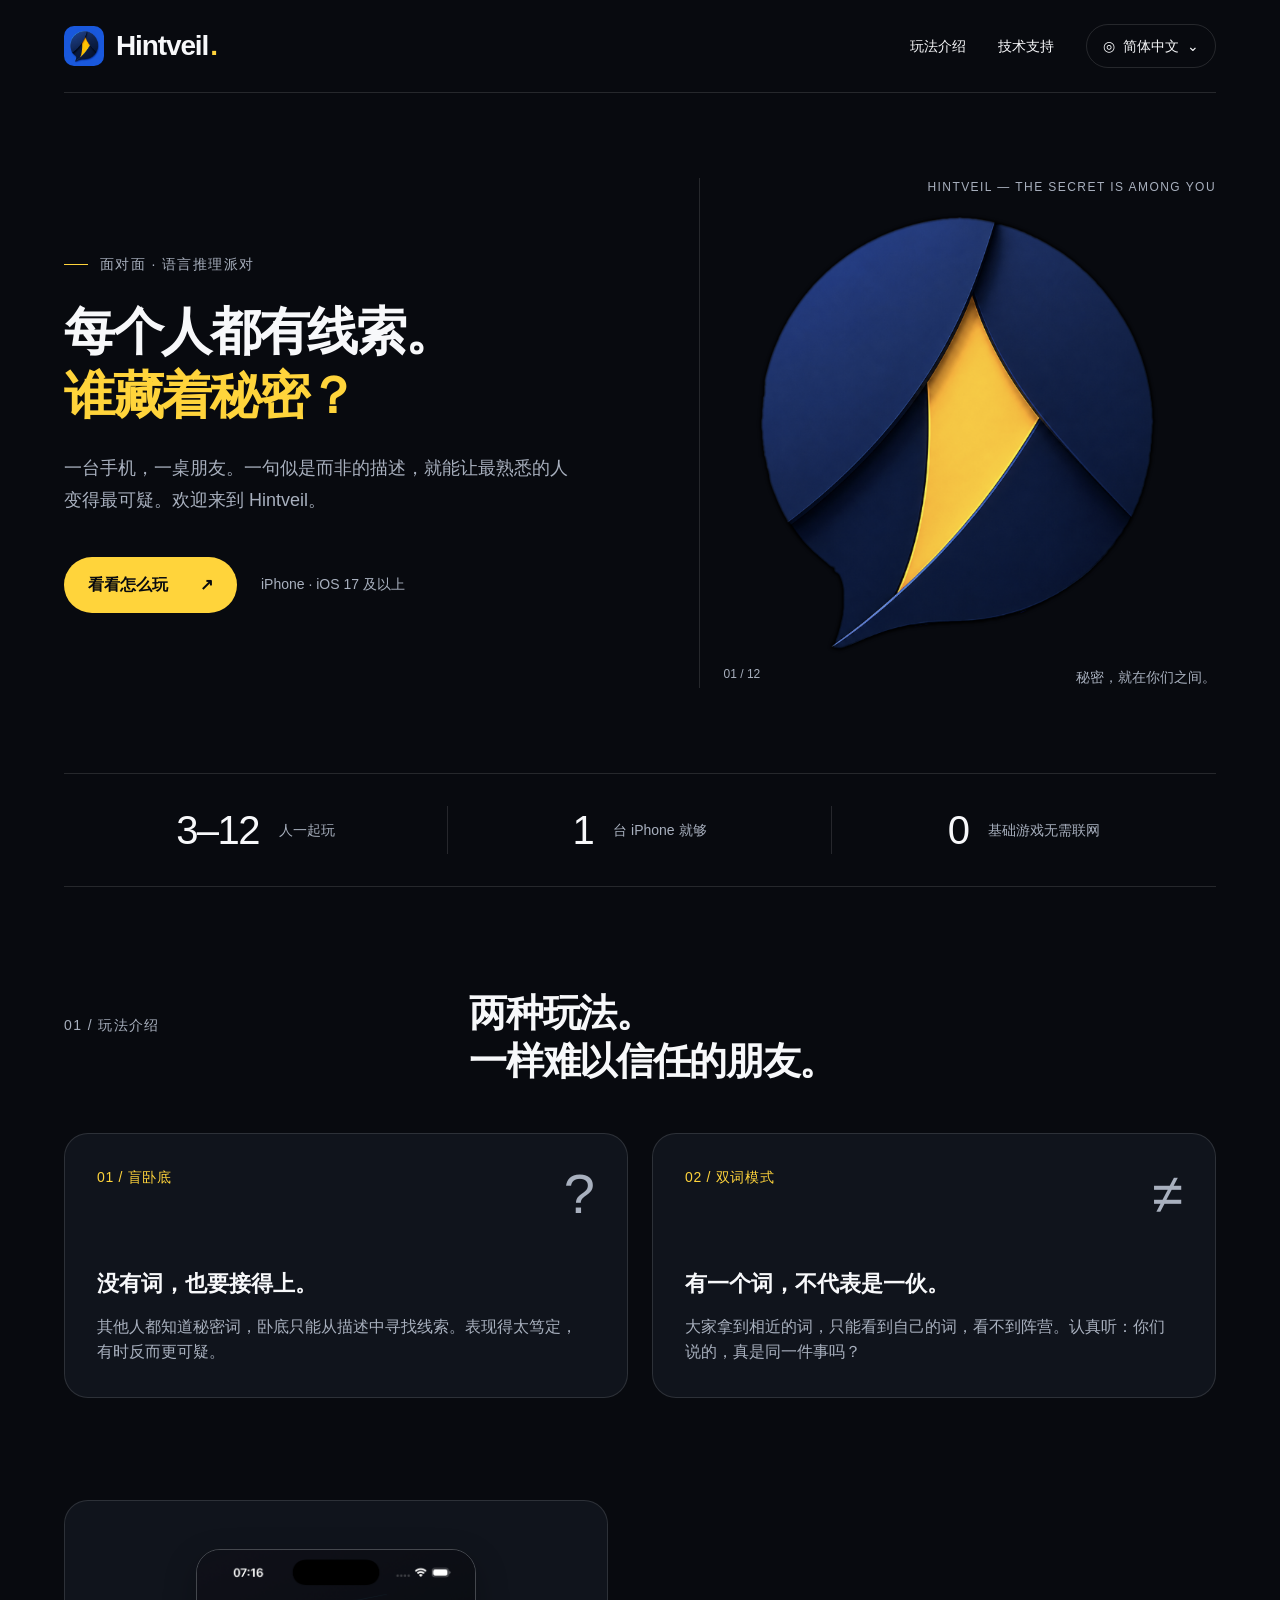
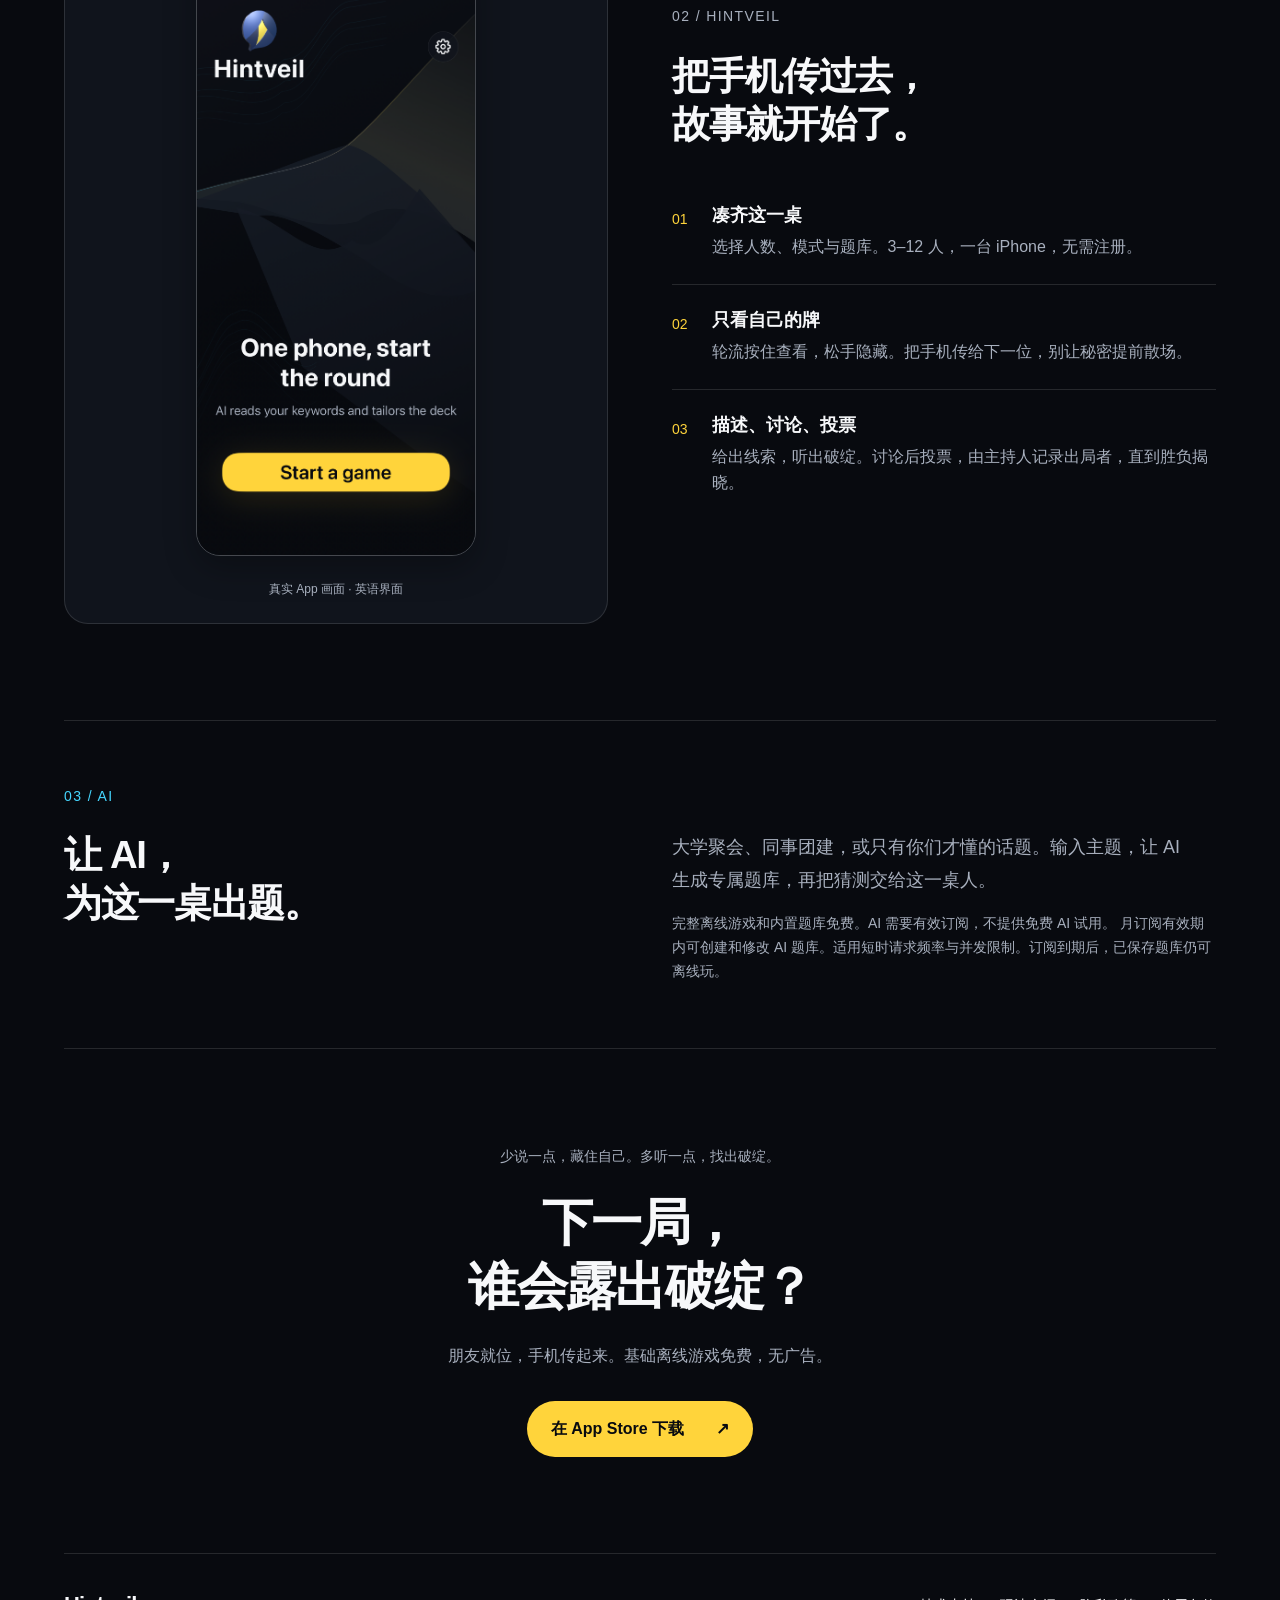
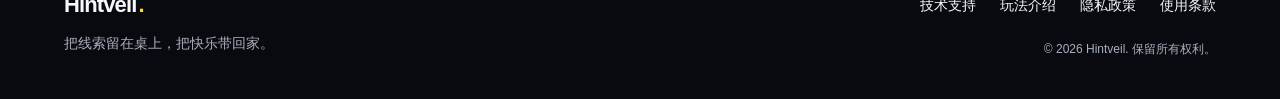
<file: index.html>
<!doctype html><html lang="zh-Hans"><head><meta charset="utf-8"><meta name="viewport" content="width=device-width,initial-scale=1"><meta name="color-scheme" content="dark"><meta name="theme-color" content="#080A0F"><title>Hintveil — 面对面 · 语言推理派对</title><meta name="description" content="一台手机，一桌朋友。一句似是而非的描述，就能让最熟悉的人变得最可疑。欢迎来到 Hintveil。"><meta property="og:title" content="Hintveil — 面对面 · 语言推理派对"><meta property="og:description" content="一台手机，一桌朋友。一句似是而非的描述，就能让最熟悉的人变得最可疑。欢迎来到 Hintveil。"><meta property="og:type" content="website"><link rel="canonical" href="https://zhangqun2009-netizen.github.io/Hintveil-website/index.html"><link rel="alternate" hreflang="zh-Hans" href="https://zhangqun2009-netizen.github.io/Hintveil-website/index.html"><link rel="alternate" hreflang="zh-Hant" href="https://zhangqun2009-netizen.github.io/Hintveil-website/zh-Hant/index.html"><link rel="alternate" hreflang="en" href="https://zhangqun2009-netizen.github.io/Hintveil-website/en/index.html"><link rel="alternate" hreflang="ja" href="https://zhangqun2009-netizen.github.io/Hintveil-website/ja/index.html"><link rel="alternate" hreflang="ko" href="https://zhangqun2009-netizen.github.io/Hintveil-website/ko/index.html"><link rel="icon" href="assets/icon.png"><link rel="apple-touch-icon" href="assets/icon.png"><link rel="stylesheet" href="styles.css"><script src="site.js" defer></script></head><body><a class="skip" href="#main">跳转至正文</a><header class="header wrap"><a class="brand" href="index.html" aria-label="Hintveil"><img src="assets/icon.png" alt="" width="40" height="40">Hintveil<span class="brand-period">.</span></a><nav class="main-nav" aria-label="玩法介绍"><a href="index.html#how">玩法介绍</a><a href="support/index.html" >技术支持</a></nav><details class="language"><summary aria-label="选择语言"><span aria-hidden="true">◎</span> 简体中文 <span aria-hidden="true">⌄</span></summary><nav aria-label="选择语言"><a href="index.html" lang="zh-Hans" hreflang="zh-Hans" aria-current="page">简体中文</a><a href="zh-Hant/index.html" lang="zh-Hant" hreflang="zh-Hant">繁體中文</a><a href="en/index.html" lang="en" hreflang="en">English</a><a href="ja/index.html" lang="ja" hreflang="ja">日本語</a><a href="ko/index.html" lang="ko" hreflang="ko">한국어</a></nav></details></header><main id="main"><section class="hero wrap"><div class="hero-copy"><p class="eyebrow"><span class="tiny-line"></span>面对面 · 语言推理派对</p><h1>每个人都有线索。<br><em>谁藏着秘密？</em></h1><p class="lede">一台手机，一桌朋友。一句似是而非的描述，就能让最熟悉的人变得最可疑。欢迎来到 Hintveil。</p><div class="hero-actions"><a class="button" href="#how">看看怎么玩 <span aria-hidden="true">↗</span></a><span class="availability">iPhone · iOS 17 及以上</span></div></div><div class="hero-art"><span class="art-label">HINTVEIL — THE SECRET IS AMONG YOU</span><img class="emblem" src="assets/emblem.png" width="588" height="656" alt="" fetchpriority="high"><span class="art-coordinate">01 / 12</span><span class="art-caption">秘密，就在你们之间。</span></div></section><section class="stats wrap" aria-label="Hintveil"><div><strong>3–12</strong><span>人一起玩</span></div><div><strong>1</strong><span>台 iPhone 就够</span></div><div><strong>0</strong><span>基础游戏无需联网</span></div></section><section class="modes-section wrap" id="modes"><div class="section-head"><p class="eyebrow">01 / 玩法介绍</p><h2>两种玩法。<br>一样难以信任的朋友。</h2></div><div class="modes"><article class="mode"><div class="mode-top"><span class="eyebrow">01 / 盲卧底</span><span class="mode-glyph" aria-hidden="true">?</span></div><h3>没有词，也要接得上。</h3><p>其他人都知道秘密词，卧底只能从描述中寻找线索。表现得太笃定，有时反而更可疑。</p></article><article class="mode"><div class="mode-top"><span class="eyebrow">02 / 双词模式</span><span class="mode-glyph" aria-hidden="true">≠</span></div><h3>有一个词，不代表是一伙。</h3><p>大家拿到相近的词，只能看到自己的词，看不到阵营。认真听：你们说的，真是同一件事吗？</p></article></div></section><section id="how" class="how-section wrap"><div class="screen-stage"><figure><img class="app-screen" src="assets/app-screen.png" width="1206" height="2622" alt="真实 App 画面 · 英语界面" loading="lazy"><figcaption>真实 App 画面 · 英语界面</figcaption></figure></div><div class="how-copy"><p class="eyebrow">02 / HINTVEIL</p><h2>把手机传过去，<br>故事就开始了。</h2><ol class="steps"><li><span class="step-number">01</span><div><h3>凑齐这一桌</h3><p>选择人数、模式与题库。3–12 人，一台 iPhone，无需注册。</p></div></li><li><span class="step-number">02</span><div><h3>只看自己的牌</h3><p>轮流按住查看，松手隐藏。把手机传给下一位，别让秘密提前散场。</p></div></li><li><span class="step-number">03</span><div><h3>描述、讨论、投票</h3><p>给出线索，听出破绽。讨论后投票，由主持人记录出局者，直到胜负揭晓。</p></div></li></ol></div></section><section class="ai-section wrap"><p class="eyebrow">03 / AI</p><div class="ai-grid"><h2>让 AI，<br>为这一桌出题。</h2><div><p class="lede">大学聚会、同事团建，或只有你们才懂的话题。输入主题，让 AI 生成专属题库，再把猜测交给这一桌人。</p><p class="small">完整离线游戏和内置题库免费。AI 需要有效订阅，不提供免费 AI 试用。 月订阅有效期内可创建和修改 AI 题库。适用短时请求频率与并发限制。订阅到期后，已保存题库仍可离线玩。</p></div></div></section><section class="closing wrap"><p class="eyebrow">少说一点，藏住自己。多听一点，找出破绽。</p><h2>下一局，<br>谁会露出破绽？</h2><p>朋友就位，手机传起来。基础离线游戏免费，无广告。</p><a class="button" href="https://apps.apple.com/app/id6810565005">在 App Store 下载 <span aria-hidden="true">↗</span></a></section></main><footer class="footer wrap"><div><a href="index.html" class="brand">Hintveil<span class="brand-period">.</span></a><p>把线索留在桌上，把快乐带回家。</p></div><div class="footer-links"><a href="support/index.html">技术支持</a><a href="index.html#how">玩法介绍</a><a href="legal.html#privacy">隐私政策</a><a href="legal.html#terms">使用条款</a><span>© 2026 Hintveil. 保留所有权利。</span></div></footer></body></html>
</file>
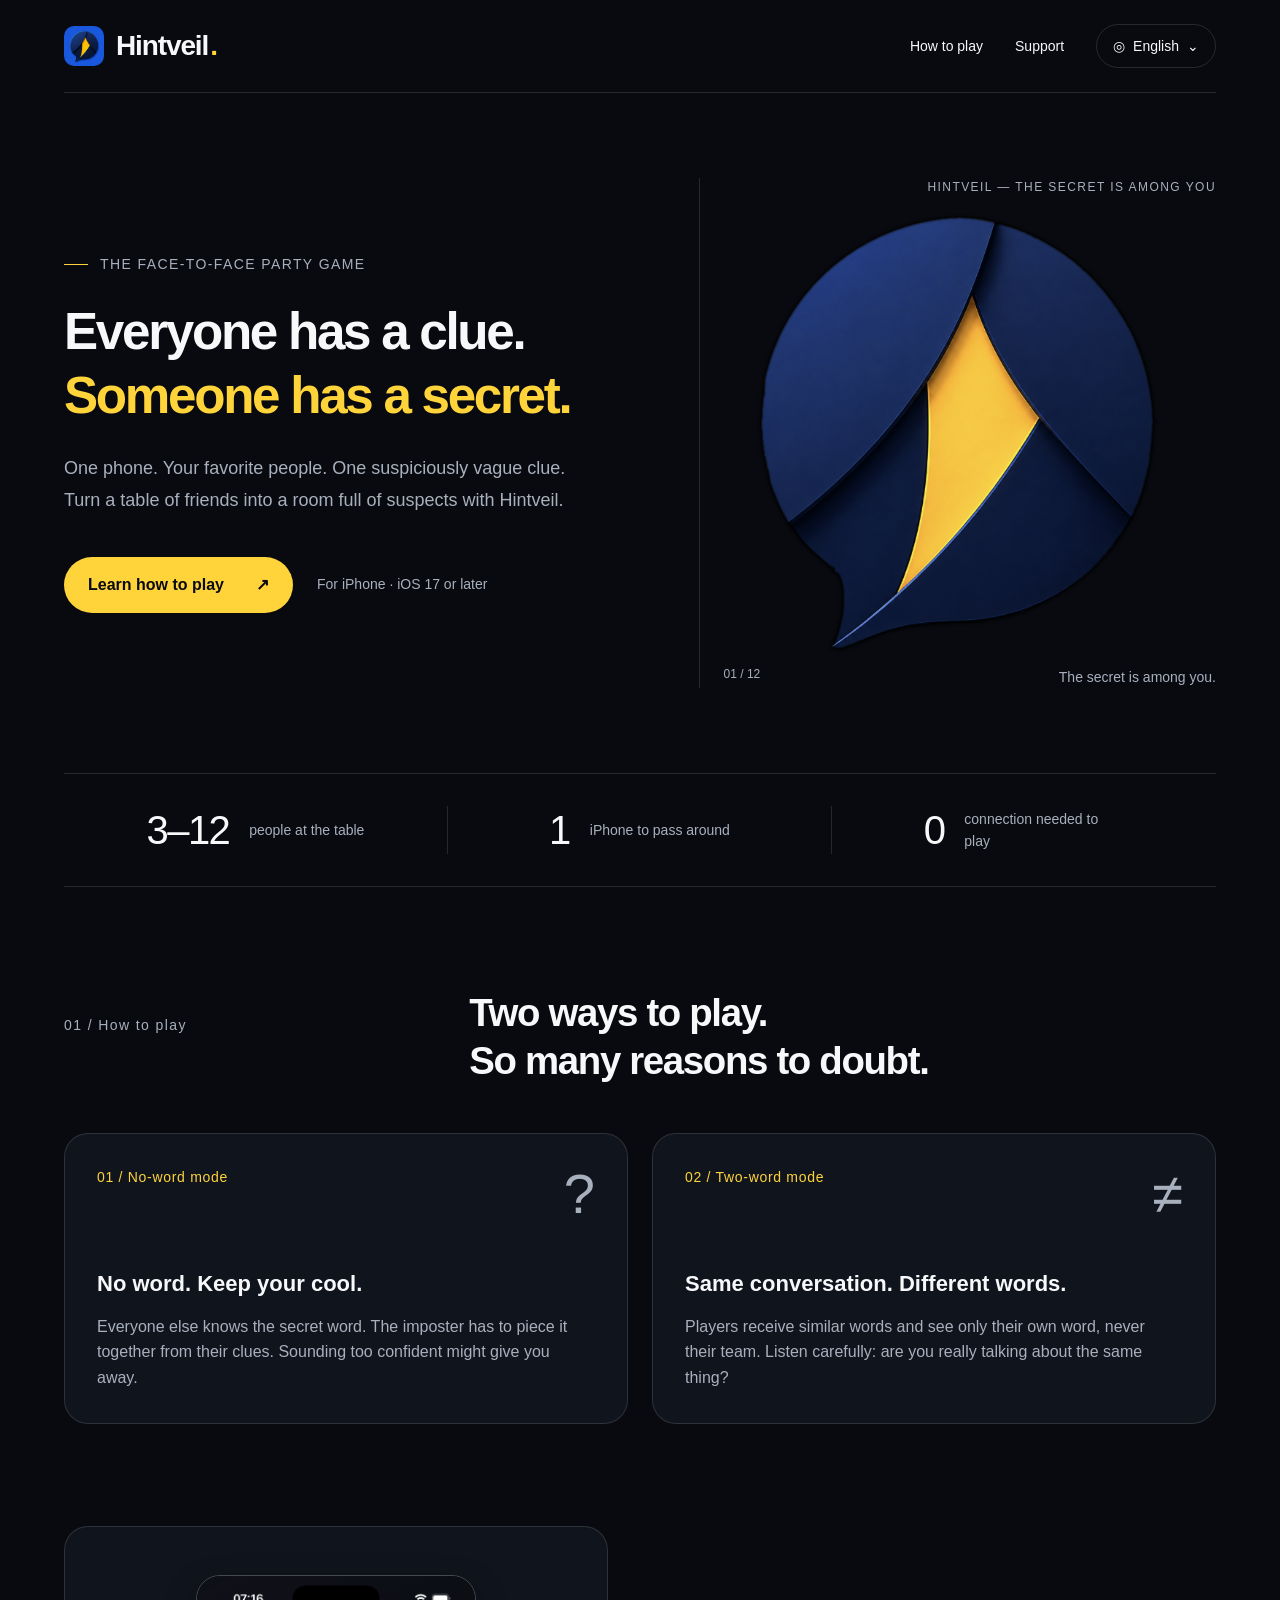
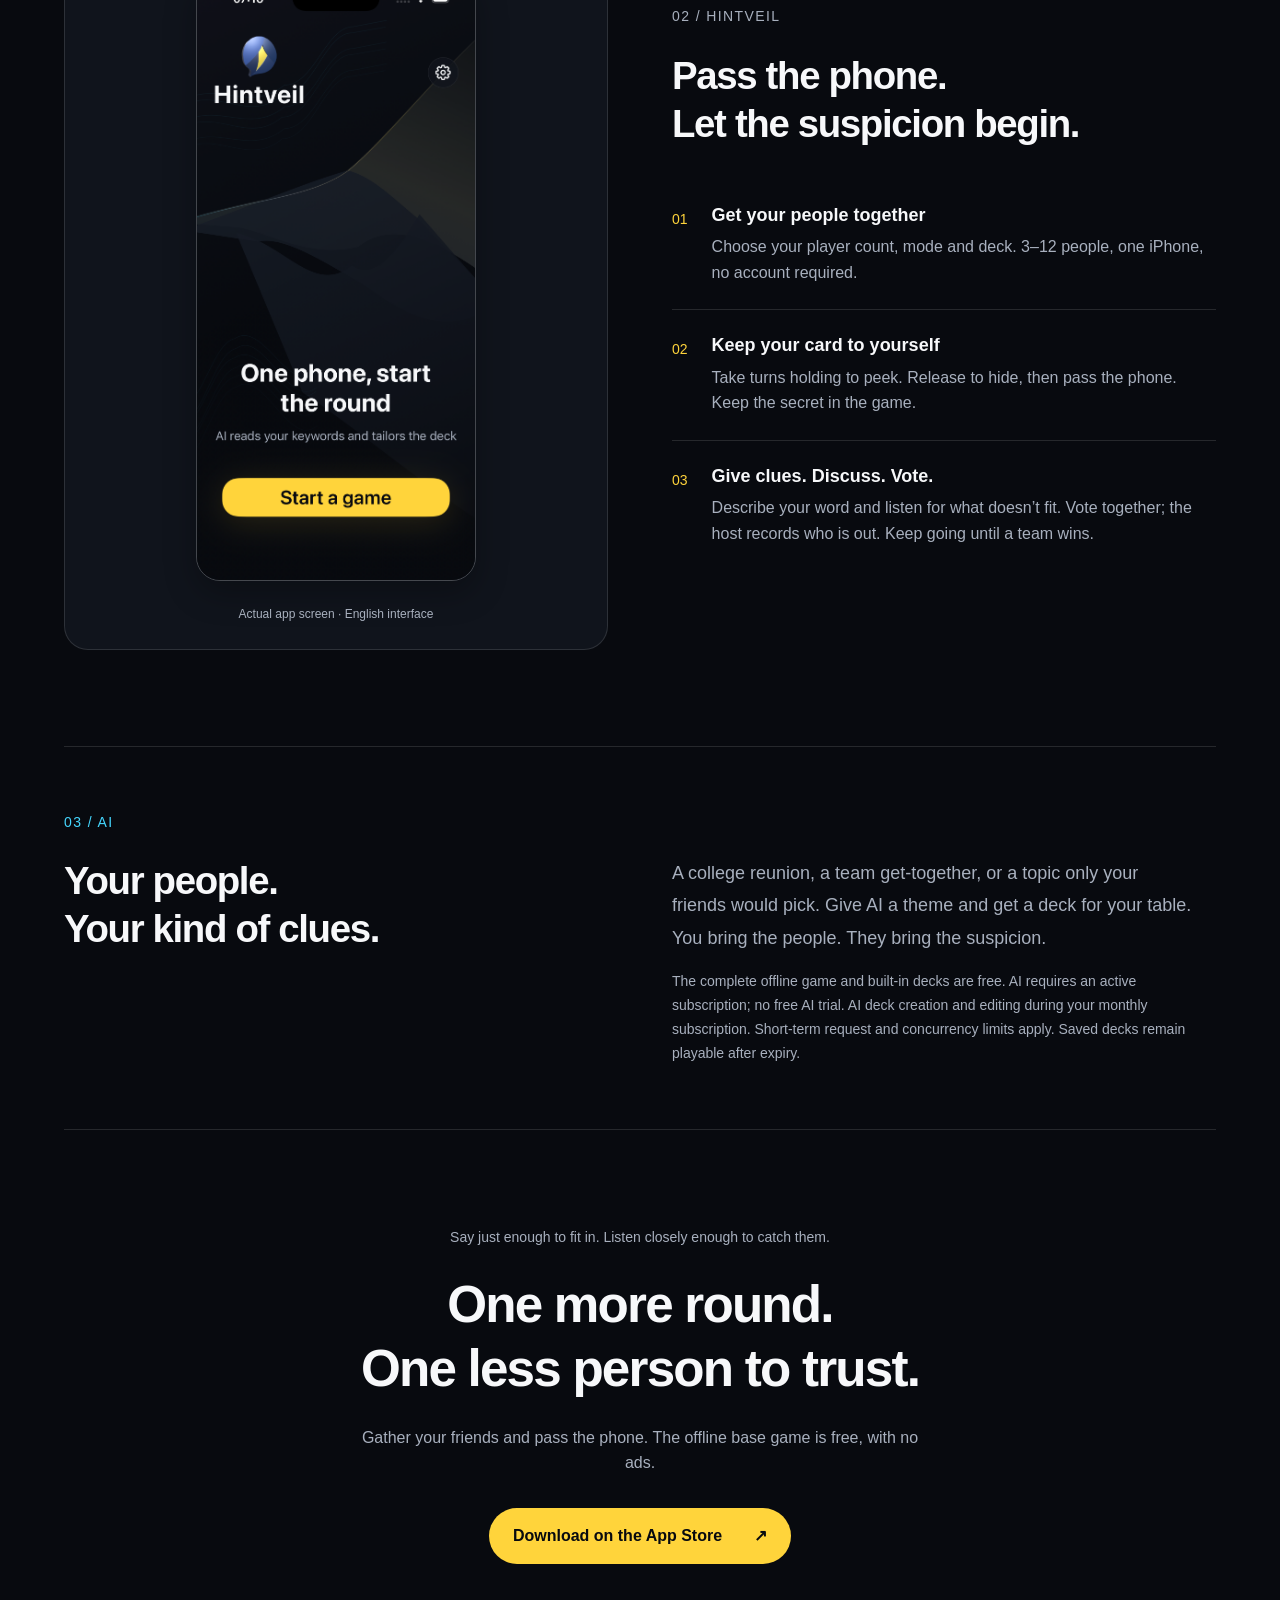
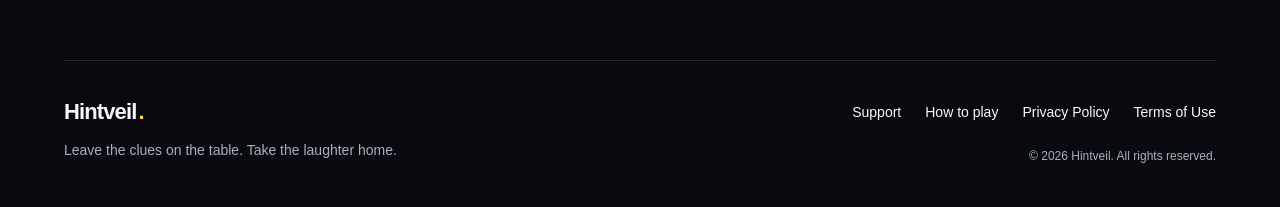
<file: en/index.html>
<!doctype html><html lang="en"><head><meta charset="utf-8"><meta name="viewport" content="width=device-width,initial-scale=1"><meta name="color-scheme" content="dark"><meta name="theme-color" content="#080A0F"><title>Hintveil — THE FACE-TO-FACE PARTY GAME</title><meta name="description" content="One phone. Your favorite people. One suspiciously vague clue. Turn a table of friends into a room full of suspects with Hintveil."><meta property="og:title" content="Hintveil — THE FACE-TO-FACE PARTY GAME"><meta property="og:description" content="One phone. Your favorite people. One suspiciously vague clue. Turn a table of friends into a room full of suspects with Hintveil."><meta property="og:type" content="website"><link rel="canonical" href="https://zhangqun2009-netizen.github.io/Hintveil-website/en/index.html"><link rel="alternate" hreflang="zh-Hans" href="https://zhangqun2009-netizen.github.io/Hintveil-website/index.html"><link rel="alternate" hreflang="zh-Hant" href="https://zhangqun2009-netizen.github.io/Hintveil-website/zh-Hant/index.html"><link rel="alternate" hreflang="en" href="https://zhangqun2009-netizen.github.io/Hintveil-website/en/index.html"><link rel="alternate" hreflang="ja" href="https://zhangqun2009-netizen.github.io/Hintveil-website/ja/index.html"><link rel="alternate" hreflang="ko" href="https://zhangqun2009-netizen.github.io/Hintveil-website/ko/index.html"><link rel="icon" href="../assets/icon.png"><link rel="apple-touch-icon" href="../assets/icon.png"><link rel="stylesheet" href="../styles.css"><script src="../site.js" defer></script></head><body><a class="skip" href="#main">Skip to content</a><header class="header wrap"><a class="brand" href="../en/index.html" aria-label="Hintveil"><img src="../assets/icon.png" alt="" width="40" height="40">Hintveil<span class="brand-period">.</span></a><nav class="main-nav" aria-label="How to play"><a href="../en/index.html#how">How to play</a><a href="../en/support/index.html" >Support</a></nav><details class="language"><summary aria-label="Choose language"><span aria-hidden="true">◎</span> English <span aria-hidden="true">⌄</span></summary><nav aria-label="Choose language"><a href="../index.html" lang="zh-Hans" hreflang="zh-Hans">简体中文</a><a href="../zh-Hant/index.html" lang="zh-Hant" hreflang="zh-Hant">繁體中文</a><a href="../en/index.html" lang="en" hreflang="en" aria-current="page">English</a><a href="../ja/index.html" lang="ja" hreflang="ja">日本語</a><a href="../ko/index.html" lang="ko" hreflang="ko">한국어</a></nav></details></header><main id="main"><section class="hero wrap"><div class="hero-copy"><p class="eyebrow"><span class="tiny-line"></span>THE FACE-TO-FACE PARTY GAME</p><h1>Everyone has a clue.<br><em>Someone has a secret.</em></h1><p class="lede">One phone. Your favorite people. One suspiciously vague clue. Turn a table of friends into a room full of suspects with Hintveil.</p><div class="hero-actions"><a class="button" href="#how">Learn how to play <span aria-hidden="true">↗</span></a><span class="availability">For iPhone · iOS 17 or later</span></div></div><div class="hero-art"><span class="art-label">HINTVEIL — THE SECRET IS AMONG YOU</span><img class="emblem" src="../assets/emblem.png" width="588" height="656" alt="" fetchpriority="high"><span class="art-coordinate">01 / 12</span><span class="art-caption">The secret is among you.</span></div></section><section class="stats wrap" aria-label="Hintveil"><div><strong>3–12</strong><span>people at the table</span></div><div><strong>1</strong><span>iPhone to pass around</span></div><div><strong>0</strong><span>connection needed to play</span></div></section><section class="modes-section wrap" id="modes"><div class="section-head"><p class="eyebrow">01 / How to play</p><h2>Two ways to play.<br>So many reasons to doubt.</h2></div><div class="modes"><article class="mode"><div class="mode-top"><span class="eyebrow">01 / No-word mode</span><span class="mode-glyph" aria-hidden="true">?</span></div><h3>No word. Keep your cool.</h3><p>Everyone else knows the secret word. The imposter has to piece it together from their clues. Sounding too confident might give you away.</p></article><article class="mode"><div class="mode-top"><span class="eyebrow">02 / Two-word mode</span><span class="mode-glyph" aria-hidden="true">≠</span></div><h3>Same conversation. Different words.</h3><p>Players receive similar words and see only their own word, never their team. Listen carefully: are you really talking about the same thing?</p></article></div></section><section id="how" class="how-section wrap"><div class="screen-stage"><figure><img class="app-screen" src="../assets/app-screen.png" width="1206" height="2622" alt="Actual app screen · English interface" loading="lazy"><figcaption>Actual app screen · English interface</figcaption></figure></div><div class="how-copy"><p class="eyebrow">02 / HINTVEIL</p><h2>Pass the phone.<br>Let the suspicion begin.</h2><ol class="steps"><li><span class="step-number">01</span><div><h3>Get your people together</h3><p>Choose your player count, mode and deck. 3–12 people, one iPhone, no account required.</p></div></li><li><span class="step-number">02</span><div><h3>Keep your card to yourself</h3><p>Take turns holding to peek. Release to hide, then pass the phone. Keep the secret in the game.</p></div></li><li><span class="step-number">03</span><div><h3>Give clues. Discuss. Vote.</h3><p>Describe your word and listen for what doesn’t fit. Vote together; the host records who is out. Keep going until a team wins.</p></div></li></ol></div></section><section class="ai-section wrap"><p class="eyebrow">03 / AI</p><div class="ai-grid"><h2>Your people.<br>Your kind of clues.</h2><div><p class="lede">A college reunion, a team get-together, or a topic only your friends would pick. Give AI a theme and get a deck for your table. You bring the people. They bring the suspicion.</p><p class="small">The complete offline game and built-in decks are free. AI requires an active subscription; no free AI trial. AI deck creation and editing during your monthly subscription. Short-term request and concurrency limits apply. Saved decks remain playable after expiry.</p></div></div></section><section class="closing wrap"><p class="eyebrow">Say just enough to fit in. Listen closely enough to catch them.</p><h2>One more round.<br>One less person to trust.</h2><p>Gather your friends and pass the phone. The offline base game is free, with no ads.</p><a class="button" href="https://apps.apple.com/app/id6810565005">Download on the App Store <span aria-hidden="true">↗</span></a></section></main><footer class="footer wrap"><div><a href="../en/index.html" class="brand">Hintveil<span class="brand-period">.</span></a><p>Leave the clues on the table. Take the laughter home.</p></div><div class="footer-links"><a href="../en/support/index.html">Support</a><a href="../en/index.html#how">How to play</a><a href="../en/legal.html#privacy">Privacy Policy</a><a href="../en/legal.html#terms">Terms of Use</a><span>© 2026 Hintveil. All rights reserved.</span></div></footer></body></html>
</file>
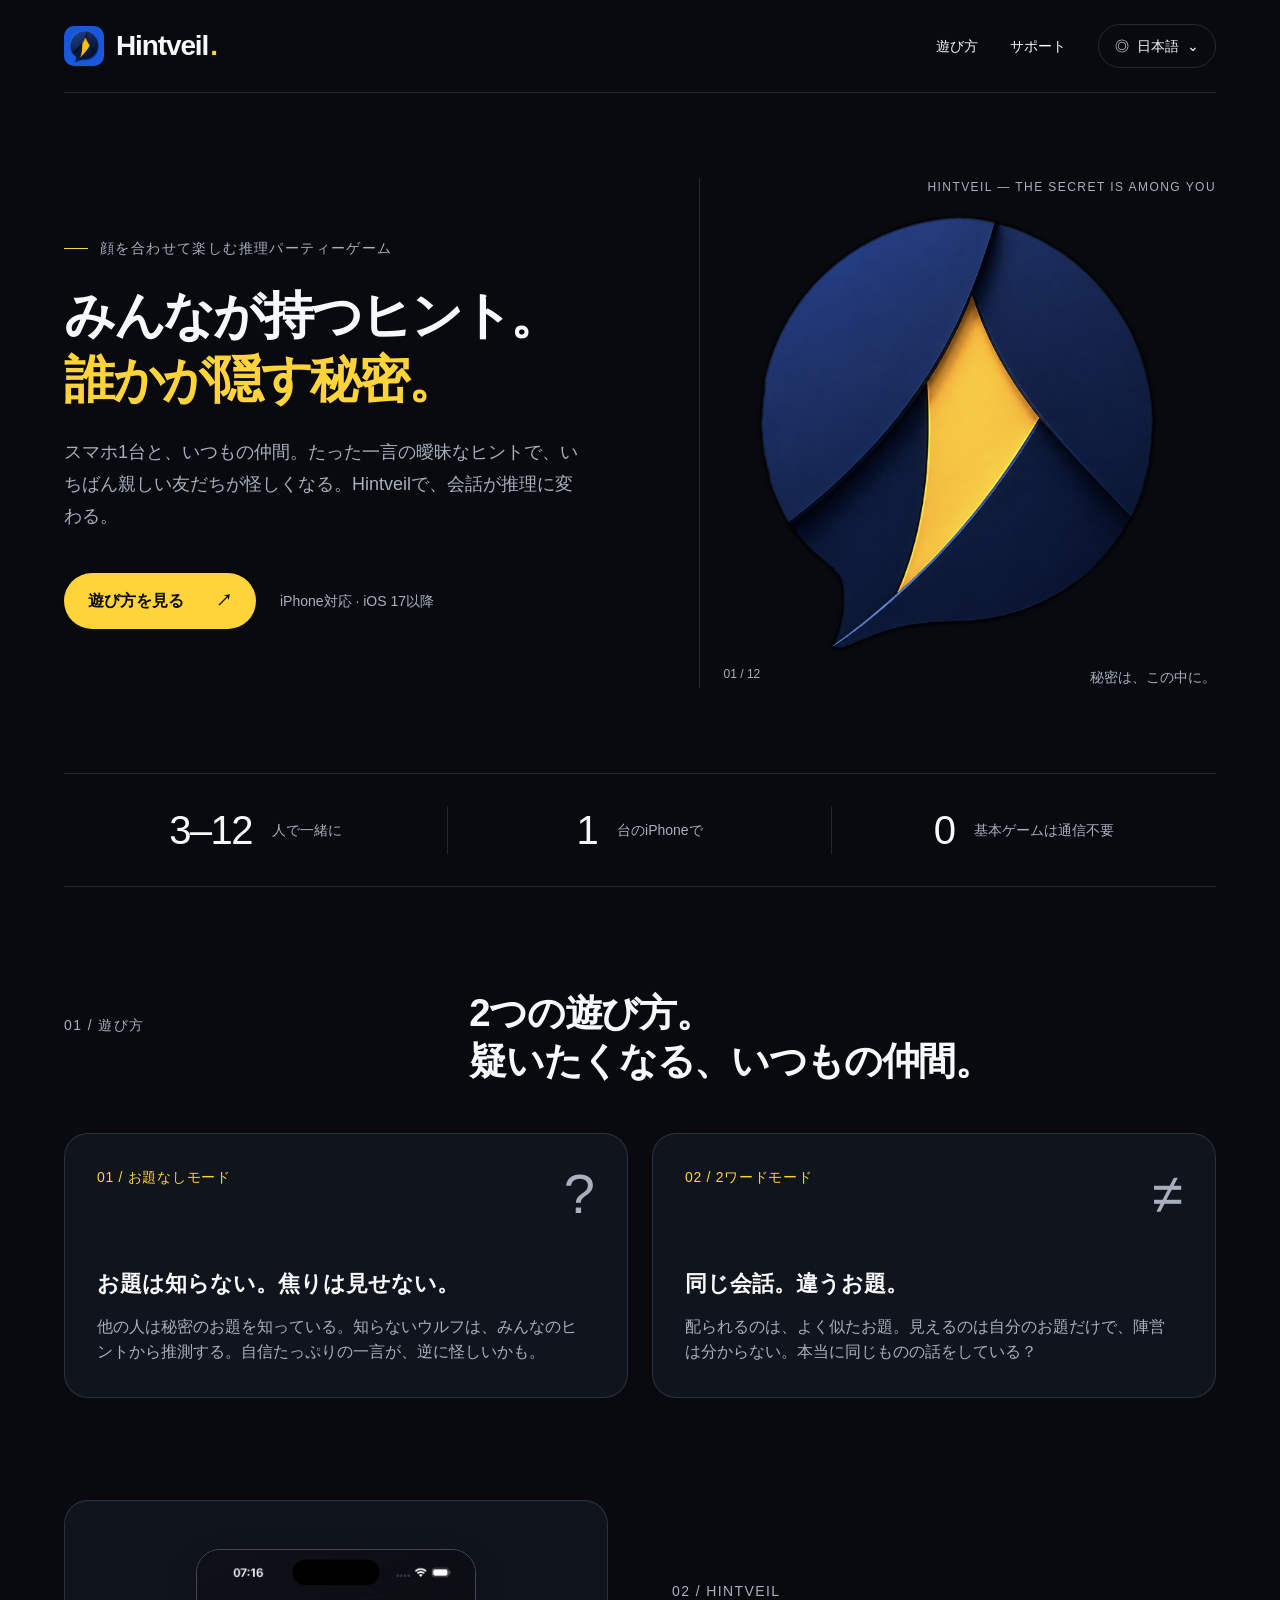
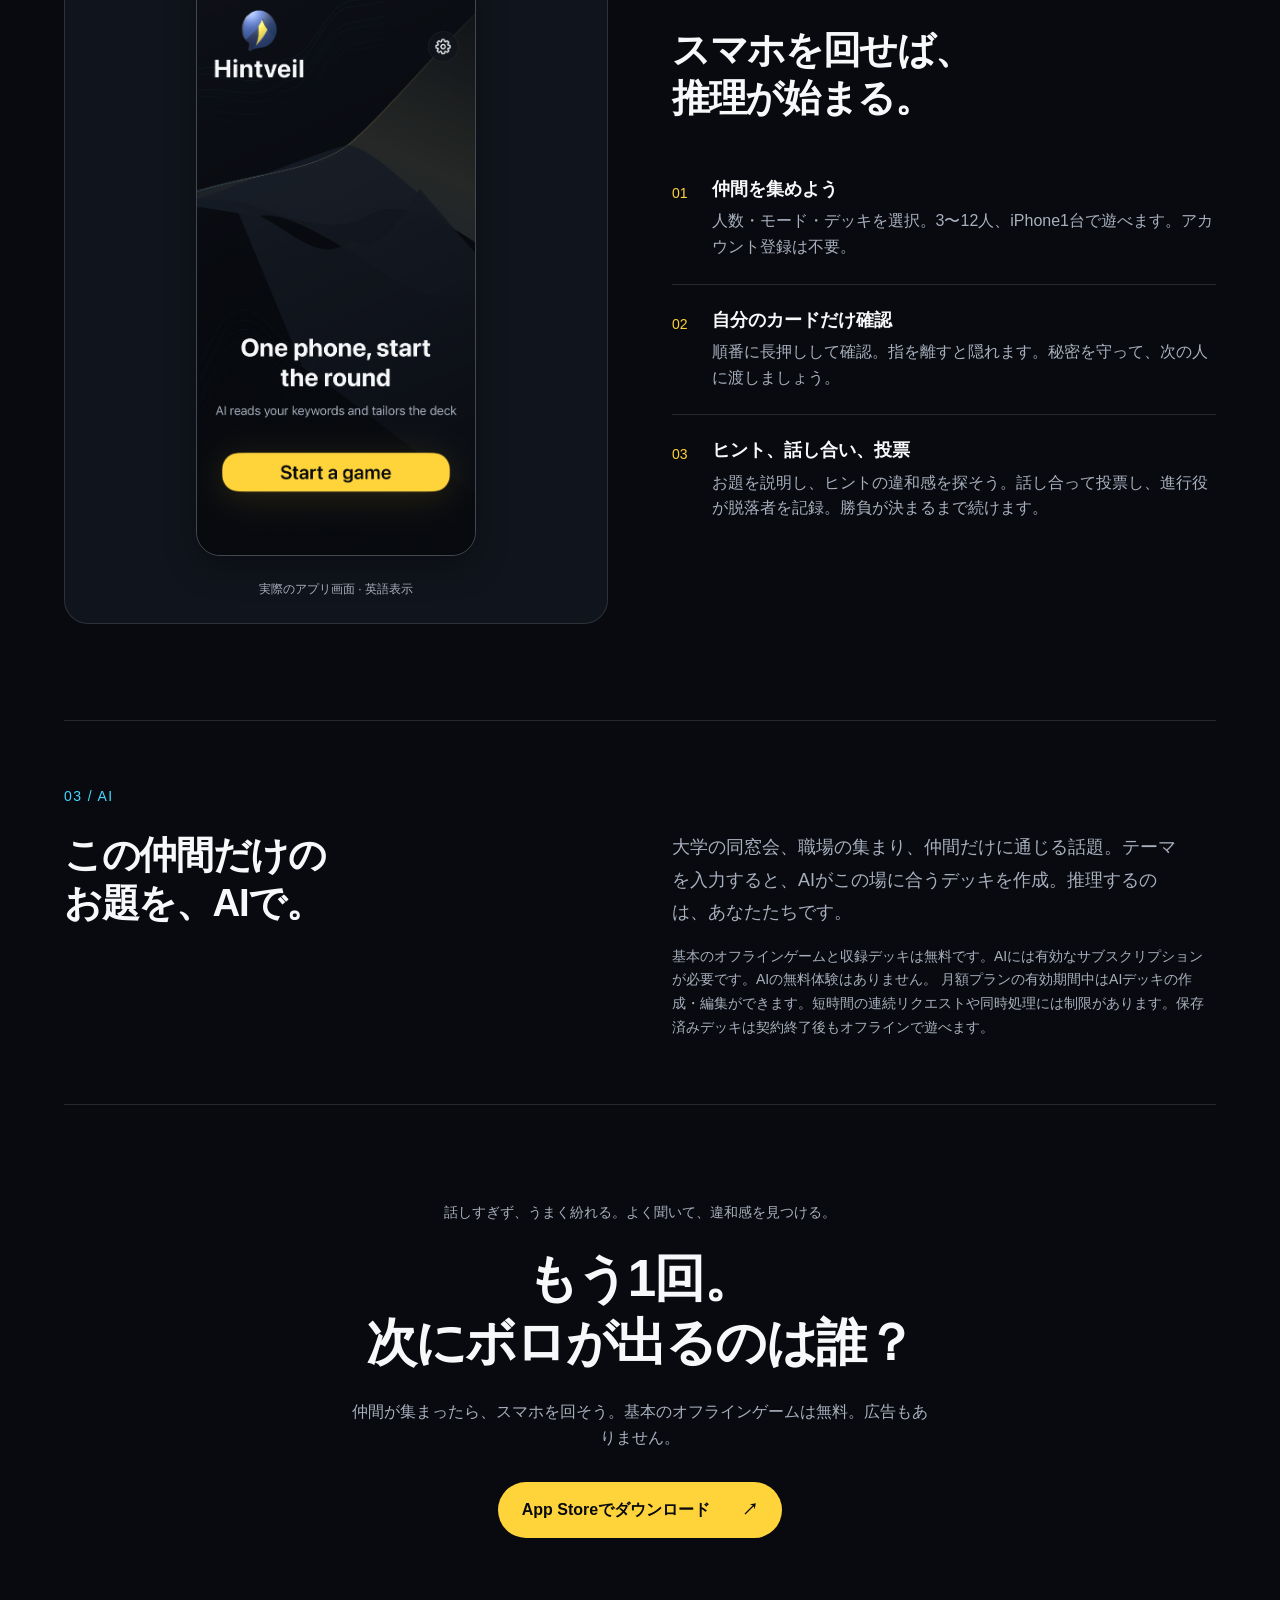
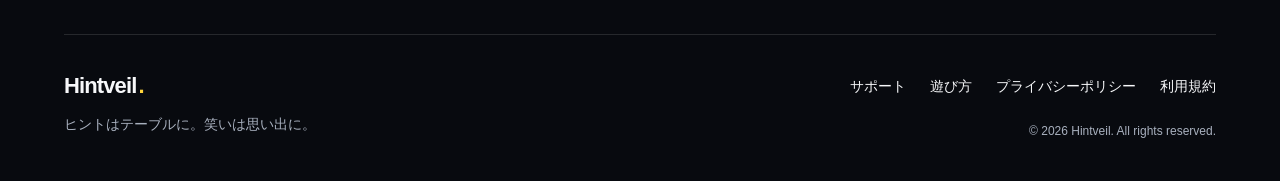
<file: ja/index.html>
<!doctype html><html lang="ja"><head><meta charset="utf-8"><meta name="viewport" content="width=device-width,initial-scale=1"><meta name="color-scheme" content="dark"><meta name="theme-color" content="#080A0F"><title>Hintveil — 顔を合わせて楽しむ推理パーティーゲーム</title><meta name="description" content="スマホ1台と、いつもの仲間。たった一言の曖昧なヒントで、いちばん親しい友だちが怪しくなる。Hintveilで、会話が推理に変わる。"><meta property="og:title" content="Hintveil — 顔を合わせて楽しむ推理パーティーゲーム"><meta property="og:description" content="スマホ1台と、いつもの仲間。たった一言の曖昧なヒントで、いちばん親しい友だちが怪しくなる。Hintveilで、会話が推理に変わる。"><meta property="og:type" content="website"><link rel="canonical" href="https://zhangqun2009-netizen.github.io/Hintveil-website/ja/index.html"><link rel="alternate" hreflang="zh-Hans" href="https://zhangqun2009-netizen.github.io/Hintveil-website/index.html"><link rel="alternate" hreflang="zh-Hant" href="https://zhangqun2009-netizen.github.io/Hintveil-website/zh-Hant/index.html"><link rel="alternate" hreflang="en" href="https://zhangqun2009-netizen.github.io/Hintveil-website/en/index.html"><link rel="alternate" hreflang="ja" href="https://zhangqun2009-netizen.github.io/Hintveil-website/ja/index.html"><link rel="alternate" hreflang="ko" href="https://zhangqun2009-netizen.github.io/Hintveil-website/ko/index.html"><link rel="icon" href="../assets/icon.png"><link rel="apple-touch-icon" href="../assets/icon.png"><link rel="stylesheet" href="../styles.css"><script src="../site.js" defer></script></head><body><a class="skip" href="#main">本文へ移動</a><header class="header wrap"><a class="brand" href="../ja/index.html" aria-label="Hintveil"><img src="../assets/icon.png" alt="" width="40" height="40">Hintveil<span class="brand-period">.</span></a><nav class="main-nav" aria-label="遊び方"><a href="../ja/index.html#how">遊び方</a><a href="../ja/support/index.html" >サポート</a></nav><details class="language"><summary aria-label="言語を選択"><span aria-hidden="true">◎</span> 日本語 <span aria-hidden="true">⌄</span></summary><nav aria-label="言語を選択"><a href="../index.html" lang="zh-Hans" hreflang="zh-Hans">简体中文</a><a href="../zh-Hant/index.html" lang="zh-Hant" hreflang="zh-Hant">繁體中文</a><a href="../en/index.html" lang="en" hreflang="en">English</a><a href="../ja/index.html" lang="ja" hreflang="ja" aria-current="page">日本語</a><a href="../ko/index.html" lang="ko" hreflang="ko">한국어</a></nav></details></header><main id="main"><section class="hero wrap"><div class="hero-copy"><p class="eyebrow"><span class="tiny-line"></span>顔を合わせて楽しむ推理パーティーゲーム</p><h1>みんなが持つヒント。<br><em>誰かが隠す秘密。</em></h1><p class="lede">スマホ1台と、いつもの仲間。たった一言の曖昧なヒントで、いちばん親しい友だちが怪しくなる。Hintveilで、会話が推理に変わる。</p><div class="hero-actions"><a class="button" href="#how">遊び方を見る <span aria-hidden="true">↗</span></a><span class="availability">iPhone対応 · iOS 17以降</span></div></div><div class="hero-art"><span class="art-label">HINTVEIL — THE SECRET IS AMONG YOU</span><img class="emblem" src="../assets/emblem.png" width="588" height="656" alt="" fetchpriority="high"><span class="art-coordinate">01 / 12</span><span class="art-caption">秘密は、この中に。</span></div></section><section class="stats wrap" aria-label="Hintveil"><div><strong>3–12</strong><span>人で一緒に</span></div><div><strong>1</strong><span>台のiPhoneで</span></div><div><strong>0</strong><span>基本ゲームは通信不要</span></div></section><section class="modes-section wrap" id="modes"><div class="section-head"><p class="eyebrow">01 / 遊び方</p><h2>2つの遊び方。<br>疑いたくなる、いつもの仲間。</h2></div><div class="modes"><article class="mode"><div class="mode-top"><span class="eyebrow">01 / お題なしモード</span><span class="mode-glyph" aria-hidden="true">?</span></div><h3>お題は知らない。焦りは見せない。</h3><p>他の人は秘密のお題を知っている。知らないウルフは、みんなのヒントから推測する。自信たっぷりの一言が、逆に怪しいかも。</p></article><article class="mode"><div class="mode-top"><span class="eyebrow">02 / 2ワードモード</span><span class="mode-glyph" aria-hidden="true">≠</span></div><h3>同じ会話。違うお題。</h3><p>配られるのは、よく似たお題。見えるのは自分のお題だけで、陣営は分からない。本当に同じものの話をしている？</p></article></div></section><section id="how" class="how-section wrap"><div class="screen-stage"><figure><img class="app-screen" src="../assets/app-screen.png" width="1206" height="2622" alt="実際のアプリ画面 · 英語表示" loading="lazy"><figcaption>実際のアプリ画面 · 英語表示</figcaption></figure></div><div class="how-copy"><p class="eyebrow">02 / HINTVEIL</p><h2>スマホを回せば、<br>推理が始まる。</h2><ol class="steps"><li><span class="step-number">01</span><div><h3>仲間を集めよう</h3><p>人数・モード・デッキを選択。3〜12人、iPhone1台で遊べます。アカウント登録は不要。</p></div></li><li><span class="step-number">02</span><div><h3>自分のカードだけ確認</h3><p>順番に長押しして確認。指を離すと隠れます。秘密を守って、次の人に渡しましょう。</p></div></li><li><span class="step-number">03</span><div><h3>ヒント、話し合い、投票</h3><p>お題を説明し、ヒントの違和感を探そう。話し合って投票し、進行役が脱落者を記録。勝負が決まるまで続けます。</p></div></li></ol></div></section><section class="ai-section wrap"><p class="eyebrow">03 / AI</p><div class="ai-grid"><h2>この仲間だけの<br>お題を、AIで。</h2><div><p class="lede">大学の同窓会、職場の集まり、仲間だけに通じる話題。テーマを入力すると、AIがこの場に合うデッキを作成。推理するのは、あなたたちです。</p><p class="small">基本のオフラインゲームと収録デッキは無料です。AIには有効なサブスクリプションが必要です。AIの無料体験はありません。 月額プランの有効期間中はAIデッキの作成・編集ができます。短時間の連続リクエストや同時処理には制限があります。保存済みデッキは契約終了後もオフラインで遊べます。</p></div></div></section><section class="closing wrap"><p class="eyebrow">話しすぎず、うまく紛れる。よく聞いて、違和感を見つける。</p><h2>もう1回。<br>次にボロが出るのは誰？</h2><p>仲間が集まったら、スマホを回そう。基本のオフラインゲームは無料。広告もありません。</p><a class="button" href="https://apps.apple.com/app/id6810565005">App Storeでダウンロード <span aria-hidden="true">↗</span></a></section></main><footer class="footer wrap"><div><a href="../ja/index.html" class="brand">Hintveil<span class="brand-period">.</span></a><p>ヒントはテーブルに。笑いは思い出に。</p></div><div class="footer-links"><a href="../ja/support/index.html">サポート</a><a href="../ja/index.html#how">遊び方</a><a href="../ja/legal.html#privacy">プライバシーポリシー</a><a href="../ja/legal.html#terms">利用規約</a><span>© 2026 Hintveil. All rights reserved.</span></div></footer></body></html>
</file>
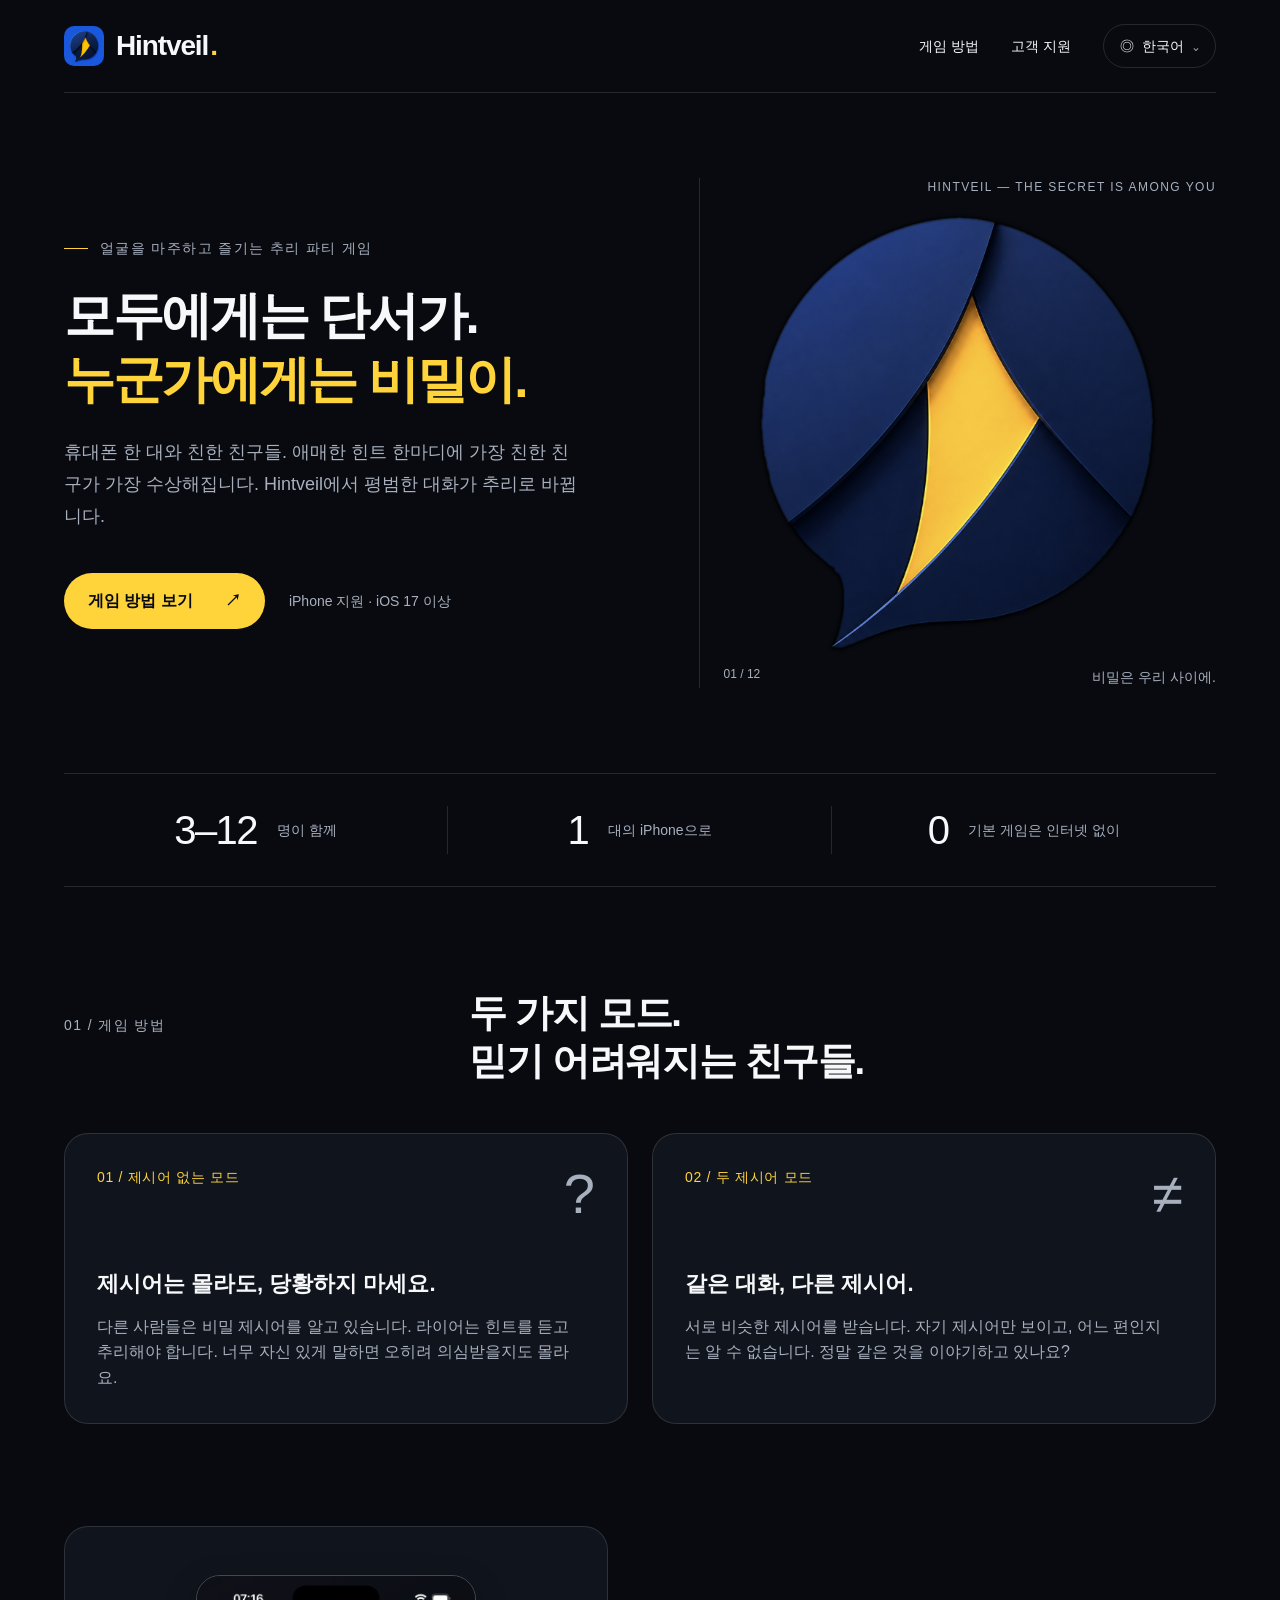
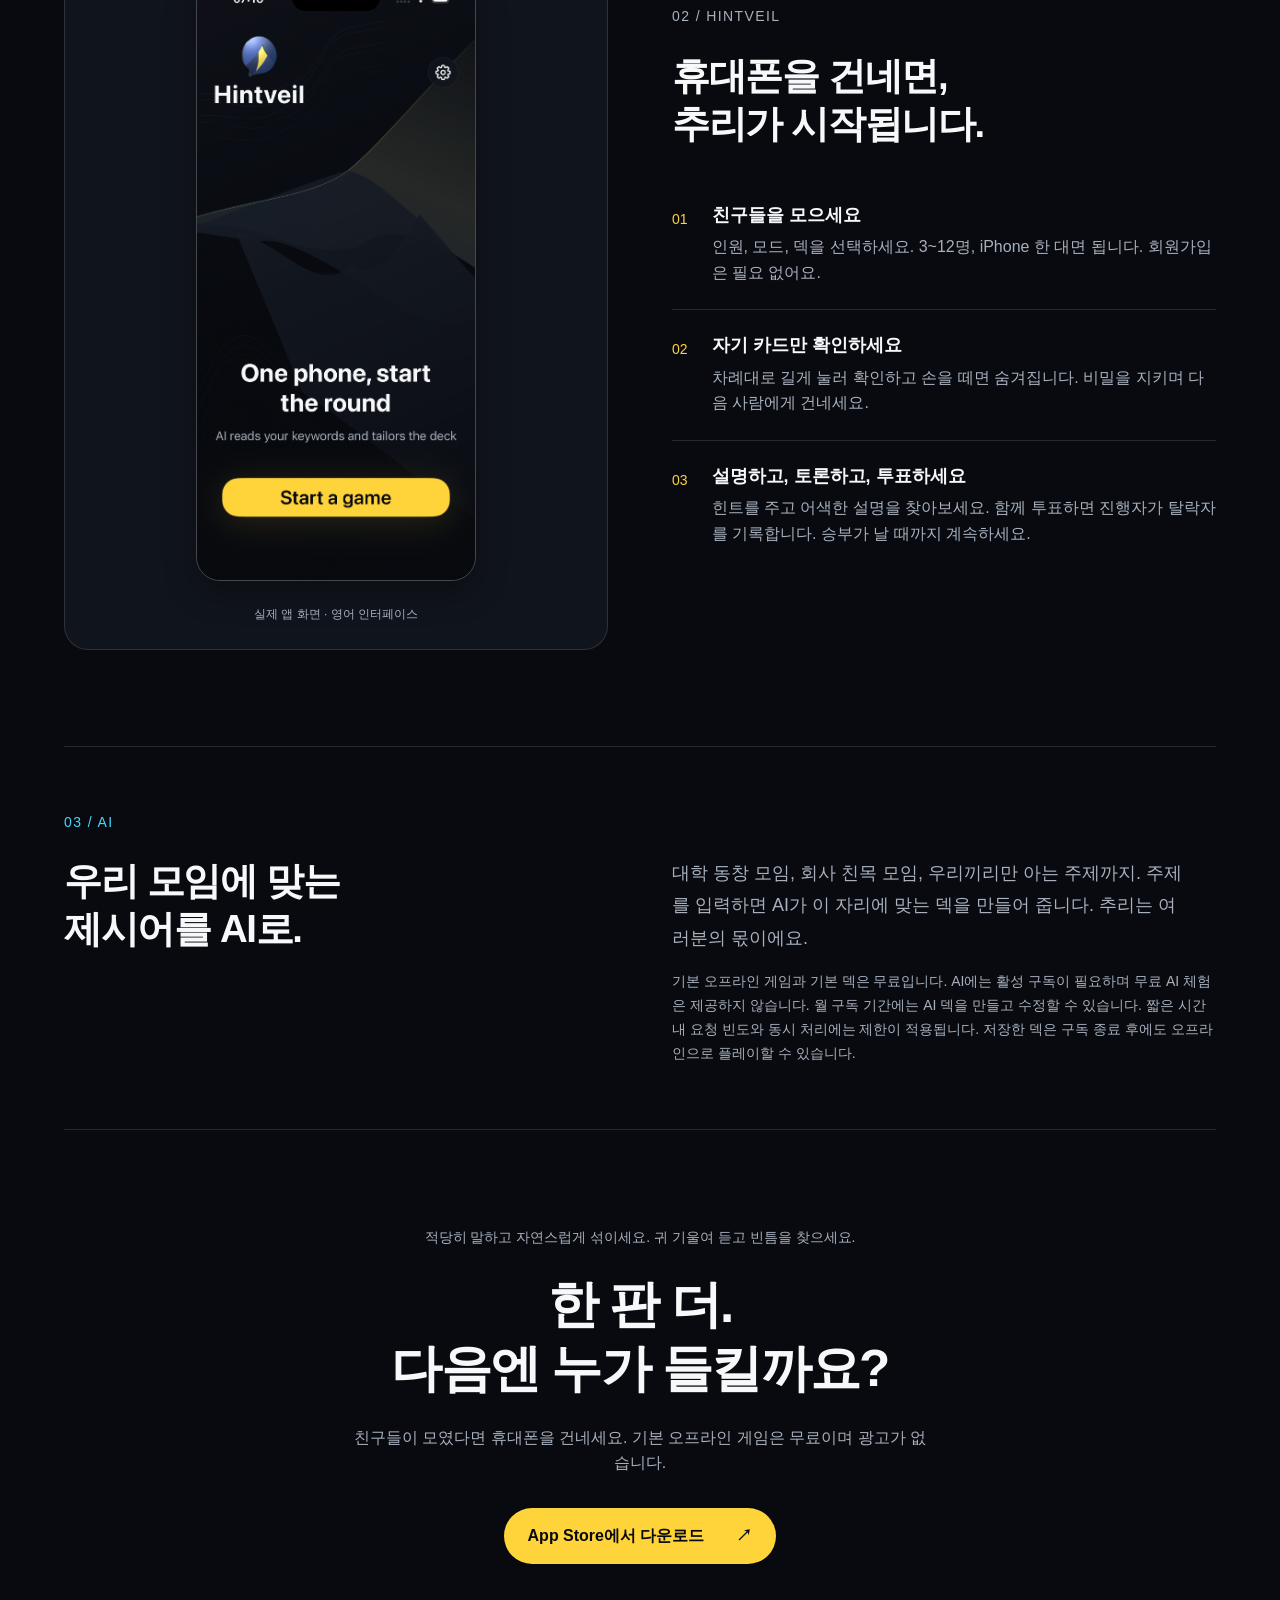
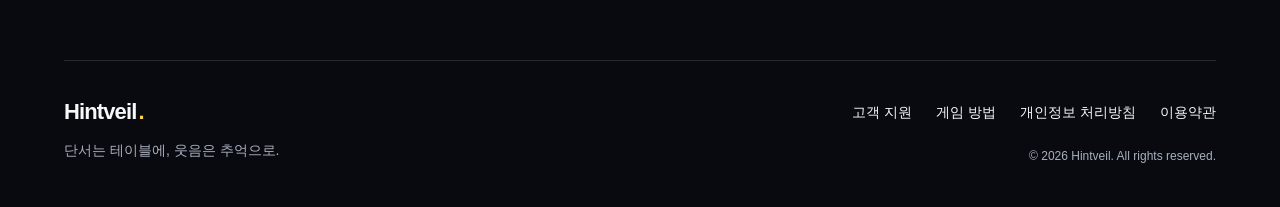
<file: ko/index.html>
<!doctype html><html lang="ko"><head><meta charset="utf-8"><meta name="viewport" content="width=device-width,initial-scale=1"><meta name="color-scheme" content="dark"><meta name="theme-color" content="#080A0F"><title>Hintveil — 얼굴을 마주하고 즐기는 추리 파티 게임</title><meta name="description" content="휴대폰 한 대와 친한 친구들. 애매한 힌트 한마디에 가장 친한 친구가 가장 수상해집니다. Hintveil에서 평범한 대화가 추리로 바뀝니다."><meta property="og:title" content="Hintveil — 얼굴을 마주하고 즐기는 추리 파티 게임"><meta property="og:description" content="휴대폰 한 대와 친한 친구들. 애매한 힌트 한마디에 가장 친한 친구가 가장 수상해집니다. Hintveil에서 평범한 대화가 추리로 바뀝니다."><meta property="og:type" content="website"><link rel="canonical" href="https://zhangqun2009-netizen.github.io/Hintveil-website/ko/index.html"><link rel="alternate" hreflang="zh-Hans" href="https://zhangqun2009-netizen.github.io/Hintveil-website/index.html"><link rel="alternate" hreflang="zh-Hant" href="https://zhangqun2009-netizen.github.io/Hintveil-website/zh-Hant/index.html"><link rel="alternate" hreflang="en" href="https://zhangqun2009-netizen.github.io/Hintveil-website/en/index.html"><link rel="alternate" hreflang="ja" href="https://zhangqun2009-netizen.github.io/Hintveil-website/ja/index.html"><link rel="alternate" hreflang="ko" href="https://zhangqun2009-netizen.github.io/Hintveil-website/ko/index.html"><link rel="icon" href="../assets/icon.png"><link rel="apple-touch-icon" href="../assets/icon.png"><link rel="stylesheet" href="../styles.css"><script src="../site.js" defer></script></head><body><a class="skip" href="#main">본문으로 건너뛰기</a><header class="header wrap"><a class="brand" href="../ko/index.html" aria-label="Hintveil"><img src="../assets/icon.png" alt="" width="40" height="40">Hintveil<span class="brand-period">.</span></a><nav class="main-nav" aria-label="게임 방법"><a href="../ko/index.html#how">게임 방법</a><a href="../ko/support/index.html" >고객 지원</a></nav><details class="language"><summary aria-label="언어 선택"><span aria-hidden="true">◎</span> 한국어 <span aria-hidden="true">⌄</span></summary><nav aria-label="언어 선택"><a href="../index.html" lang="zh-Hans" hreflang="zh-Hans">简体中文</a><a href="../zh-Hant/index.html" lang="zh-Hant" hreflang="zh-Hant">繁體中文</a><a href="../en/index.html" lang="en" hreflang="en">English</a><a href="../ja/index.html" lang="ja" hreflang="ja">日本語</a><a href="../ko/index.html" lang="ko" hreflang="ko" aria-current="page">한국어</a></nav></details></header><main id="main"><section class="hero wrap"><div class="hero-copy"><p class="eyebrow"><span class="tiny-line"></span>얼굴을 마주하고 즐기는 추리 파티 게임</p><h1>모두에게는 단서가.<br><em>누군가에게는 비밀이.</em></h1><p class="lede">휴대폰 한 대와 친한 친구들. 애매한 힌트 한마디에 가장 친한 친구가 가장 수상해집니다. Hintveil에서 평범한 대화가 추리로 바뀝니다.</p><div class="hero-actions"><a class="button" href="#how">게임 방법 보기 <span aria-hidden="true">↗</span></a><span class="availability">iPhone 지원 · iOS 17 이상</span></div></div><div class="hero-art"><span class="art-label">HINTVEIL — THE SECRET IS AMONG YOU</span><img class="emblem" src="../assets/emblem.png" width="588" height="656" alt="" fetchpriority="high"><span class="art-coordinate">01 / 12</span><span class="art-caption">비밀은 우리 사이에.</span></div></section><section class="stats wrap" aria-label="Hintveil"><div><strong>3–12</strong><span>명이 함께</span></div><div><strong>1</strong><span>대의 iPhone으로</span></div><div><strong>0</strong><span>기본 게임은 인터넷 없이</span></div></section><section class="modes-section wrap" id="modes"><div class="section-head"><p class="eyebrow">01 / 게임 방법</p><h2>두 가지 모드.<br>믿기 어려워지는 친구들.</h2></div><div class="modes"><article class="mode"><div class="mode-top"><span class="eyebrow">01 / 제시어 없는 모드</span><span class="mode-glyph" aria-hidden="true">?</span></div><h3>제시어는 몰라도, 당황하지 마세요.</h3><p>다른 사람들은 비밀 제시어를 알고 있습니다. 라이어는 힌트를 듣고 추리해야 합니다. 너무 자신 있게 말하면 오히려 의심받을지도 몰라요.</p></article><article class="mode"><div class="mode-top"><span class="eyebrow">02 / 두 제시어 모드</span><span class="mode-glyph" aria-hidden="true">≠</span></div><h3>같은 대화, 다른 제시어.</h3><p>서로 비슷한 제시어를 받습니다. 자기 제시어만 보이고, 어느 편인지는 알 수 없습니다. 정말 같은 것을 이야기하고 있나요?</p></article></div></section><section id="how" class="how-section wrap"><div class="screen-stage"><figure><img class="app-screen" src="../assets/app-screen.png" width="1206" height="2622" alt="실제 앱 화면 · 영어 인터페이스" loading="lazy"><figcaption>실제 앱 화면 · 영어 인터페이스</figcaption></figure></div><div class="how-copy"><p class="eyebrow">02 / HINTVEIL</p><h2>휴대폰을 건네면,<br>추리가 시작됩니다.</h2><ol class="steps"><li><span class="step-number">01</span><div><h3>친구들을 모으세요</h3><p>인원, 모드, 덱을 선택하세요. 3~12명, iPhone 한 대면 됩니다. 회원가입은 필요 없어요.</p></div></li><li><span class="step-number">02</span><div><h3>자기 카드만 확인하세요</h3><p>차례대로 길게 눌러 확인하고 손을 떼면 숨겨집니다. 비밀을 지키며 다음 사람에게 건네세요.</p></div></li><li><span class="step-number">03</span><div><h3>설명하고, 토론하고, 투표하세요</h3><p>힌트를 주고 어색한 설명을 찾아보세요. 함께 투표하면 진행자가 탈락자를 기록합니다. 승부가 날 때까지 계속하세요.</p></div></li></ol></div></section><section class="ai-section wrap"><p class="eyebrow">03 / AI</p><div class="ai-grid"><h2>우리 모임에 맞는<br>제시어를 AI로.</h2><div><p class="lede">대학 동창 모임, 회사 친목 모임, 우리끼리만 아는 주제까지. 주제를 입력하면 AI가 이 자리에 맞는 덱을 만들어 줍니다. 추리는 여러분의 몫이에요.</p><p class="small">기본 오프라인 게임과 기본 덱은 무료입니다. AI에는 활성 구독이 필요하며 무료 AI 체험은 제공하지 않습니다. 월 구독 기간에는 AI 덱을 만들고 수정할 수 있습니다. 짧은 시간 내 요청 빈도와 동시 처리에는 제한이 적용됩니다. 저장한 덱은 구독 종료 후에도 오프라인으로 플레이할 수 있습니다.</p></div></div></section><section class="closing wrap"><p class="eyebrow">적당히 말하고 자연스럽게 섞이세요. 귀 기울여 듣고 빈틈을 찾으세요.</p><h2>한 판 더.<br>다음엔 누가 들킬까요?</h2><p>친구들이 모였다면 휴대폰을 건네세요. 기본 오프라인 게임은 무료이며 광고가 없습니다.</p><a class="button" href="https://apps.apple.com/app/id6810565005">App Store에서 다운로드 <span aria-hidden="true">↗</span></a></section></main><footer class="footer wrap"><div><a href="../ko/index.html" class="brand">Hintveil<span class="brand-period">.</span></a><p>단서는 테이블에, 웃음은 추억으로.</p></div><div class="footer-links"><a href="../ko/support/index.html">고객 지원</a><a href="../ko/index.html#how">게임 방법</a><a href="../ko/legal.html#privacy">개인정보 처리방침</a><a href="../ko/legal.html#terms">이용약관</a><span>© 2026 Hintveil. All rights reserved.</span></div></footer></body></html>
</file>
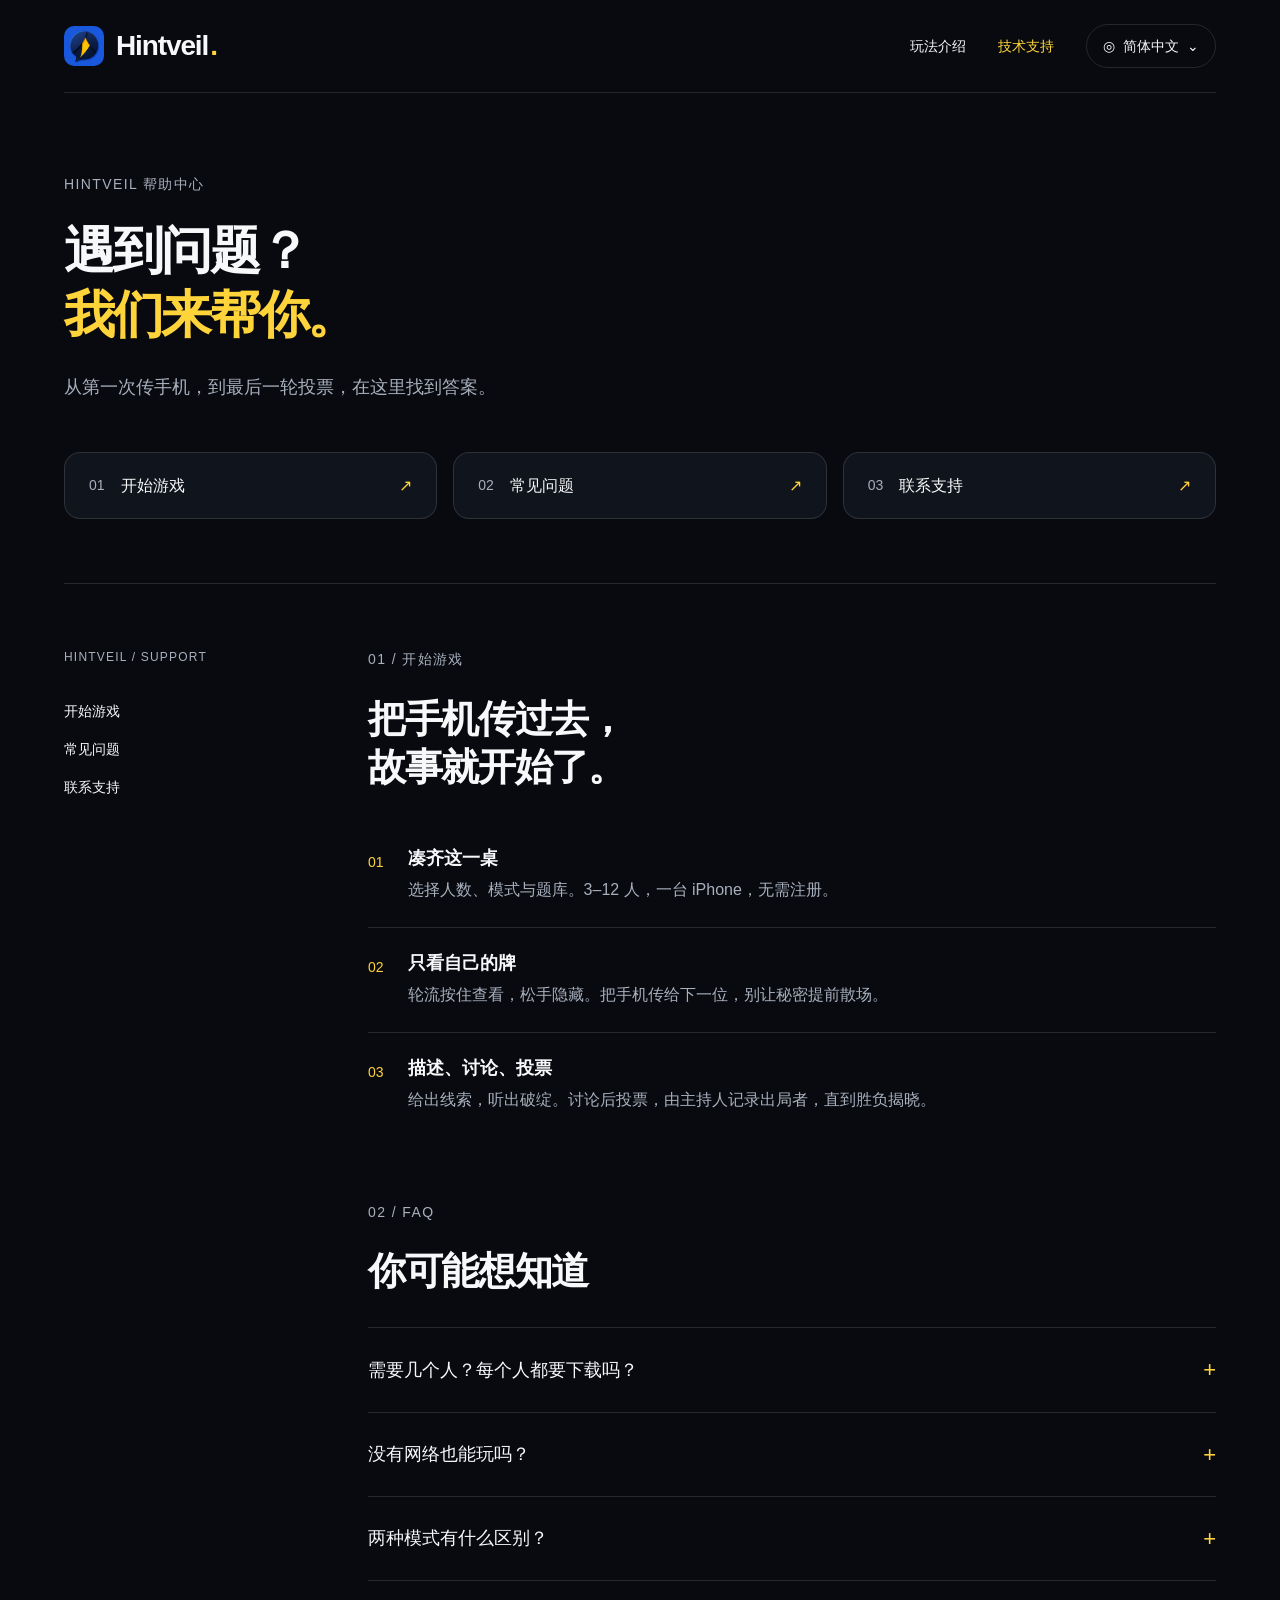
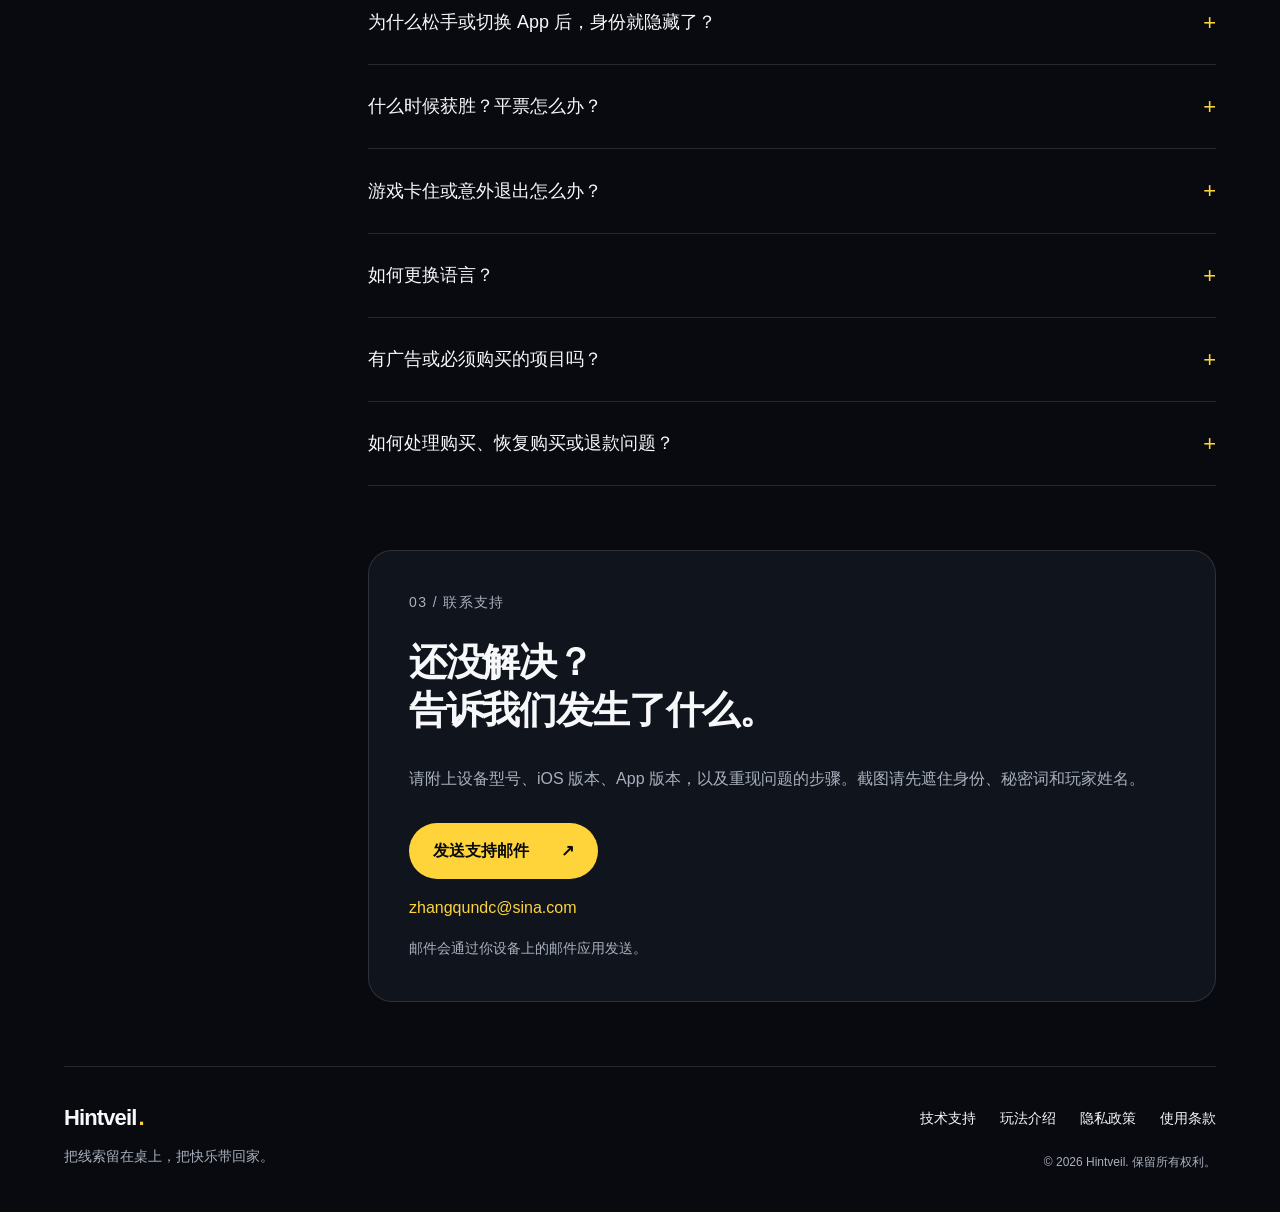
<file: support/index.html>
<!doctype html><html lang="zh-Hans"><head><meta charset="utf-8"><meta name="viewport" content="width=device-width,initial-scale=1"><meta name="color-scheme" content="dark"><meta name="theme-color" content="#080A0F"><title>Hintveil — 技术支持</title><meta name="description" content="Hintveil 技术支持：玩法说明、常见问题、故障排查与联系支持。"><meta property="og:title" content="Hintveil — 技术支持"><meta property="og:description" content="Hintveil 技术支持：玩法说明、常见问题、故障排查与联系支持。"><meta property="og:type" content="website"><link rel="canonical" href="https://zhangqun2009-netizen.github.io/Hintveil-website/support/index.html"><link rel="alternate" hreflang="zh-Hans" href="https://zhangqun2009-netizen.github.io/Hintveil-website/support/index.html"><link rel="alternate" hreflang="zh-Hant" href="https://zhangqun2009-netizen.github.io/Hintveil-website/zh-Hant/support/index.html"><link rel="alternate" hreflang="en" href="https://zhangqun2009-netizen.github.io/Hintveil-website/en/support/index.html"><link rel="alternate" hreflang="ja" href="https://zhangqun2009-netizen.github.io/Hintveil-website/ja/support/index.html"><link rel="alternate" hreflang="ko" href="https://zhangqun2009-netizen.github.io/Hintveil-website/ko/support/index.html"><link rel="icon" href="../assets/icon.png"><link rel="apple-touch-icon" href="../assets/icon.png"><link rel="stylesheet" href="../styles.css"><script src="../site.js" defer></script></head><body><a class="skip" href="#main">跳转至正文</a><header class="header wrap"><a class="brand" href="../index.html" aria-label="Hintveil"><img src="../assets/icon.png" alt="" width="40" height="40">Hintveil<span class="brand-period">.</span></a><nav class="main-nav" aria-label="玩法介绍"><a href="../index.html#how">玩法介绍</a><a href="../support/index.html" aria-current="page">技术支持</a></nav><details class="language"><summary aria-label="选择语言"><span aria-hidden="true">◎</span> 简体中文 <span aria-hidden="true">⌄</span></summary><nav aria-label="选择语言"><a href="../support/index.html" lang="zh-Hans" hreflang="zh-Hans" aria-current="page">简体中文</a><a href="../zh-Hant/support/index.html" lang="zh-Hant" hreflang="zh-Hant">繁體中文</a><a href="../en/support/index.html" lang="en" hreflang="en">English</a><a href="../ja/support/index.html" lang="ja" hreflang="ja">日本語</a><a href="../ko/support/index.html" lang="ko" hreflang="ko">한국어</a></nav></details></header><main id="main"><section class="support-hero wrap"><p class="eyebrow">HINTVEIL 帮助中心</p><h1>遇到问题？<br><em>我们来帮你。</em></h1><p class="lede">从第一次传手机，到最后一轮投票，在这里找到答案。</p><nav class="quick-links"><a href="#start"><span>01</span>开始游戏 <span aria-hidden="true">↗</span></a><a href="#faq"><span>02</span>常见问题 <span aria-hidden="true">↗</span></a><a href="#contact"><span>03</span>联系支持 <span aria-hidden="true">↗</span></a></nav></section><div class="support-layout wrap"><aside><span class="eyebrow">HINTVEIL / SUPPORT</span><a href="#start">开始游戏</a><a href="#faq">常见问题</a><a href="#contact">联系支持</a></aside><div><section id="start" class="support-section"><p class="eyebrow">01 / 开始游戏</p><h2>把手机传过去，<br>故事就开始了。</h2><ol class="steps"><li><span class="step-number">01</span><div><h3>凑齐这一桌</h3><p>选择人数、模式与题库。3–12 人，一台 iPhone，无需注册。</p></div></li><li><span class="step-number">02</span><div><h3>只看自己的牌</h3><p>轮流按住查看，松手隐藏。把手机传给下一位，别让秘密提前散场。</p></div></li><li><span class="step-number">03</span><div><h3>描述、讨论、投票</h3><p>给出线索，听出破绽。讨论后投票，由主持人记录出局者，直到胜负揭晓。</p></div></li></ol></section><section id="faq" class="support-section"><p class="eyebrow">02 / FAQ</p><h2>你可能想知道</h2><div class="faq-list"><details class="faq"><summary>需要几个人？每个人都要下载吗？<span aria-hidden="true">+</span></summary><p>支持 3–12 人面对面一起玩，只需要一台运行 iOS 17 或更新版本的 iPhone。大家轮流传手机，无需各自下载或创建账户。</p></details><details class="faq"><summary>没有网络也能玩吗？<span aria-hidden="true">+</span></summary><p>基础题库和本地游戏可以离线使用。AI 题库生成需要网络；AI 暂时不可用时，可以继续选择本地题库。</p></details><details class="faq"><summary>两种模式有什么区别？<span aria-hidden="true">+</span></summary><p>盲卧底模式中，平民知道秘密词，卧底不知道。双词模式中，每个人只能看到自己的词，不显示阵营；大家通过描述与投票找出卧底。</p></details><details class="faq"><summary>为什么松手或切换 App 后，身份就隐藏了？<span aria-hidden="true">+</span></summary><p>这是保护身份的正常行为。按住查看，松手隐藏；切换 App 或进入后台时，界面会遮挡身份。返回后按安全传手机流程继续。</p></details><details class="faq"><summary>什么时候获胜？平票怎么办？<span aria-hidden="true">+</span></summary><p>所有卧底出局，平民获胜；剩余卧底人数等于或多于平民时，卧底获胜。平票时先讨论，再投票。若在盲卧底模式开启了猜词翻盘，出局卧底猜中秘密词也可获胜。</p></details><details class="faq"><summary>游戏卡住或意外退出怎么办？<span aria-hidden="true">+</span></summary><p>先重新打开 App，检查是否可以继续上一局。仍有问题时，请记录设备型号、iOS 与 App 版本、发生步骤并联系支持。不要先卸载 App，以免丢失本地题库与记录。</p></details><details class="faq"><summary>如何更换语言？<span aria-hidden="true">+</span></summary><p>在 App 的设置中调整显示语言。显示语言与题库内容语言/地区是不同选项，切换界面语言不会自动翻译已有私人题库。网站语言可通过顶部语言菜单切换。</p></details><details class="faq"><summary>有广告或必须购买的项目吗？<span aria-hidden="true">+</span></summary><p>朋友就位，手机传起来。基础离线游戏免费，无广告。 完整离线游戏和内置题库免费。AI 需要有效订阅，不提供免费 AI 试用。 月订阅有效期内可创建和修改 AI 题库。适用短时请求频率与并发限制。订阅到期后，已保存题库仍可离线玩。</p></details><details class="faq"><summary>如何处理购买、恢复购买或退款问题？<span aria-hidden="true">+</span></summary><p>若已购买，请先确认使用购买时的 Apple 账户，并在 App 提供恢复购买入口时尝试恢复。可在 Apple 的订阅设置中管理订阅。申请退款请使用 reportaproblem.apple.com；不要向支持人员发送 Apple 密码或完整支付信息。</p></details></div></section><section id="contact" class="contact support-section"><p class="eyebrow">03 / 联系支持</p><h2>还没解决？<br>告诉我们发生了什么。</h2><p>请附上设备型号、iOS 版本、App 版本，以及重现问题的步骤。截图请先遮住身份、秘密词和玩家姓名。</p><a class="button" href="mailto:zhangqundc@sina.com?subject=Hintveil+%E6%8A%80%E6%9C%AF%E6%94%AF%E6%8C%81&amp;body=%E8%AE%BE%E5%A4%87%E5%9E%8B%E5%8F%B7%EF%BC%9A%0AiOS+%E7%89%88%E6%9C%AC%EF%BC%9A%0AApp+%E7%89%88%E6%9C%AC%EF%BC%9A%0A%E9%97%AE%E9%A2%98%E6%8F%8F%E8%BF%B0%E5%8F%8A%E9%87%8D%E7%8E%B0%E6%AD%A5%E9%AA%A4%EF%BC%9A%0A%0A%E8%AF%B7%E5%8B%BF%E9%99%84%E4%B8%8A%E7%A7%98%E5%AF%86%E8%AF%8D%E3%80%81%E7%8E%A9%E5%AE%B6%E5%A7%93%E5%90%8D%E3%80%81%E5%AF%86%E7%A0%81%E6%88%96%E6%94%AF%E4%BB%98%E5%87%AD%E6%8D%AE%E3%80%82">发送支持邮件 <span aria-hidden="true">↗</span></a><a class="email" href="mailto:zhangqundc@sina.com">zhangqundc@sina.com</a><p class="small">邮件会通过你设备上的邮件应用发送。</p></section></div></div></main><footer class="footer wrap"><div><a href="../index.html" class="brand">Hintveil<span class="brand-period">.</span></a><p>把线索留在桌上，把快乐带回家。</p></div><div class="footer-links"><a href="../support/index.html">技术支持</a><a href="../index.html#how">玩法介绍</a><a href="../legal.html#privacy">隐私政策</a><a href="../legal.html#terms">使用条款</a><span>© 2026 Hintveil. 保留所有权利。</span></div></footer></body></html>
</file>
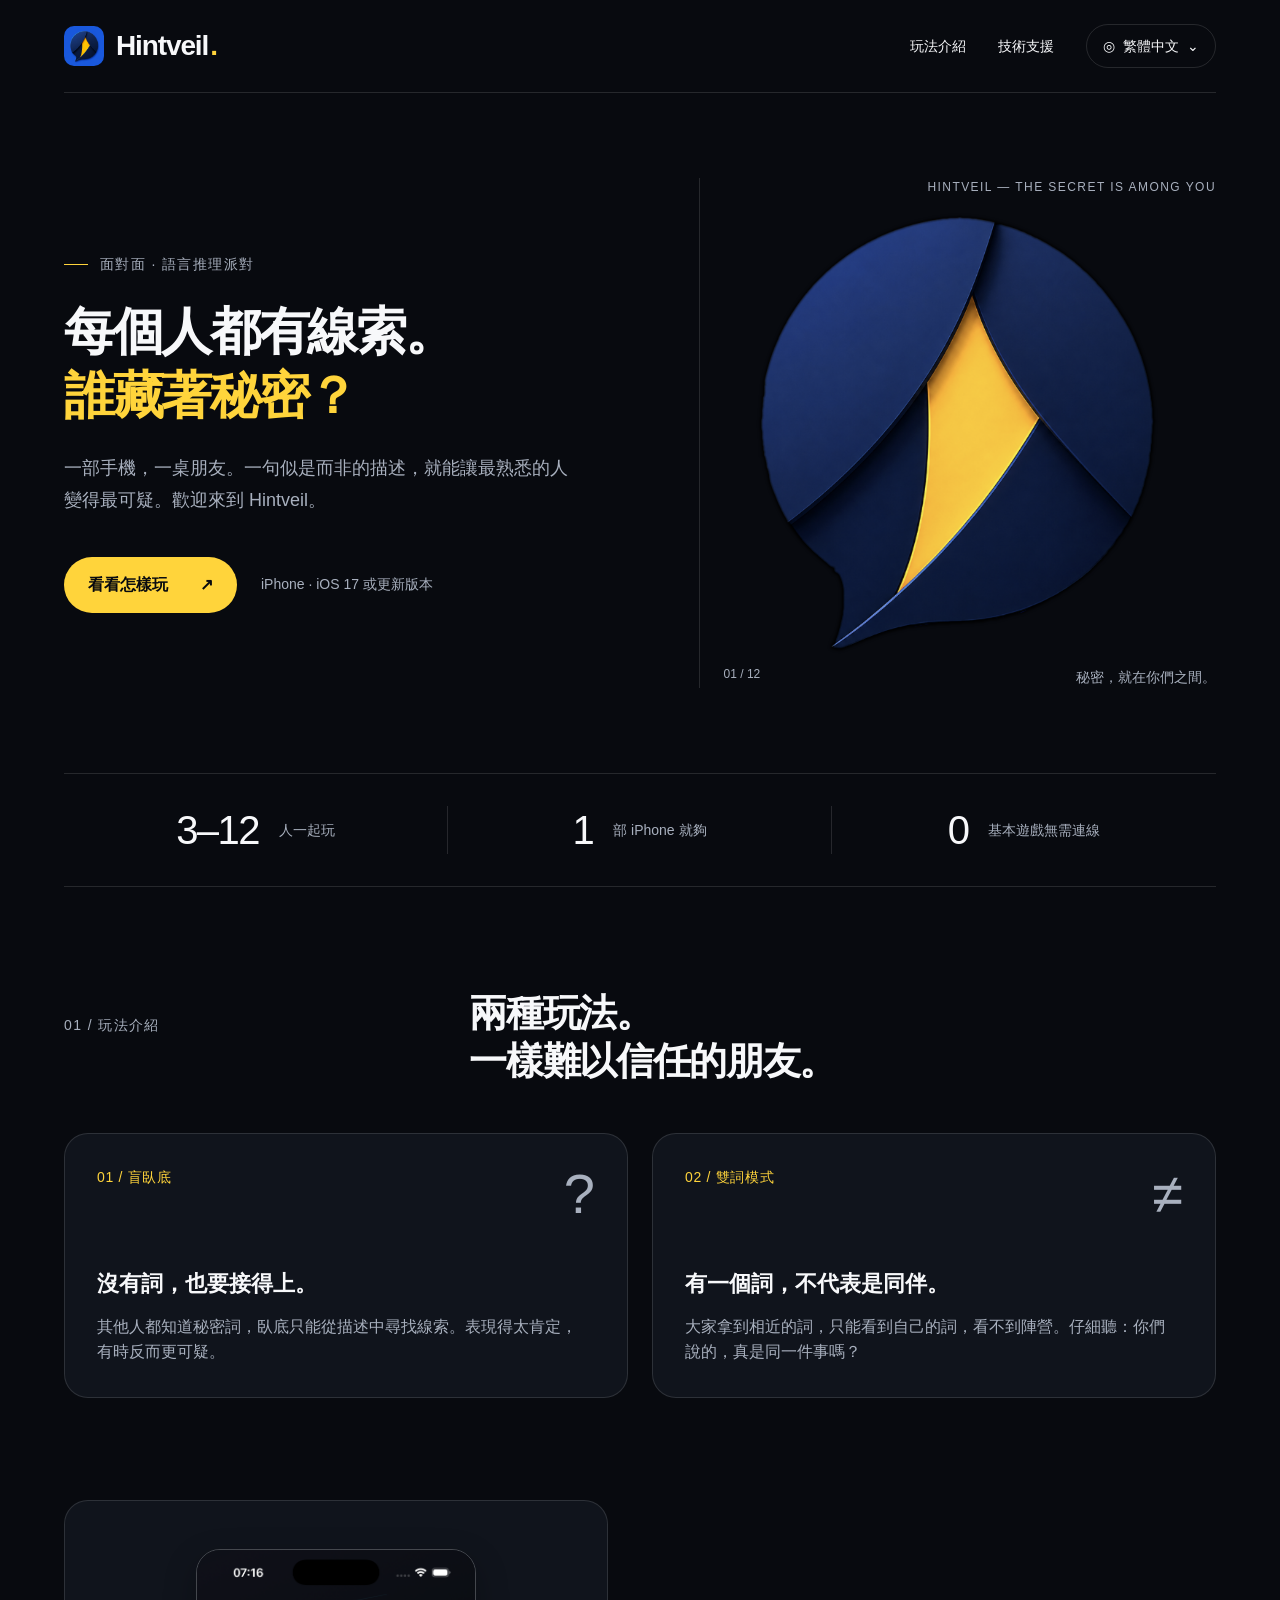
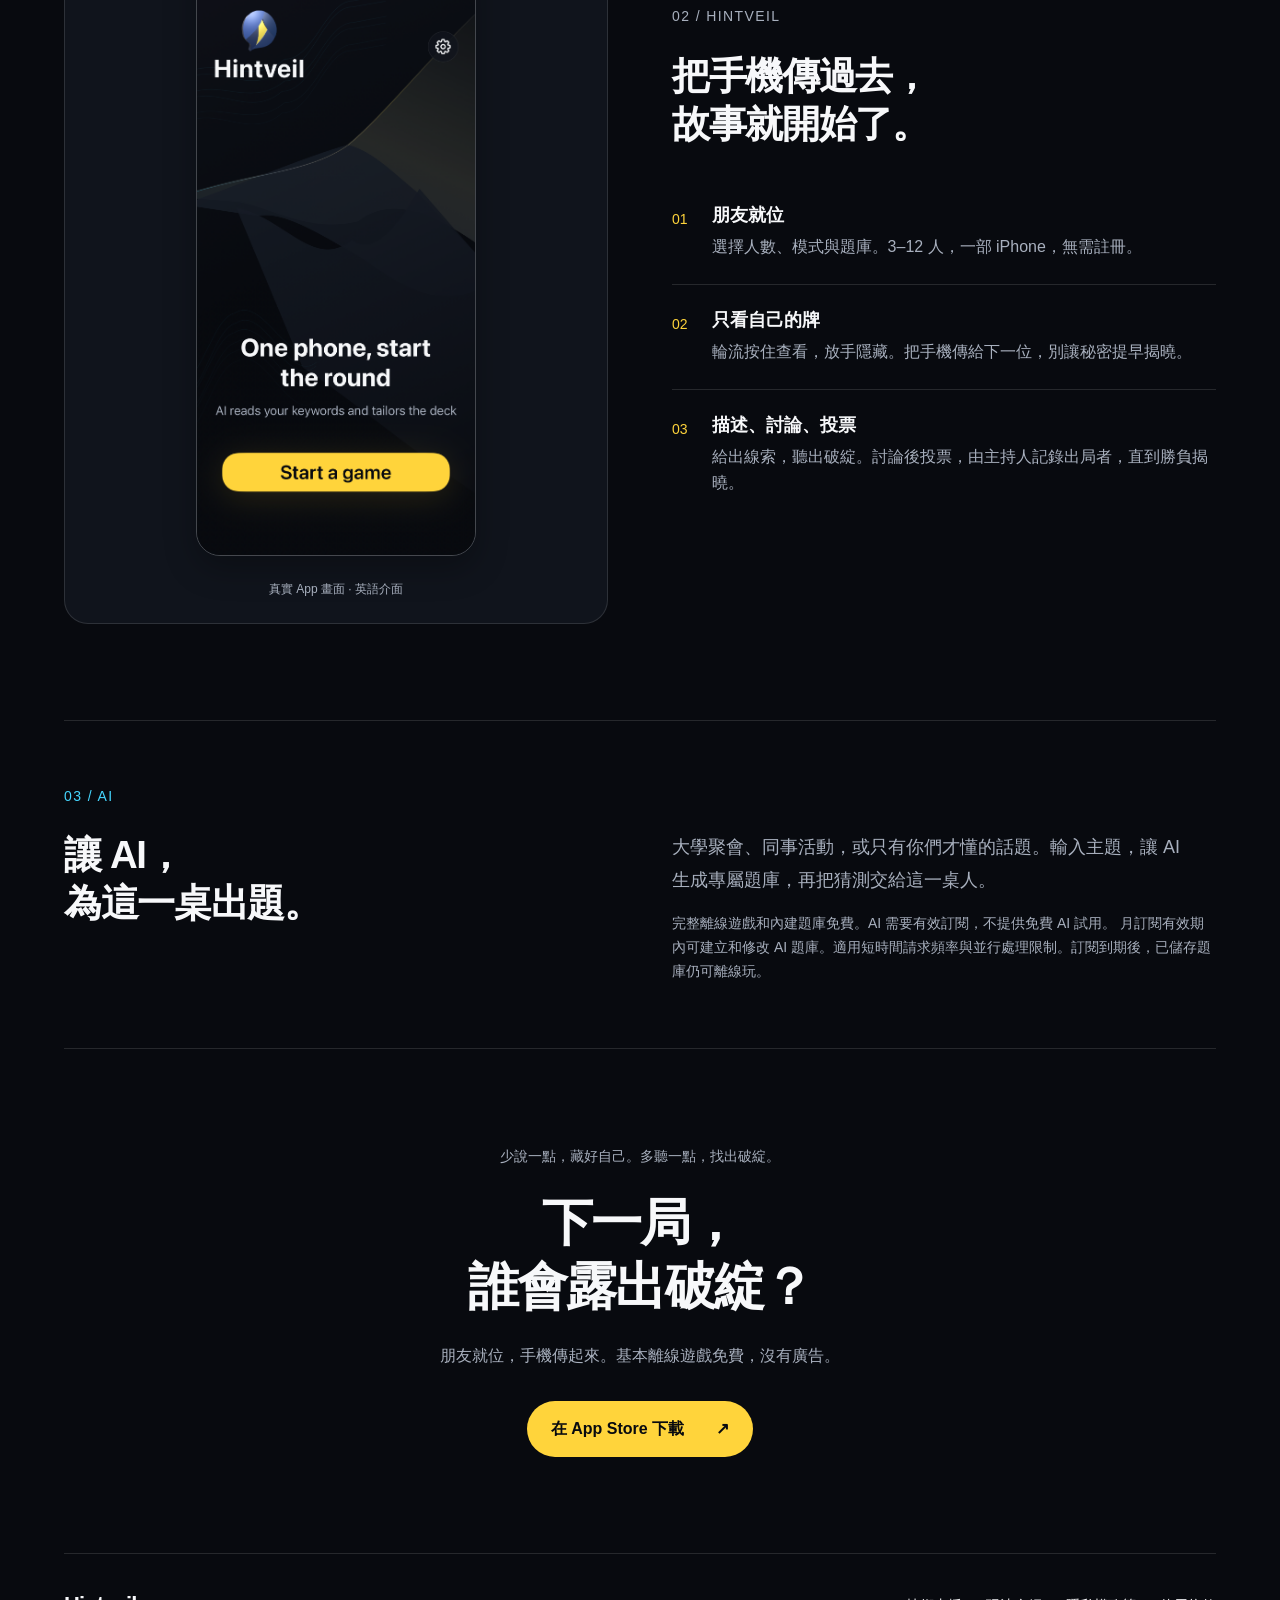
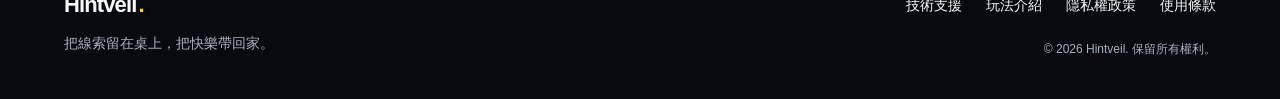
<file: zh-Hant/index.html>
<!doctype html><html lang="zh-Hant"><head><meta charset="utf-8"><meta name="viewport" content="width=device-width,initial-scale=1"><meta name="color-scheme" content="dark"><meta name="theme-color" content="#080A0F"><title>Hintveil — 面對面 · 語言推理派對</title><meta name="description" content="一部手機，一桌朋友。一句似是而非的描述，就能讓最熟悉的人變得最可疑。歡迎來到 Hintveil。"><meta property="og:title" content="Hintveil — 面對面 · 語言推理派對"><meta property="og:description" content="一部手機，一桌朋友。一句似是而非的描述，就能讓最熟悉的人變得最可疑。歡迎來到 Hintveil。"><meta property="og:type" content="website"><link rel="canonical" href="https://zhangqun2009-netizen.github.io/Hintveil-website/zh-Hant/index.html"><link rel="alternate" hreflang="zh-Hans" href="https://zhangqun2009-netizen.github.io/Hintveil-website/index.html"><link rel="alternate" hreflang="zh-Hant" href="https://zhangqun2009-netizen.github.io/Hintveil-website/zh-Hant/index.html"><link rel="alternate" hreflang="en" href="https://zhangqun2009-netizen.github.io/Hintveil-website/en/index.html"><link rel="alternate" hreflang="ja" href="https://zhangqun2009-netizen.github.io/Hintveil-website/ja/index.html"><link rel="alternate" hreflang="ko" href="https://zhangqun2009-netizen.github.io/Hintveil-website/ko/index.html"><link rel="icon" href="../assets/icon.png"><link rel="apple-touch-icon" href="../assets/icon.png"><link rel="stylesheet" href="../styles.css"><script src="../site.js" defer></script></head><body><a class="skip" href="#main">跳至正文</a><header class="header wrap"><a class="brand" href="../zh-Hant/index.html" aria-label="Hintveil"><img src="../assets/icon.png" alt="" width="40" height="40">Hintveil<span class="brand-period">.</span></a><nav class="main-nav" aria-label="玩法介紹"><a href="../zh-Hant/index.html#how">玩法介紹</a><a href="../zh-Hant/support/index.html" >技術支援</a></nav><details class="language"><summary aria-label="選擇語言"><span aria-hidden="true">◎</span> 繁體中文 <span aria-hidden="true">⌄</span></summary><nav aria-label="選擇語言"><a href="../index.html" lang="zh-Hans" hreflang="zh-Hans">简体中文</a><a href="../zh-Hant/index.html" lang="zh-Hant" hreflang="zh-Hant" aria-current="page">繁體中文</a><a href="../en/index.html" lang="en" hreflang="en">English</a><a href="../ja/index.html" lang="ja" hreflang="ja">日本語</a><a href="../ko/index.html" lang="ko" hreflang="ko">한국어</a></nav></details></header><main id="main"><section class="hero wrap"><div class="hero-copy"><p class="eyebrow"><span class="tiny-line"></span>面對面 · 語言推理派對</p><h1>每個人都有線索。<br><em>誰藏著秘密？</em></h1><p class="lede">一部手機，一桌朋友。一句似是而非的描述，就能讓最熟悉的人變得最可疑。歡迎來到 Hintveil。</p><div class="hero-actions"><a class="button" href="#how">看看怎樣玩 <span aria-hidden="true">↗</span></a><span class="availability">iPhone · iOS 17 或更新版本</span></div></div><div class="hero-art"><span class="art-label">HINTVEIL — THE SECRET IS AMONG YOU</span><img class="emblem" src="../assets/emblem.png" width="588" height="656" alt="" fetchpriority="high"><span class="art-coordinate">01 / 12</span><span class="art-caption">秘密，就在你們之間。</span></div></section><section class="stats wrap" aria-label="Hintveil"><div><strong>3–12</strong><span>人一起玩</span></div><div><strong>1</strong><span>部 iPhone 就夠</span></div><div><strong>0</strong><span>基本遊戲無需連線</span></div></section><section class="modes-section wrap" id="modes"><div class="section-head"><p class="eyebrow">01 / 玩法介紹</p><h2>兩種玩法。<br>一樣難以信任的朋友。</h2></div><div class="modes"><article class="mode"><div class="mode-top"><span class="eyebrow">01 / 盲臥底</span><span class="mode-glyph" aria-hidden="true">?</span></div><h3>沒有詞，也要接得上。</h3><p>其他人都知道秘密詞，臥底只能從描述中尋找線索。表現得太肯定，有時反而更可疑。</p></article><article class="mode"><div class="mode-top"><span class="eyebrow">02 / 雙詞模式</span><span class="mode-glyph" aria-hidden="true">≠</span></div><h3>有一個詞，不代表是同伴。</h3><p>大家拿到相近的詞，只能看到自己的詞，看不到陣營。仔細聽：你們說的，真是同一件事嗎？</p></article></div></section><section id="how" class="how-section wrap"><div class="screen-stage"><figure><img class="app-screen" src="../assets/app-screen.png" width="1206" height="2622" alt="真實 App 畫面 · 英語介面" loading="lazy"><figcaption>真實 App 畫面 · 英語介面</figcaption></figure></div><div class="how-copy"><p class="eyebrow">02 / HINTVEIL</p><h2>把手機傳過去，<br>故事就開始了。</h2><ol class="steps"><li><span class="step-number">01</span><div><h3>朋友就位</h3><p>選擇人數、模式與題庫。3–12 人，一部 iPhone，無需註冊。</p></div></li><li><span class="step-number">02</span><div><h3>只看自己的牌</h3><p>輪流按住查看，放手隱藏。把手機傳給下一位，別讓秘密提早揭曉。</p></div></li><li><span class="step-number">03</span><div><h3>描述、討論、投票</h3><p>給出線索，聽出破綻。討論後投票，由主持人記錄出局者，直到勝負揭曉。</p></div></li></ol></div></section><section class="ai-section wrap"><p class="eyebrow">03 / AI</p><div class="ai-grid"><h2>讓 AI，<br>為這一桌出題。</h2><div><p class="lede">大學聚會、同事活動，或只有你們才懂的話題。輸入主題，讓 AI 生成專屬題庫，再把猜測交給這一桌人。</p><p class="small">完整離線遊戲和內建題庫免費。AI 需要有效訂閱，不提供免費 AI 試用。 月訂閱有效期內可建立和修改 AI 題庫。適用短時間請求頻率與並行處理限制。訂閱到期後，已儲存題庫仍可離線玩。</p></div></div></section><section class="closing wrap"><p class="eyebrow">少說一點，藏好自己。多聽一點，找出破綻。</p><h2>下一局，<br>誰會露出破綻？</h2><p>朋友就位，手機傳起來。基本離線遊戲免費，沒有廣告。</p><a class="button" href="https://apps.apple.com/app/id6810565005">在 App Store 下載 <span aria-hidden="true">↗</span></a></section></main><footer class="footer wrap"><div><a href="../zh-Hant/index.html" class="brand">Hintveil<span class="brand-period">.</span></a><p>把線索留在桌上，把快樂帶回家。</p></div><div class="footer-links"><a href="../zh-Hant/support/index.html">技術支援</a><a href="../zh-Hant/index.html#how">玩法介紹</a><a href="../zh-Hant/legal.html#privacy">隱私權政策</a><a href="../zh-Hant/legal.html#terms">使用條款</a><span>© 2026 Hintveil. 保留所有權利。</span></div></footer></body></html>
</file>
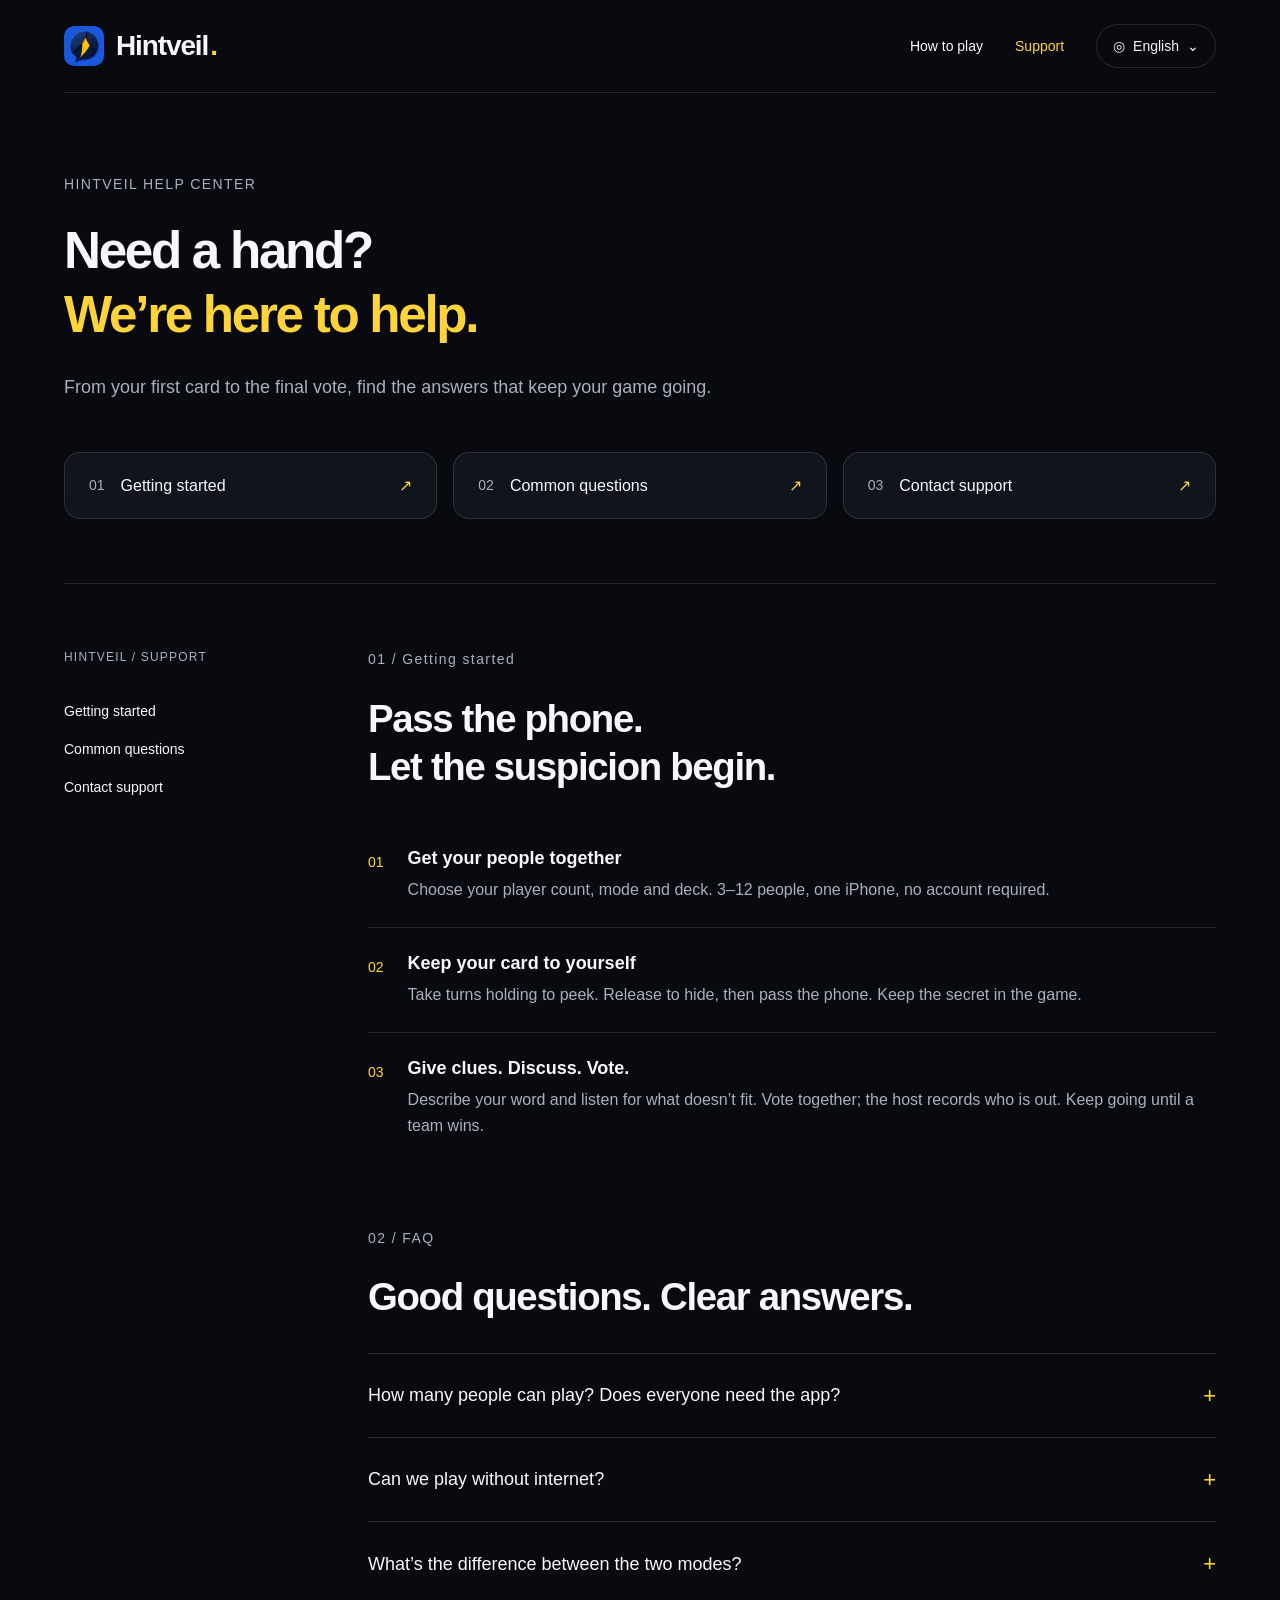
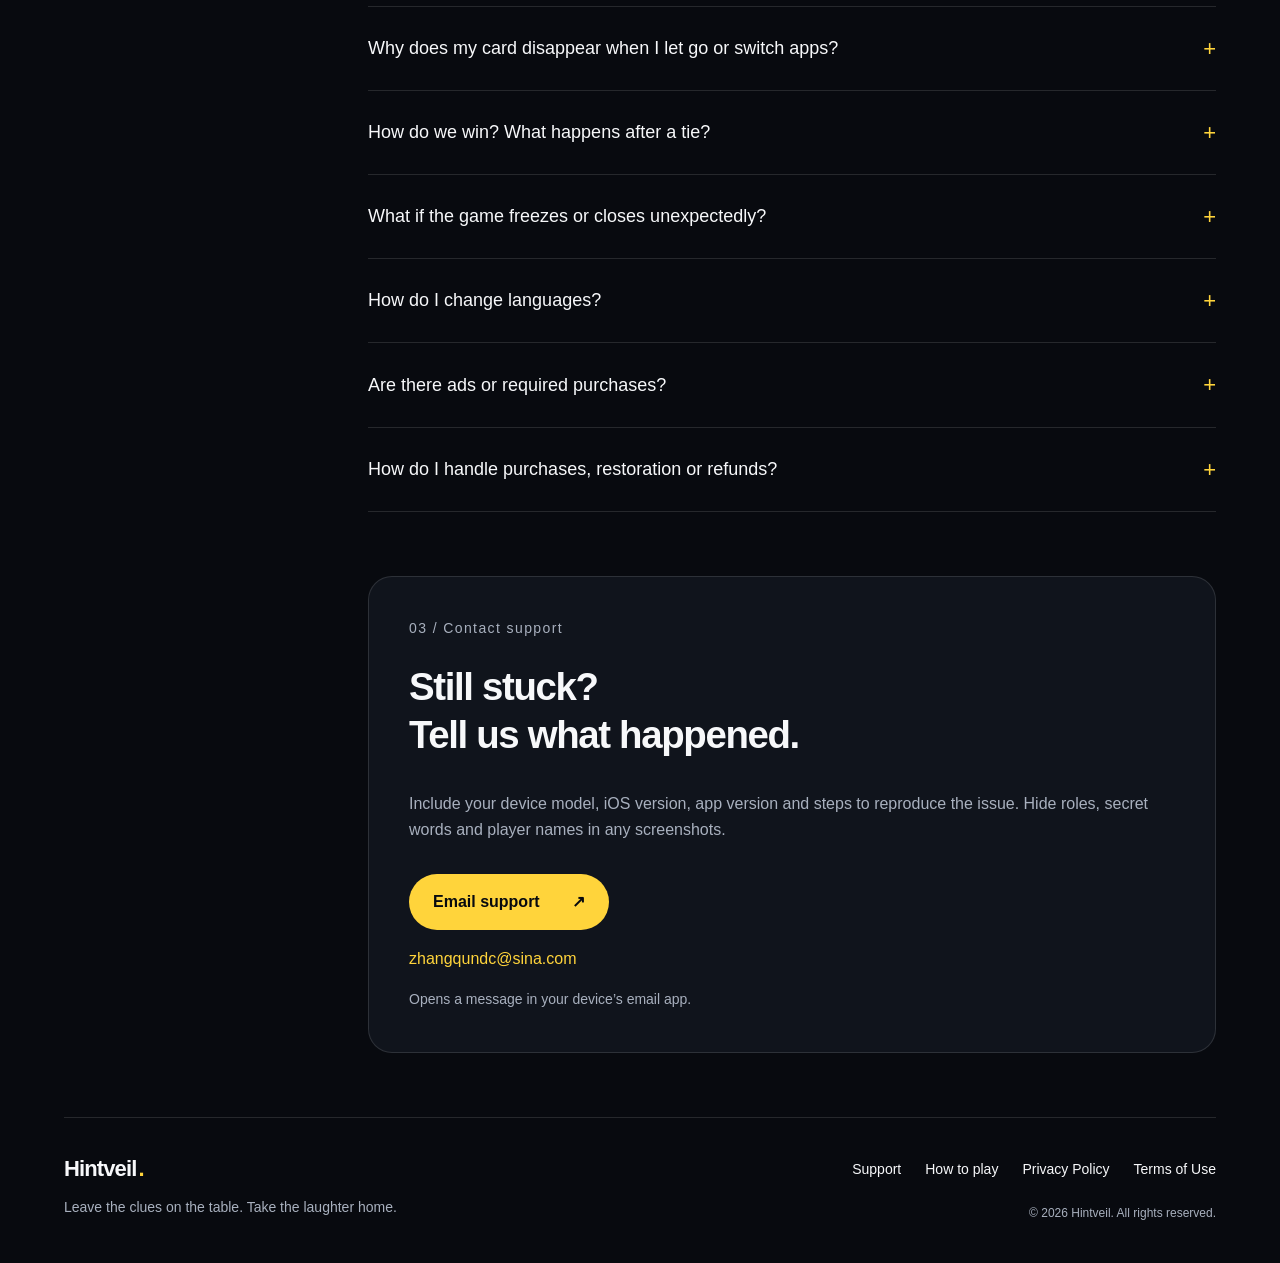
<file: en/support/index.html>
<!doctype html><html lang="en"><head><meta charset="utf-8"><meta name="viewport" content="width=device-width,initial-scale=1"><meta name="color-scheme" content="dark"><meta name="theme-color" content="#080A0F"><title>Hintveil — Support</title><meta name="description" content="Hintveil support: learn the rules, find answers, troubleshoot problems and contact support."><meta property="og:title" content="Hintveil — Support"><meta property="og:description" content="Hintveil support: learn the rules, find answers, troubleshoot problems and contact support."><meta property="og:type" content="website"><link rel="canonical" href="https://zhangqun2009-netizen.github.io/Hintveil-website/en/support/index.html"><link rel="alternate" hreflang="zh-Hans" href="https://zhangqun2009-netizen.github.io/Hintveil-website/support/index.html"><link rel="alternate" hreflang="zh-Hant" href="https://zhangqun2009-netizen.github.io/Hintveil-website/zh-Hant/support/index.html"><link rel="alternate" hreflang="en" href="https://zhangqun2009-netizen.github.io/Hintveil-website/en/support/index.html"><link rel="alternate" hreflang="ja" href="https://zhangqun2009-netizen.github.io/Hintveil-website/ja/support/index.html"><link rel="alternate" hreflang="ko" href="https://zhangqun2009-netizen.github.io/Hintveil-website/ko/support/index.html"><link rel="icon" href="../../assets/icon.png"><link rel="apple-touch-icon" href="../../assets/icon.png"><link rel="stylesheet" href="../../styles.css"><script src="../../site.js" defer></script></head><body><a class="skip" href="#main">Skip to content</a><header class="header wrap"><a class="brand" href="../../en/index.html" aria-label="Hintveil"><img src="../../assets/icon.png" alt="" width="40" height="40">Hintveil<span class="brand-period">.</span></a><nav class="main-nav" aria-label="How to play"><a href="../../en/index.html#how">How to play</a><a href="../../en/support/index.html" aria-current="page">Support</a></nav><details class="language"><summary aria-label="Choose language"><span aria-hidden="true">◎</span> English <span aria-hidden="true">⌄</span></summary><nav aria-label="Choose language"><a href="../../support/index.html" lang="zh-Hans" hreflang="zh-Hans">简体中文</a><a href="../../zh-Hant/support/index.html" lang="zh-Hant" hreflang="zh-Hant">繁體中文</a><a href="../../en/support/index.html" lang="en" hreflang="en" aria-current="page">English</a><a href="../../ja/support/index.html" lang="ja" hreflang="ja">日本語</a><a href="../../ko/support/index.html" lang="ko" hreflang="ko">한국어</a></nav></details></header><main id="main"><section class="support-hero wrap"><p class="eyebrow">HINTVEIL HELP CENTER</p><h1>Need a hand?<br><em>We’re here to help.</em></h1><p class="lede">From your first card to the final vote, find the answers that keep your game going.</p><nav class="quick-links"><a href="#start"><span>01</span>Getting started <span aria-hidden="true">↗</span></a><a href="#faq"><span>02</span>Common questions <span aria-hidden="true">↗</span></a><a href="#contact"><span>03</span>Contact support <span aria-hidden="true">↗</span></a></nav></section><div class="support-layout wrap"><aside><span class="eyebrow">HINTVEIL / SUPPORT</span><a href="#start">Getting started</a><a href="#faq">Common questions</a><a href="#contact">Contact support</a></aside><div><section id="start" class="support-section"><p class="eyebrow">01 / Getting started</p><h2>Pass the phone.<br>Let the suspicion begin.</h2><ol class="steps"><li><span class="step-number">01</span><div><h3>Get your people together</h3><p>Choose your player count, mode and deck. 3–12 people, one iPhone, no account required.</p></div></li><li><span class="step-number">02</span><div><h3>Keep your card to yourself</h3><p>Take turns holding to peek. Release to hide, then pass the phone. Keep the secret in the game.</p></div></li><li><span class="step-number">03</span><div><h3>Give clues. Discuss. Vote.</h3><p>Describe your word and listen for what doesn’t fit. Vote together; the host records who is out. Keep going until a team wins.</p></div></li></ol></section><section id="faq" class="support-section"><p class="eyebrow">02 / FAQ</p><h2>Good questions. Clear answers.</h2><div class="faq-list"><details class="faq"><summary>How many people can play? Does everyone need the app?<span aria-hidden="true">+</span></summary><p>Play face to face with 3–12 people using one iPhone running iOS 17 or later. Pass the phone around. Other players don’t need to download the app or create an account.</p></details><details class="faq"><summary>Can we play without internet?<span aria-hidden="true">+</span></summary><p>Built-in decks and local games work offline. AI deck generation requires internet. If AI is temporarily unavailable, you can keep playing with local decks.</p></details><details class="faq"><summary>What’s the difference between the two modes?<span aria-hidden="true">+</span></summary><p>In no-word mode, civilians know the secret word and imposters don’t. In two-word mode, everyone sees only their own word, with no team label. Use clues, discussion and votes to find the imposters.</p></details><details class="faq"><summary>Why does my card disappear when I let go or switch apps?<span aria-hidden="true">+</span></summary><p>This protects your identity. Hold to peek and release to hide. Switching apps or moving to the background covers the card. Return through the safe pass-phone flow to continue.</p></details><details class="faq"><summary>How do we win? What happens after a tie?<span aria-hidden="true">+</span></summary><p>Civilians win by eliminating every imposter. Imposters win when their remaining number equals or exceeds the remaining civilians. For a tied vote, discuss and vote again. If word guessing is enabled in no-word mode, an eliminated imposter can also win by guessing the secret word.</p></details><details class="faq"><summary>What if the game freezes or closes unexpectedly?<span aria-hidden="true">+</span></summary><p>Reopen the app and check whether you can resume your game. If the problem continues, note your device model, iOS version, app version and steps to reproduce it, then contact support. Avoid deleting the app first, as local decks and records could be lost.</p></details><details class="faq"><summary>How do I change languages?<span aria-hidden="true">+</span></summary><p>Change the display language in the app’s settings. Display language and deck language/region are separate choices; changing the interface won’t translate existing private decks. Use the language menu at the top to change this website’s language.</p></details><details class="faq"><summary>Are there ads or required purchases?<span aria-hidden="true">+</span></summary><p>Gather your friends and pass the phone. The offline base game is free, with no ads. The complete offline game and built-in decks are free. AI requires an active subscription; no free AI trial. AI deck creation and editing during your monthly subscription. Short-term request and concurrency limits apply. Saved decks remain playable after expiry.</p></details><details class="faq"><summary>How do I handle purchases, restoration or refunds?<span aria-hidden="true">+</span></summary><p>If you’ve purchased, check that you’re using the same Apple Account and try the restore option when available in the app. Manage subscriptions in Apple’s subscription settings. Request refunds at reportaproblem.apple.com. Never send support your Apple password or full payment details.</p></details></div></section><section id="contact" class="contact support-section"><p class="eyebrow">03 / Contact support</p><h2>Still stuck?<br>Tell us what happened.</h2><p>Include your device model, iOS version, app version and steps to reproduce the issue. Hide roles, secret words and player names in any screenshots.</p><a class="button" href="mailto:zhangqundc@sina.com?subject=Hintveil+support+request&amp;body=Device+model%3A%0AiOS+version%3A%0AApp+version%3A%0AIssue+and+steps+to+reproduce%3A%0A%0APlease+do+not+include+secret+words%2C+player+names%2C+passwords+or+payment+credentials.">Email support <span aria-hidden="true">↗</span></a><a class="email" href="mailto:zhangqundc@sina.com">zhangqundc@sina.com</a><p class="small">Opens a message in your device’s email app.</p></section></div></div></main><footer class="footer wrap"><div><a href="../../en/index.html" class="brand">Hintveil<span class="brand-period">.</span></a><p>Leave the clues on the table. Take the laughter home.</p></div><div class="footer-links"><a href="../../en/support/index.html">Support</a><a href="../../en/index.html#how">How to play</a><a href="../../en/legal.html#privacy">Privacy Policy</a><a href="../../en/legal.html#terms">Terms of Use</a><span>© 2026 Hintveil. All rights reserved.</span></div></footer></body></html>
</file>
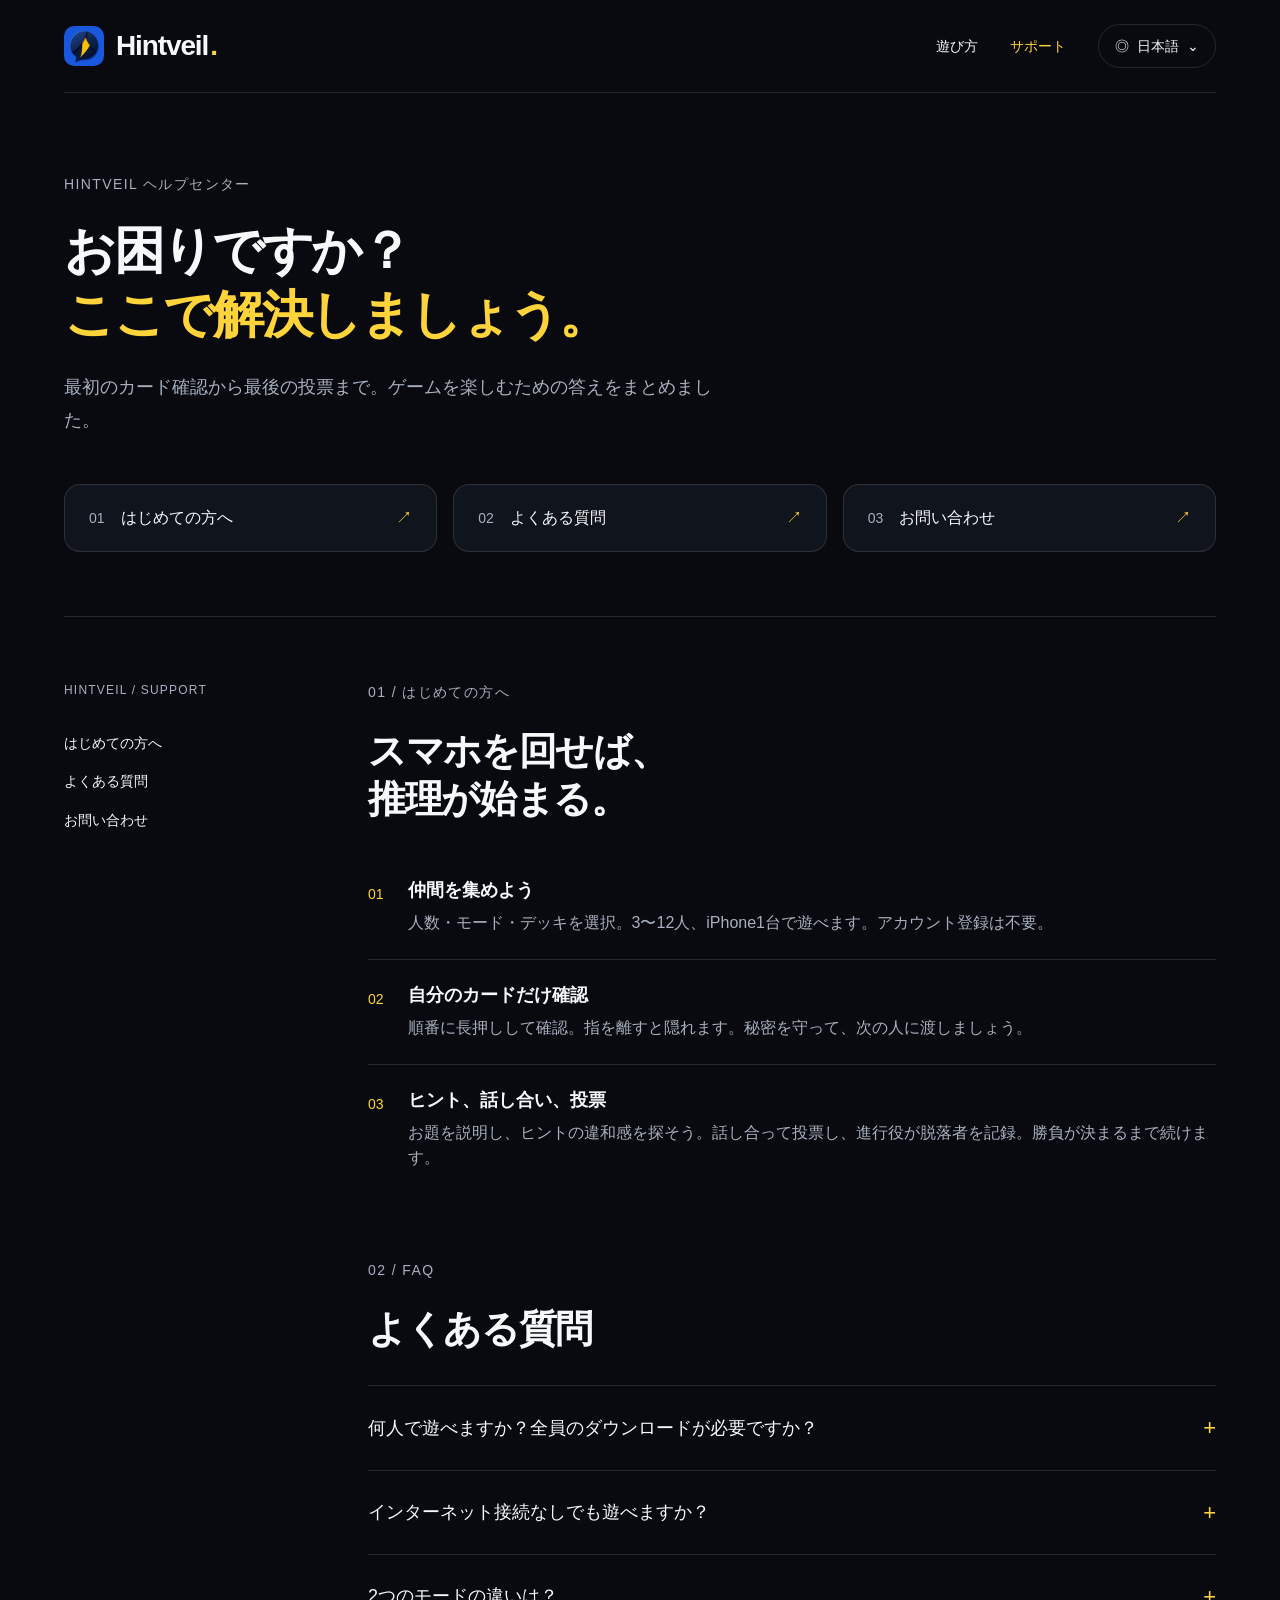
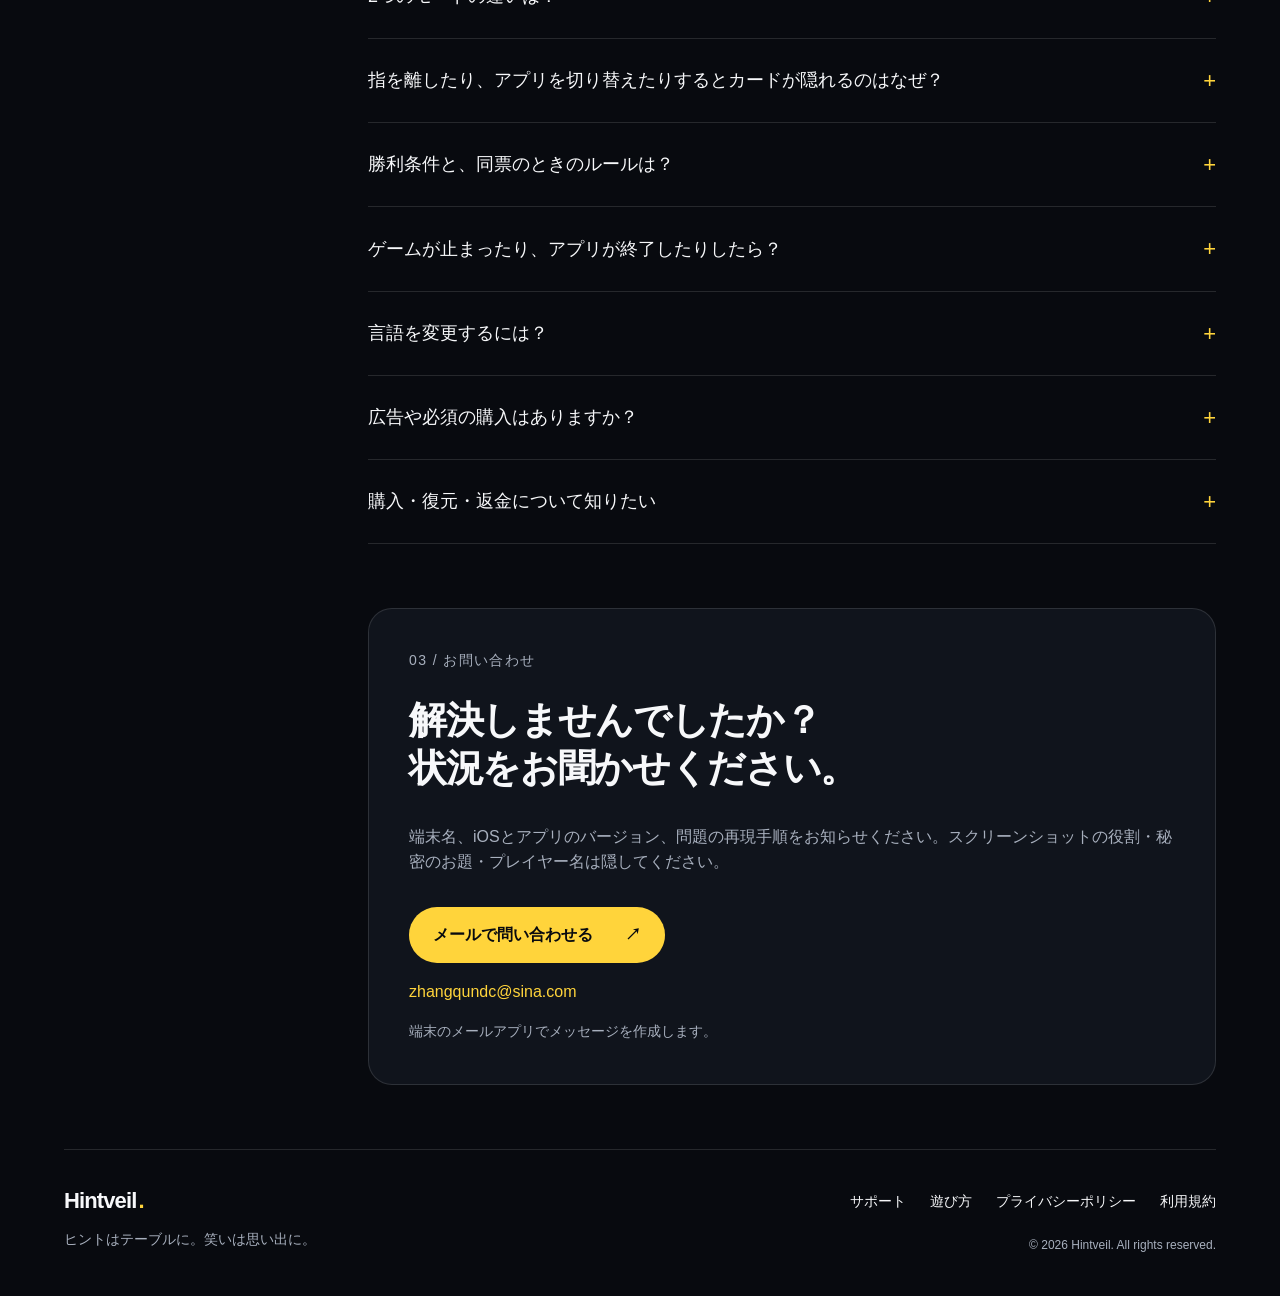
<file: ja/support/index.html>
<!doctype html><html lang="ja"><head><meta charset="utf-8"><meta name="viewport" content="width=device-width,initial-scale=1"><meta name="color-scheme" content="dark"><meta name="theme-color" content="#080A0F"><title>Hintveil — サポート</title><meta name="description" content="Hintveilサポート：遊び方、よくある質問、トラブル解決、お問い合わせ。"><meta property="og:title" content="Hintveil — サポート"><meta property="og:description" content="Hintveilサポート：遊び方、よくある質問、トラブル解決、お問い合わせ。"><meta property="og:type" content="website"><link rel="canonical" href="https://zhangqun2009-netizen.github.io/Hintveil-website/ja/support/index.html"><link rel="alternate" hreflang="zh-Hans" href="https://zhangqun2009-netizen.github.io/Hintveil-website/support/index.html"><link rel="alternate" hreflang="zh-Hant" href="https://zhangqun2009-netizen.github.io/Hintveil-website/zh-Hant/support/index.html"><link rel="alternate" hreflang="en" href="https://zhangqun2009-netizen.github.io/Hintveil-website/en/support/index.html"><link rel="alternate" hreflang="ja" href="https://zhangqun2009-netizen.github.io/Hintveil-website/ja/support/index.html"><link rel="alternate" hreflang="ko" href="https://zhangqun2009-netizen.github.io/Hintveil-website/ko/support/index.html"><link rel="icon" href="../../assets/icon.png"><link rel="apple-touch-icon" href="../../assets/icon.png"><link rel="stylesheet" href="../../styles.css"><script src="../../site.js" defer></script></head><body><a class="skip" href="#main">本文へ移動</a><header class="header wrap"><a class="brand" href="../../ja/index.html" aria-label="Hintveil"><img src="../../assets/icon.png" alt="" width="40" height="40">Hintveil<span class="brand-period">.</span></a><nav class="main-nav" aria-label="遊び方"><a href="../../ja/index.html#how">遊び方</a><a href="../../ja/support/index.html" aria-current="page">サポート</a></nav><details class="language"><summary aria-label="言語を選択"><span aria-hidden="true">◎</span> 日本語 <span aria-hidden="true">⌄</span></summary><nav aria-label="言語を選択"><a href="../../support/index.html" lang="zh-Hans" hreflang="zh-Hans">简体中文</a><a href="../../zh-Hant/support/index.html" lang="zh-Hant" hreflang="zh-Hant">繁體中文</a><a href="../../en/support/index.html" lang="en" hreflang="en">English</a><a href="../../ja/support/index.html" lang="ja" hreflang="ja" aria-current="page">日本語</a><a href="../../ko/support/index.html" lang="ko" hreflang="ko">한국어</a></nav></details></header><main id="main"><section class="support-hero wrap"><p class="eyebrow">HINTVEIL ヘルプセンター</p><h1>お困りですか？<br><em>ここで解決しましょう。</em></h1><p class="lede">最初のカード確認から最後の投票まで。ゲームを楽しむための答えをまとめました。</p><nav class="quick-links"><a href="#start"><span>01</span>はじめての方へ <span aria-hidden="true">↗</span></a><a href="#faq"><span>02</span>よくある質問 <span aria-hidden="true">↗</span></a><a href="#contact"><span>03</span>お問い合わせ <span aria-hidden="true">↗</span></a></nav></section><div class="support-layout wrap"><aside><span class="eyebrow">HINTVEIL / SUPPORT</span><a href="#start">はじめての方へ</a><a href="#faq">よくある質問</a><a href="#contact">お問い合わせ</a></aside><div><section id="start" class="support-section"><p class="eyebrow">01 / はじめての方へ</p><h2>スマホを回せば、<br>推理が始まる。</h2><ol class="steps"><li><span class="step-number">01</span><div><h3>仲間を集めよう</h3><p>人数・モード・デッキを選択。3〜12人、iPhone1台で遊べます。アカウント登録は不要。</p></div></li><li><span class="step-number">02</span><div><h3>自分のカードだけ確認</h3><p>順番に長押しして確認。指を離すと隠れます。秘密を守って、次の人に渡しましょう。</p></div></li><li><span class="step-number">03</span><div><h3>ヒント、話し合い、投票</h3><p>お題を説明し、ヒントの違和感を探そう。話し合って投票し、進行役が脱落者を記録。勝負が決まるまで続けます。</p></div></li></ol></section><section id="faq" class="support-section"><p class="eyebrow">02 / FAQ</p><h2>よくある質問</h2><div class="faq-list"><details class="faq"><summary>何人で遊べますか？全員のダウンロードが必要ですか？<span aria-hidden="true">+</span></summary><p>iOS 17以降のiPhone1台で、3〜12人が対面で遊べます。スマホを順番に回すので、全員がアプリをダウンロードしたり、アカウントを作ったりする必要はありません。</p></details><details class="faq"><summary>インターネット接続なしでも遊べますか？<span aria-hidden="true">+</span></summary><p>内蔵デッキとローカルゲームはオフラインで遊べます。AIデッキの生成には通信が必要です。AIが一時的に利用できない場合も、ローカルデッキで遊べます。</p></details><details class="faq"><summary>2つのモードの違いは？<span aria-hidden="true">+</span></summary><p>お題なしモードでは、市民は秘密のお題を知っていますが、ウルフは知りません。2ワードモードでは自分のお題だけが表示され、陣営は分かりません。ヒントと話し合い、投票でウルフを探します。</p></details><details class="faq"><summary>指を離したり、アプリを切り替えたりするとカードが隠れるのはなぜ？<span aria-hidden="true">+</span></summary><p>秘密を守るための動作です。長押しで表示し、指を離すと隠れます。アプリの切り替えやバックグラウンド移行時にも隠れます。戻ったら安全な受け渡し手順に沿って続けてください。</p></details><details class="faq"><summary>勝利条件と、同票のときのルールは？<span aria-hidden="true">+</span></summary><p>ウルフを全員脱落させると市民の勝利。残ったウルフの人数が市民以上になるとウルフの勝利です。同票なら話し合って再投票します。お題なしモードで逆転の推測を有効にしている場合、脱落したウルフが秘密のお題を当てても勝利できます。</p></details><details class="faq"><summary>ゲームが止まったり、アプリが終了したりしたら？<span aria-hidden="true">+</span></summary><p>アプリを開き直し、前のゲームを再開できるか確認してください。改善しない場合は、端末名・iOSとアプリのバージョン・再現手順を添えてお問い合わせください。ローカルのデッキや記録が失われる可能性があるため、先にアプリを削除しないでください。</p></details><details class="faq"><summary>言語を変更するには？<span aria-hidden="true">+</span></summary><p>アプリの設定から表示言語を変更できます。表示言語とデッキの言語・地域は別の設定です。表示言語を変えても、保存済みのプライベートデッキは翻訳されません。このサイトの言語は上部のメニューで変更できます。</p></details><details class="faq"><summary>広告や必須の購入はありますか？<span aria-hidden="true">+</span></summary><p>仲間が集まったら、スマホを回そう。基本のオフラインゲームは無料。広告もありません。 基本のオフラインゲームと収録デッキは無料です。AIには有効なサブスクリプションが必要です。AIの無料体験はありません。 月額プランの有効期間中はAIデッキの作成・編集ができます。短時間の連続リクエストや同時処理には制限があります。保存済みデッキは契約終了後もオフラインで遊べます。</p></details><details class="faq"><summary>購入・復元・返金について知りたい<span aria-hidden="true">+</span></summary><p>購入時と同じApple Accountを使用しているか確認し、アプリに復元機能が表示されている場合はお試しください。サブスクリプションはAppleの設定から管理できます。返金申請はreportaproblem.apple.comをご利用ください。Appleのパスワードや決済情報の全体をサポートに送らないでください。</p></details></div></section><section id="contact" class="contact support-section"><p class="eyebrow">03 / お問い合わせ</p><h2>解決しませんでしたか？<br>状況をお聞かせください。</h2><p>端末名、iOSとアプリのバージョン、問題の再現手順をお知らせください。スクリーンショットの役割・秘密のお題・プレイヤー名は隠してください。</p><a class="button" href="mailto:zhangqundc@sina.com?subject=Hintveil+%E3%82%B5%E3%83%9D%E3%83%BC%E3%83%88%E3%81%B8%E3%81%AE%E3%81%8A%E5%95%8F%E3%81%84%E5%90%88%E3%82%8F%E3%81%9B&amp;body=%E7%AB%AF%E6%9C%AB%E5%90%8D%EF%BC%9A%0AiOS%E3%83%90%E3%83%BC%E3%82%B8%E3%83%A7%E3%83%B3%EF%BC%9A%0A%E3%82%A2%E3%83%97%E3%83%AA%E3%83%90%E3%83%BC%E3%82%B8%E3%83%A7%E3%83%B3%EF%BC%9A%0A%E5%95%8F%E9%A1%8C%E3%81%A8%E5%86%8D%E7%8F%BE%E6%89%8B%E9%A0%86%EF%BC%9A%0A%0A%E7%A7%98%E5%AF%86%E3%81%AE%E3%81%8A%E9%A1%8C%E3%80%81%E3%83%97%E3%83%AC%E3%82%A4%E3%83%A4%E3%83%BC%E5%90%8D%E3%80%81%E3%83%91%E3%82%B9%E3%83%AF%E3%83%BC%E3%83%89%E3%80%81%E6%B1%BA%E6%B8%88%E6%83%85%E5%A0%B1%E3%81%AF%E8%A8%98%E8%BC%89%E3%81%97%E3%81%AA%E3%81%84%E3%81%A7%E3%81%8F%E3%81%A0%E3%81%95%E3%81%84%E3%80%82">メールで問い合わせる <span aria-hidden="true">↗</span></a><a class="email" href="mailto:zhangqundc@sina.com">zhangqundc@sina.com</a><p class="small">端末のメールアプリでメッセージを作成します。</p></section></div></div></main><footer class="footer wrap"><div><a href="../../ja/index.html" class="brand">Hintveil<span class="brand-period">.</span></a><p>ヒントはテーブルに。笑いは思い出に。</p></div><div class="footer-links"><a href="../../ja/support/index.html">サポート</a><a href="../../ja/index.html#how">遊び方</a><a href="../../ja/legal.html#privacy">プライバシーポリシー</a><a href="../../ja/legal.html#terms">利用規約</a><span>© 2026 Hintveil. All rights reserved.</span></div></footer></body></html>
</file>
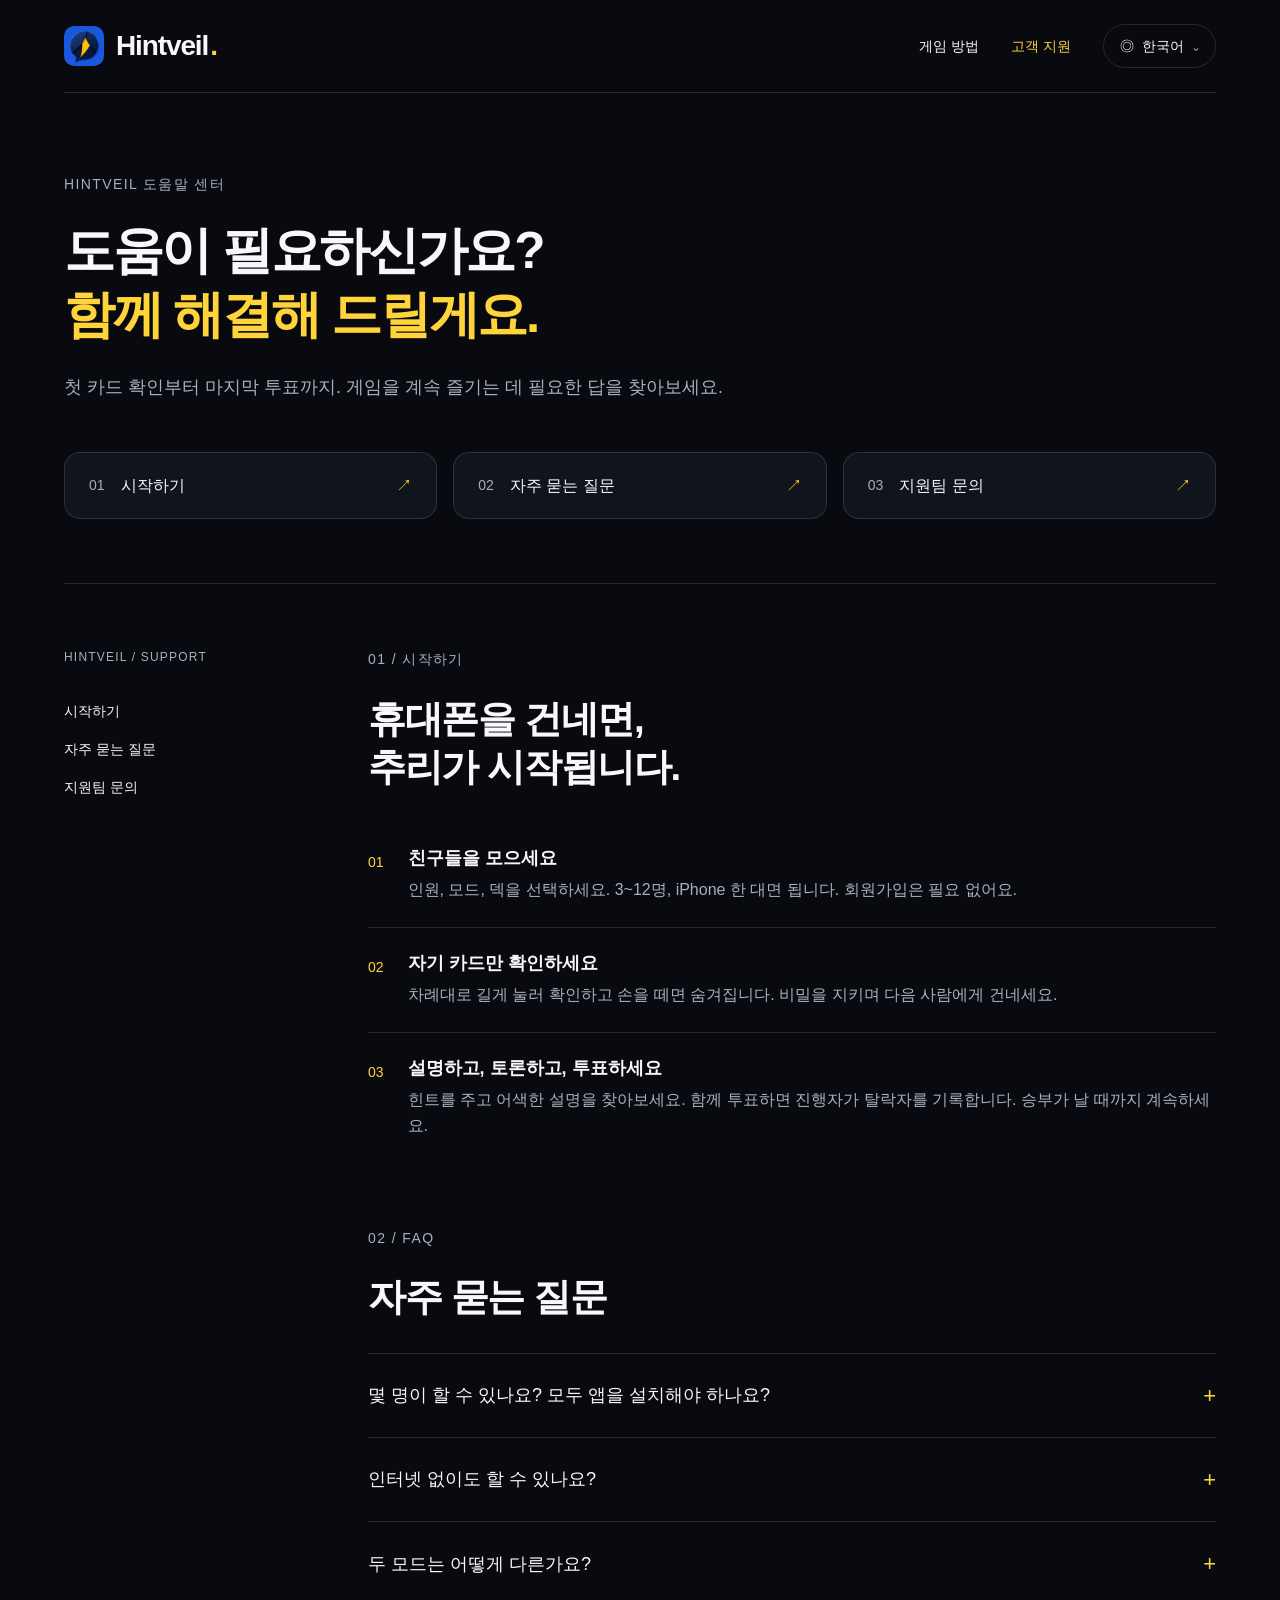
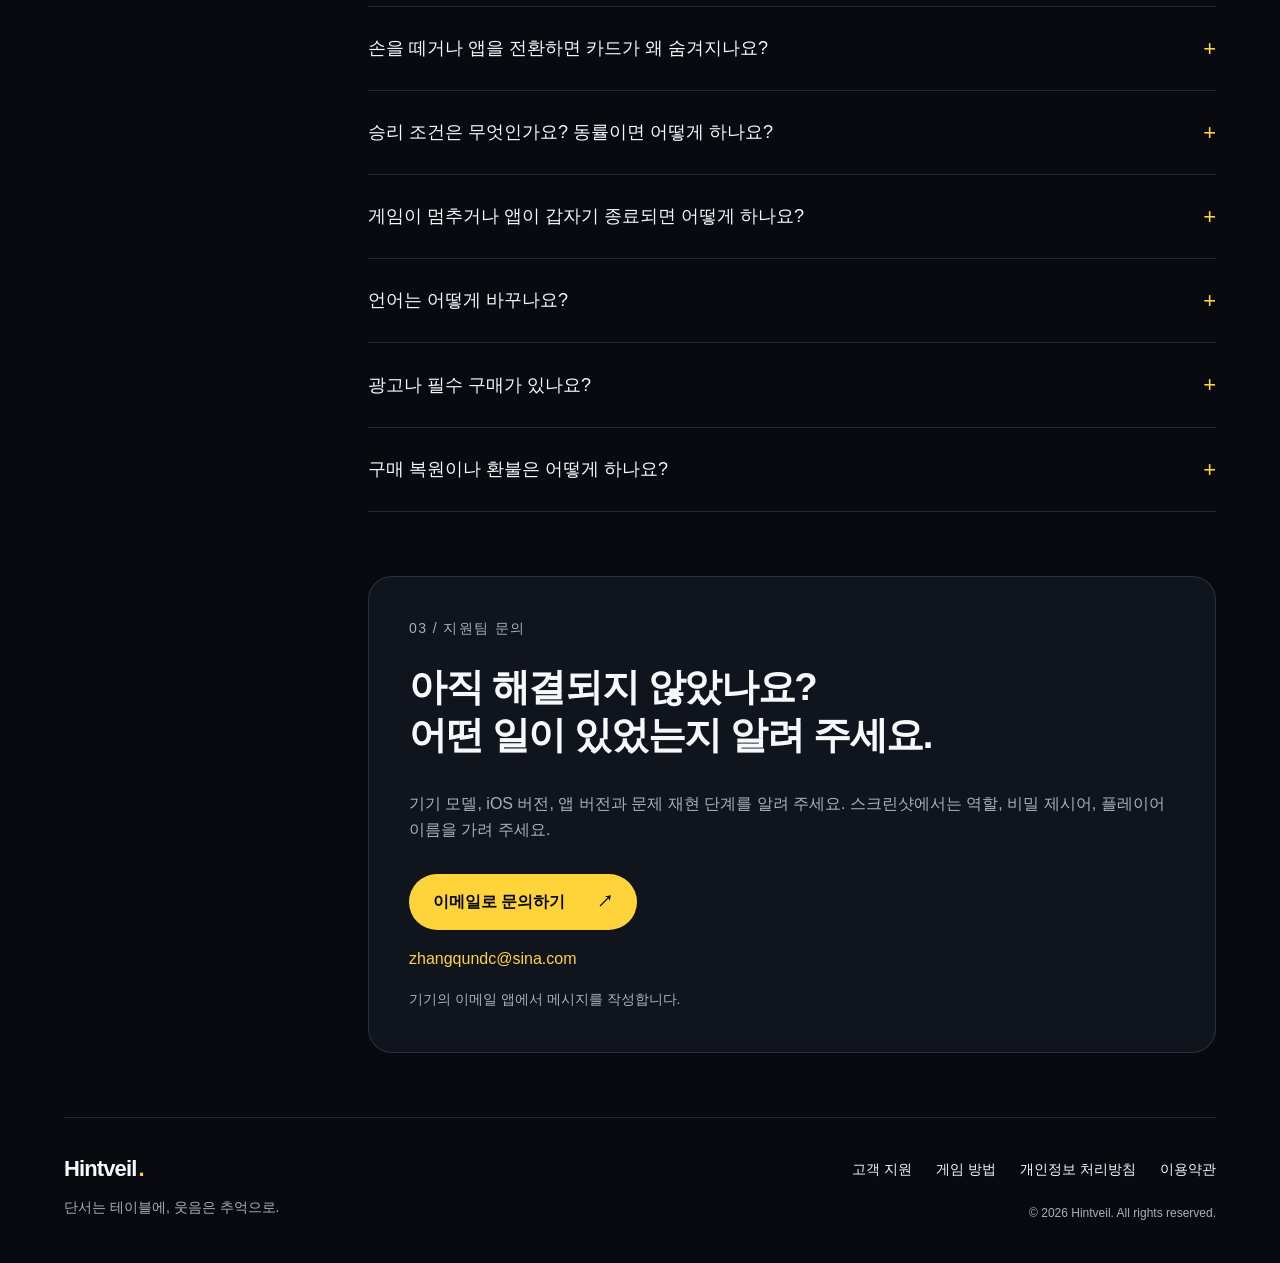
<file: ko/support/index.html>
<!doctype html><html lang="ko"><head><meta charset="utf-8"><meta name="viewport" content="width=device-width,initial-scale=1"><meta name="color-scheme" content="dark"><meta name="theme-color" content="#080A0F"><title>Hintveil — 고객 지원</title><meta name="description" content="Hintveil 고객 지원: 게임 규칙, 자주 묻는 질문, 문제 해결 및 문의."><meta property="og:title" content="Hintveil — 고객 지원"><meta property="og:description" content="Hintveil 고객 지원: 게임 규칙, 자주 묻는 질문, 문제 해결 및 문의."><meta property="og:type" content="website"><link rel="canonical" href="https://zhangqun2009-netizen.github.io/Hintveil-website/ko/support/index.html"><link rel="alternate" hreflang="zh-Hans" href="https://zhangqun2009-netizen.github.io/Hintveil-website/support/index.html"><link rel="alternate" hreflang="zh-Hant" href="https://zhangqun2009-netizen.github.io/Hintveil-website/zh-Hant/support/index.html"><link rel="alternate" hreflang="en" href="https://zhangqun2009-netizen.github.io/Hintveil-website/en/support/index.html"><link rel="alternate" hreflang="ja" href="https://zhangqun2009-netizen.github.io/Hintveil-website/ja/support/index.html"><link rel="alternate" hreflang="ko" href="https://zhangqun2009-netizen.github.io/Hintveil-website/ko/support/index.html"><link rel="icon" href="../../assets/icon.png"><link rel="apple-touch-icon" href="../../assets/icon.png"><link rel="stylesheet" href="../../styles.css"><script src="../../site.js" defer></script></head><body><a class="skip" href="#main">본문으로 건너뛰기</a><header class="header wrap"><a class="brand" href="../../ko/index.html" aria-label="Hintveil"><img src="../../assets/icon.png" alt="" width="40" height="40">Hintveil<span class="brand-period">.</span></a><nav class="main-nav" aria-label="게임 방법"><a href="../../ko/index.html#how">게임 방법</a><a href="../../ko/support/index.html" aria-current="page">고객 지원</a></nav><details class="language"><summary aria-label="언어 선택"><span aria-hidden="true">◎</span> 한국어 <span aria-hidden="true">⌄</span></summary><nav aria-label="언어 선택"><a href="../../support/index.html" lang="zh-Hans" hreflang="zh-Hans">简体中文</a><a href="../../zh-Hant/support/index.html" lang="zh-Hant" hreflang="zh-Hant">繁體中文</a><a href="../../en/support/index.html" lang="en" hreflang="en">English</a><a href="../../ja/support/index.html" lang="ja" hreflang="ja">日本語</a><a href="../../ko/support/index.html" lang="ko" hreflang="ko" aria-current="page">한국어</a></nav></details></header><main id="main"><section class="support-hero wrap"><p class="eyebrow">HINTVEIL 도움말 센터</p><h1>도움이 필요하신가요?<br><em>함께 해결해 드릴게요.</em></h1><p class="lede">첫 카드 확인부터 마지막 투표까지. 게임을 계속 즐기는 데 필요한 답을 찾아보세요.</p><nav class="quick-links"><a href="#start"><span>01</span>시작하기 <span aria-hidden="true">↗</span></a><a href="#faq"><span>02</span>자주 묻는 질문 <span aria-hidden="true">↗</span></a><a href="#contact"><span>03</span>지원팀 문의 <span aria-hidden="true">↗</span></a></nav></section><div class="support-layout wrap"><aside><span class="eyebrow">HINTVEIL / SUPPORT</span><a href="#start">시작하기</a><a href="#faq">자주 묻는 질문</a><a href="#contact">지원팀 문의</a></aside><div><section id="start" class="support-section"><p class="eyebrow">01 / 시작하기</p><h2>휴대폰을 건네면,<br>추리가 시작됩니다.</h2><ol class="steps"><li><span class="step-number">01</span><div><h3>친구들을 모으세요</h3><p>인원, 모드, 덱을 선택하세요. 3~12명, iPhone 한 대면 됩니다. 회원가입은 필요 없어요.</p></div></li><li><span class="step-number">02</span><div><h3>자기 카드만 확인하세요</h3><p>차례대로 길게 눌러 확인하고 손을 떼면 숨겨집니다. 비밀을 지키며 다음 사람에게 건네세요.</p></div></li><li><span class="step-number">03</span><div><h3>설명하고, 토론하고, 투표하세요</h3><p>힌트를 주고 어색한 설명을 찾아보세요. 함께 투표하면 진행자가 탈락자를 기록합니다. 승부가 날 때까지 계속하세요.</p></div></li></ol></section><section id="faq" class="support-section"><p class="eyebrow">02 / FAQ</p><h2>자주 묻는 질문</h2><div class="faq-list"><details class="faq"><summary>몇 명이 할 수 있나요? 모두 앱을 설치해야 하나요?<span aria-hidden="true">+</span></summary><p>iOS 17 이상이 설치된 iPhone 한 대로 3~12명이 마주 앉아 즐길 수 있습니다. 휴대폰을 돌아가며 사용하므로 모두 앱을 설치하거나 계정을 만들 필요는 없습니다.</p></details><details class="faq"><summary>인터넷 없이도 할 수 있나요?<span aria-hidden="true">+</span></summary><p>기본 덱과 로컬 게임은 오프라인으로 즐길 수 있습니다. AI 덱 생성에는 인터넷이 필요합니다. AI를 일시적으로 사용할 수 없어도 로컬 덱으로 계속 플레이할 수 있습니다.</p></details><details class="faq"><summary>두 모드는 어떻게 다른가요?<span aria-hidden="true">+</span></summary><p>제시어 없는 모드에서는 시민은 비밀 제시어를 알지만 라이어는 모릅니다. 두 제시어 모드에서는 자기 제시어만 보이고 어느 편인지 표시되지 않습니다. 설명과 토론, 투표로 라이어를 찾으세요.</p></details><details class="faq"><summary>손을 떼거나 앱을 전환하면 카드가 왜 숨겨지나요?<span aria-hidden="true">+</span></summary><p>정체를 보호하기 위한 정상 동작입니다. 길게 누르면 보이고 손을 떼면 숨겨집니다. 앱을 전환하거나 백그라운드로 이동해도 카드가 가려집니다. 돌아오면 안전한 휴대폰 전달 절차에 따라 계속해 주세요.</p></details><details class="faq"><summary>승리 조건은 무엇인가요? 동률이면 어떻게 하나요?<span aria-hidden="true">+</span></summary><p>라이어를 모두 탈락시키면 시민이 승리합니다. 남은 라이어 수가 시민 수 이상이면 라이어가 승리합니다. 동률이면 토론 후 다시 투표하세요. 제시어 없는 모드에서 역전 추측을 켰다면, 탈락한 라이어가 비밀 제시어를 맞혀도 승리할 수 있습니다.</p></details><details class="faq"><summary>게임이 멈추거나 앱이 갑자기 종료되면 어떻게 하나요?<span aria-hidden="true">+</span></summary><p>앱을 다시 열고 이전 게임을 이어 할 수 있는지 확인하세요. 문제가 계속되면 기기 모델, iOS 및 앱 버전, 재현 단계를 적어 지원팀에 알려 주세요. 로컬 덱과 기록이 사라질 수 있으니 먼저 앱을 삭제하지 마세요.</p></details><details class="faq"><summary>언어는 어떻게 바꾸나요?<span aria-hidden="true">+</span></summary><p>앱 설정에서 표시 언어를 변경하세요. 표시 언어와 덱의 언어·지역은 별도 설정입니다. 화면 언어를 바꿔도 기존 개인 덱은 번역되지 않습니다. 이 웹사이트의 언어는 상단 메뉴에서 바꿀 수 있습니다.</p></details><details class="faq"><summary>광고나 필수 구매가 있나요?<span aria-hidden="true">+</span></summary><p>친구들이 모였다면 휴대폰을 건네세요. 기본 오프라인 게임은 무료이며 광고가 없습니다. 기본 오프라인 게임과 기본 덱은 무료입니다. AI에는 활성 구독이 필요하며 무료 AI 체험은 제공하지 않습니다. 월 구독 기간에는 AI 덱을 만들고 수정할 수 있습니다. 짧은 시간 내 요청 빈도와 동시 처리에는 제한이 적용됩니다. 저장한 덱은 구독 종료 후에도 오프라인으로 플레이할 수 있습니다.</p></details><details class="faq"><summary>구매 복원이나 환불은 어떻게 하나요?<span aria-hidden="true">+</span></summary><p>구매에 사용한 Apple 계정인지 확인하고, 앱에 구매 복원 기능이 있으면 시도해 보세요. 구독은 Apple의 구독 설정에서 관리할 수 있습니다. 환불은 reportaproblem.apple.com에서 요청하세요. Apple 비밀번호나 전체 결제 정보를 지원팀에 보내지 마세요.</p></details></div></section><section id="contact" class="contact support-section"><p class="eyebrow">03 / 지원팀 문의</p><h2>아직 해결되지 않았나요?<br>어떤 일이 있었는지 알려 주세요.</h2><p>기기 모델, iOS 버전, 앱 버전과 문제 재현 단계를 알려 주세요. 스크린샷에서는 역할, 비밀 제시어, 플레이어 이름을 가려 주세요.</p><a class="button" href="mailto:zhangqundc@sina.com?subject=Hintveil+%EA%B3%A0%EA%B0%9D+%EC%A7%80%EC%9B%90+%EB%AC%B8%EC%9D%98&amp;body=%EA%B8%B0%EA%B8%B0+%EB%AA%A8%EB%8D%B8%3A%0AiOS+%EB%B2%84%EC%A0%84%3A%0A%EC%95%B1+%EB%B2%84%EC%A0%84%3A%0A%EB%AC%B8%EC%A0%9C+%EB%B0%8F+%EC%9E%AC%ED%98%84+%EB%8B%A8%EA%B3%84%3A%0A%0A%EB%B9%84%EB%B0%80+%EC%A0%9C%EC%8B%9C%EC%96%B4%2C+%ED%94%8C%EB%A0%88%EC%9D%B4%EC%96%B4+%EC%9D%B4%EB%A6%84%2C+%EB%B9%84%EB%B0%80%EB%B2%88%ED%98%B8%2C+%EA%B2%B0%EC%A0%9C+%EC%A0%95%EB%B3%B4%EB%8A%94+%ED%8F%AC%ED%95%A8%ED%95%98%EC%A7%80+%EB%A7%88%EC%84%B8%EC%9A%94.">이메일로 문의하기 <span aria-hidden="true">↗</span></a><a class="email" href="mailto:zhangqundc@sina.com">zhangqundc@sina.com</a><p class="small">기기의 이메일 앱에서 메시지를 작성합니다.</p></section></div></div></main><footer class="footer wrap"><div><a href="../../ko/index.html" class="brand">Hintveil<span class="brand-period">.</span></a><p>단서는 테이블에, 웃음은 추억으로.</p></div><div class="footer-links"><a href="../../ko/support/index.html">고객 지원</a><a href="../../ko/index.html#how">게임 방법</a><a href="../../ko/legal.html#privacy">개인정보 처리방침</a><a href="../../ko/legal.html#terms">이용약관</a><span>© 2026 Hintveil. All rights reserved.</span></div></footer></body></html>
</file>
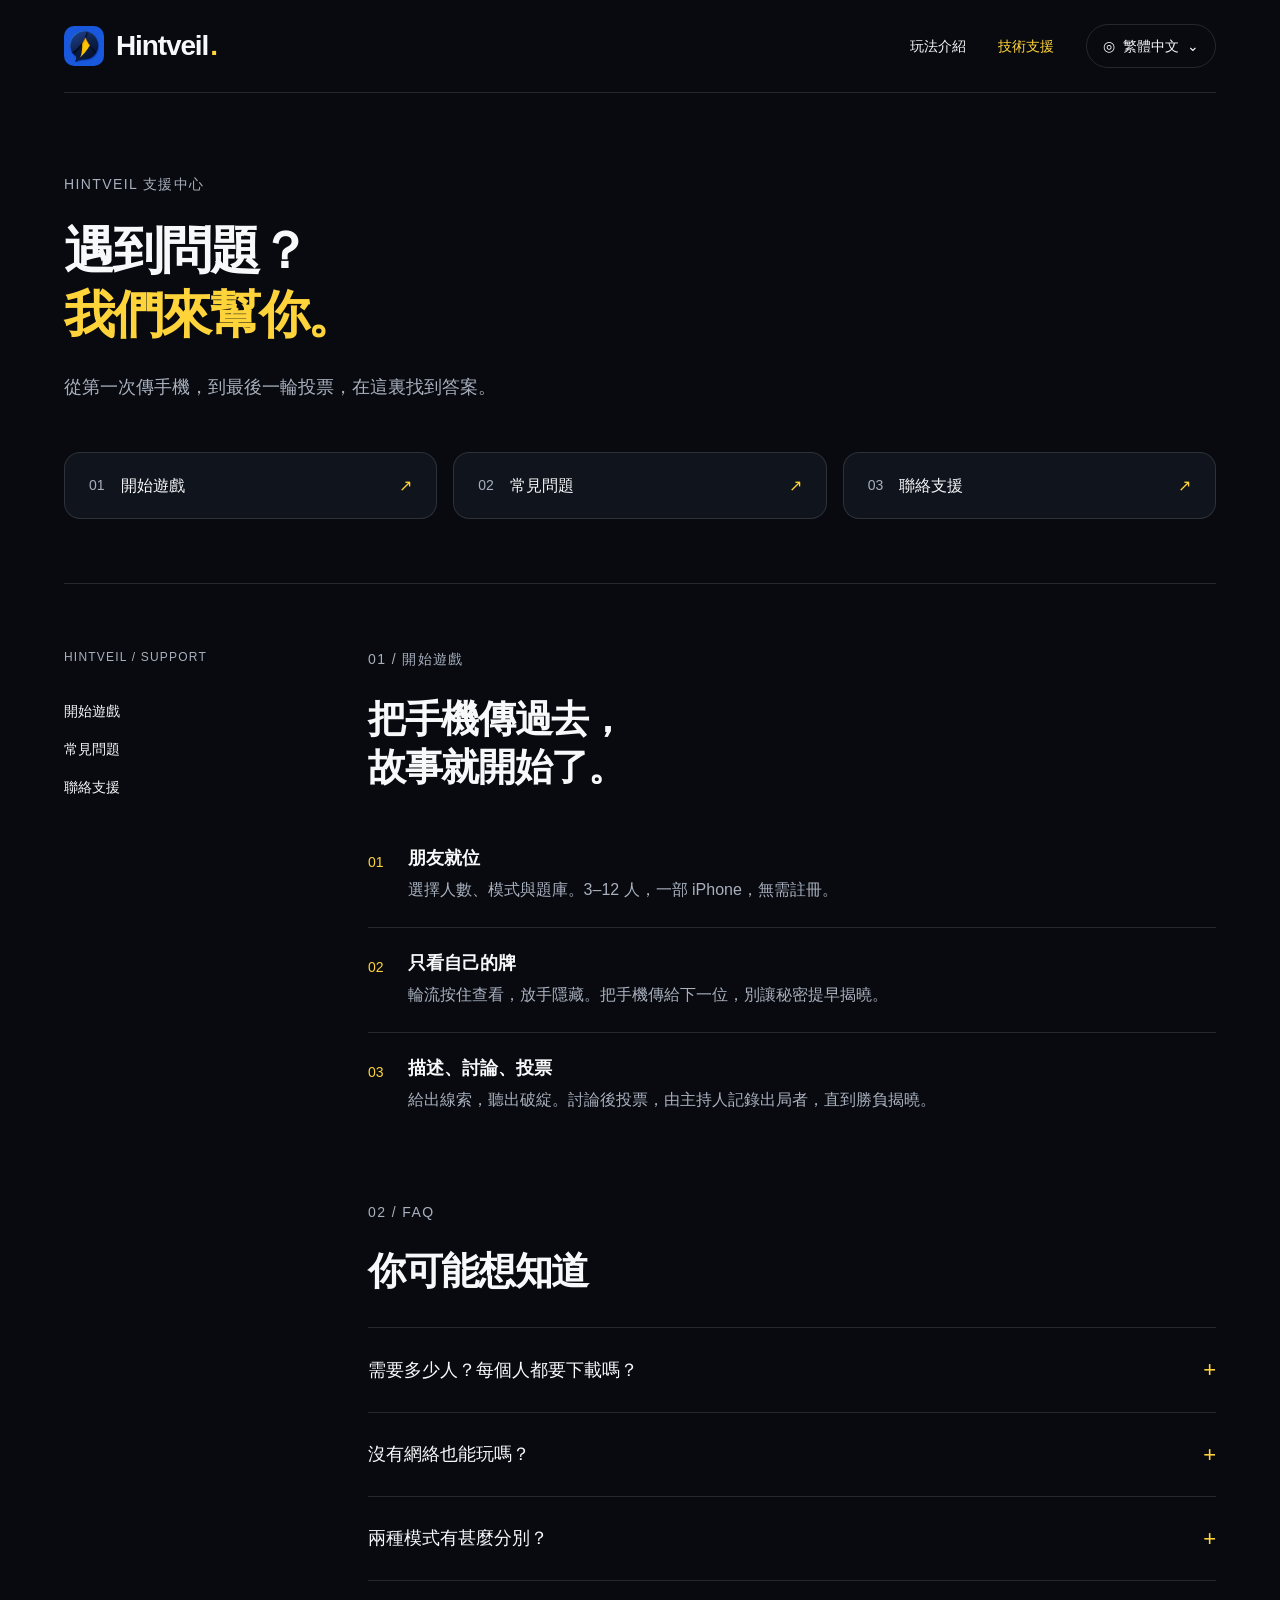
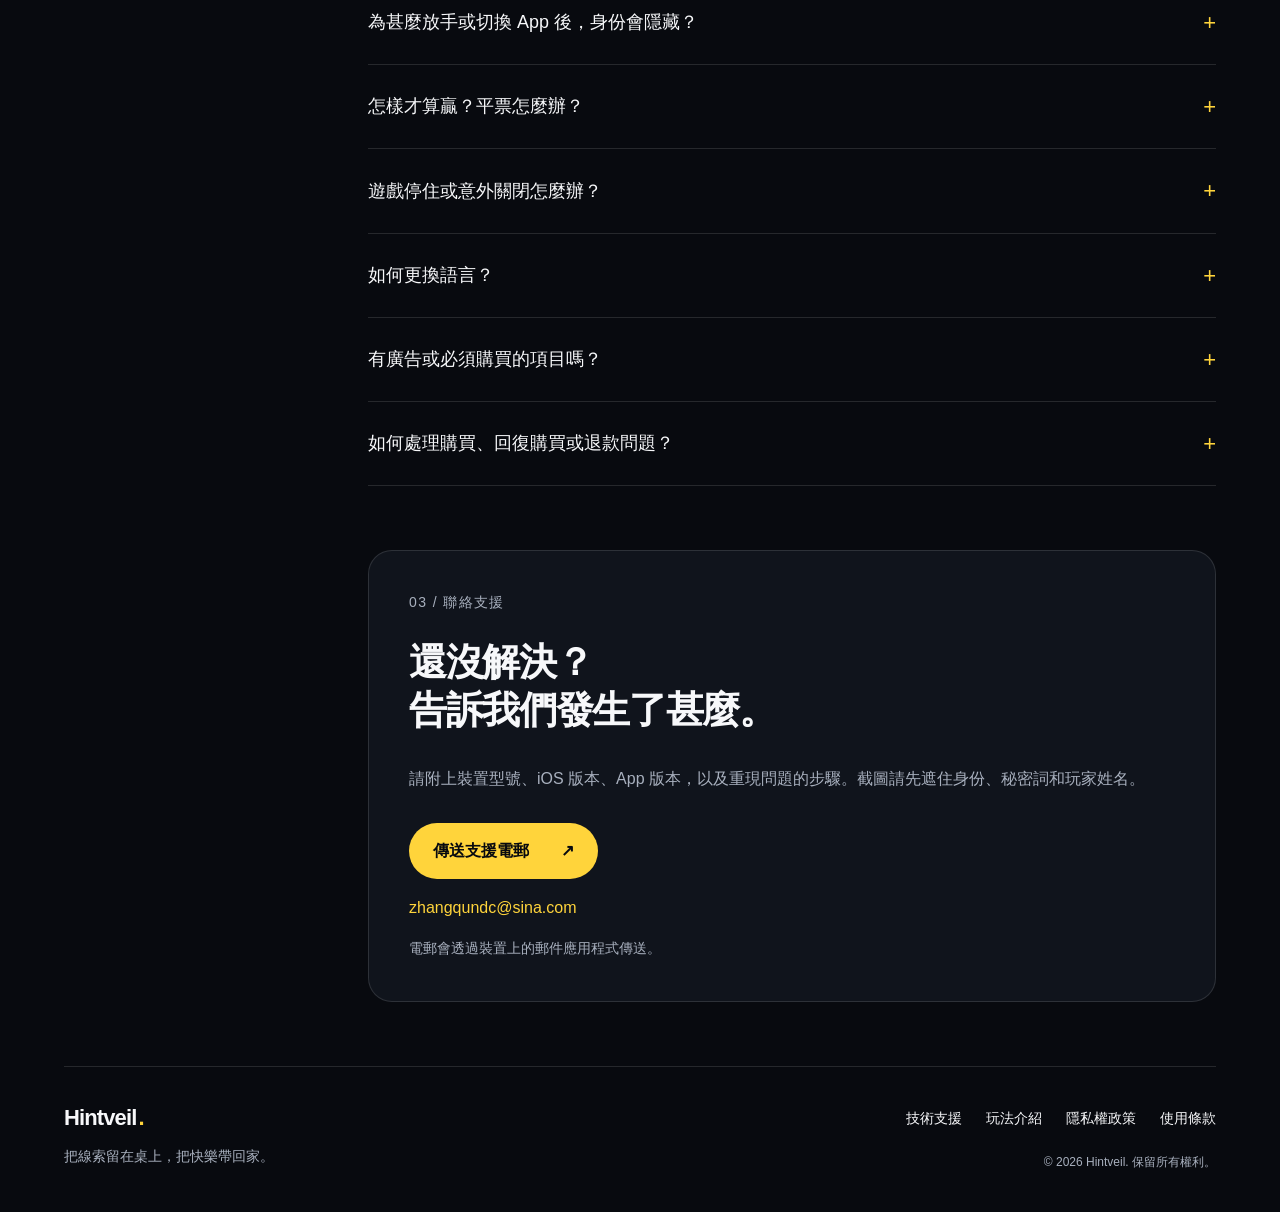
<file: zh-Hant/support/index.html>
<!doctype html><html lang="zh-Hant"><head><meta charset="utf-8"><meta name="viewport" content="width=device-width,initial-scale=1"><meta name="color-scheme" content="dark"><meta name="theme-color" content="#080A0F"><title>Hintveil — 技術支援</title><meta name="description" content="Hintveil 技術支援：玩法說明、常見問題、疑難排解與聯絡支援。"><meta property="og:title" content="Hintveil — 技術支援"><meta property="og:description" content="Hintveil 技術支援：玩法說明、常見問題、疑難排解與聯絡支援。"><meta property="og:type" content="website"><link rel="canonical" href="https://zhangqun2009-netizen.github.io/Hintveil-website/zh-Hant/support/index.html"><link rel="alternate" hreflang="zh-Hans" href="https://zhangqun2009-netizen.github.io/Hintveil-website/support/index.html"><link rel="alternate" hreflang="zh-Hant" href="https://zhangqun2009-netizen.github.io/Hintveil-website/zh-Hant/support/index.html"><link rel="alternate" hreflang="en" href="https://zhangqun2009-netizen.github.io/Hintveil-website/en/support/index.html"><link rel="alternate" hreflang="ja" href="https://zhangqun2009-netizen.github.io/Hintveil-website/ja/support/index.html"><link rel="alternate" hreflang="ko" href="https://zhangqun2009-netizen.github.io/Hintveil-website/ko/support/index.html"><link rel="icon" href="../../assets/icon.png"><link rel="apple-touch-icon" href="../../assets/icon.png"><link rel="stylesheet" href="../../styles.css"><script src="../../site.js" defer></script></head><body><a class="skip" href="#main">跳至正文</a><header class="header wrap"><a class="brand" href="../../zh-Hant/index.html" aria-label="Hintveil"><img src="../../assets/icon.png" alt="" width="40" height="40">Hintveil<span class="brand-period">.</span></a><nav class="main-nav" aria-label="玩法介紹"><a href="../../zh-Hant/index.html#how">玩法介紹</a><a href="../../zh-Hant/support/index.html" aria-current="page">技術支援</a></nav><details class="language"><summary aria-label="選擇語言"><span aria-hidden="true">◎</span> 繁體中文 <span aria-hidden="true">⌄</span></summary><nav aria-label="選擇語言"><a href="../../support/index.html" lang="zh-Hans" hreflang="zh-Hans">简体中文</a><a href="../../zh-Hant/support/index.html" lang="zh-Hant" hreflang="zh-Hant" aria-current="page">繁體中文</a><a href="../../en/support/index.html" lang="en" hreflang="en">English</a><a href="../../ja/support/index.html" lang="ja" hreflang="ja">日本語</a><a href="../../ko/support/index.html" lang="ko" hreflang="ko">한국어</a></nav></details></header><main id="main"><section class="support-hero wrap"><p class="eyebrow">HINTVEIL 支援中心</p><h1>遇到問題？<br><em>我們來幫你。</em></h1><p class="lede">從第一次傳手機，到最後一輪投票，在這裏找到答案。</p><nav class="quick-links"><a href="#start"><span>01</span>開始遊戲 <span aria-hidden="true">↗</span></a><a href="#faq"><span>02</span>常見問題 <span aria-hidden="true">↗</span></a><a href="#contact"><span>03</span>聯絡支援 <span aria-hidden="true">↗</span></a></nav></section><div class="support-layout wrap"><aside><span class="eyebrow">HINTVEIL / SUPPORT</span><a href="#start">開始遊戲</a><a href="#faq">常見問題</a><a href="#contact">聯絡支援</a></aside><div><section id="start" class="support-section"><p class="eyebrow">01 / 開始遊戲</p><h2>把手機傳過去，<br>故事就開始了。</h2><ol class="steps"><li><span class="step-number">01</span><div><h3>朋友就位</h3><p>選擇人數、模式與題庫。3–12 人，一部 iPhone，無需註冊。</p></div></li><li><span class="step-number">02</span><div><h3>只看自己的牌</h3><p>輪流按住查看，放手隱藏。把手機傳給下一位，別讓秘密提早揭曉。</p></div></li><li><span class="step-number">03</span><div><h3>描述、討論、投票</h3><p>給出線索，聽出破綻。討論後投票，由主持人記錄出局者，直到勝負揭曉。</p></div></li></ol></section><section id="faq" class="support-section"><p class="eyebrow">02 / FAQ</p><h2>你可能想知道</h2><div class="faq-list"><details class="faq"><summary>需要多少人？每個人都要下載嗎？<span aria-hidden="true">+</span></summary><p>支援 3–12 人面對面一起玩，只需要一部運行 iOS 17 或更新版本的 iPhone。大家輪流傳手機，無需各自下載或建立帳戶。</p></details><details class="faq"><summary>沒有網絡也能玩嗎？<span aria-hidden="true">+</span></summary><p>基本題庫和本地遊戲可以離線使用。AI 題庫生成需要網絡；AI 暫時無法使用時，可以繼續選擇本地題庫。</p></details><details class="faq"><summary>兩種模式有甚麼分別？<span aria-hidden="true">+</span></summary><p>盲臥底模式中，平民知道秘密詞，臥底不知道。雙詞模式中，每個人只能看到自己的詞，不顯示陣營；大家透過描述與投票找出臥底。</p></details><details class="faq"><summary>為甚麼放手或切換 App 後，身份會隱藏？<span aria-hidden="true">+</span></summary><p>這是保護身份的正常行為。按住查看，放手隱藏；切換 App 或進入背景時，畫面會遮擋身份。返回後按安全傳手機流程繼續。</p></details><details class="faq"><summary>怎樣才算贏？平票怎麼辦？<span aria-hidden="true">+</span></summary><p>所有臥底出局，平民獲勝；剩餘臥底人數等於或多於平民時，臥底獲勝。平票時先討論，再投票。若在盲臥底模式開啟猜詞翻盤，出局臥底猜中秘密詞也可獲勝。</p></details><details class="faq"><summary>遊戲停住或意外關閉怎麼辦？<span aria-hidden="true">+</span></summary><p>先重新開啟 App，看看能否繼續上一局。仍有問題時，請記錄裝置型號、iOS 與 App 版本、發生步驟並聯絡支援。不要先刪除 App，以免遺失本地題庫與記錄。</p></details><details class="faq"><summary>如何更換語言？<span aria-hidden="true">+</span></summary><p>在 App 設定中調整顯示語言。顯示語言與題庫內容語言/地區是不同選項，切換介面語言不會自動翻譯已有的私人題庫。網站語言可透過頂部語言選單切換。</p></details><details class="faq"><summary>有廣告或必須購買的項目嗎？<span aria-hidden="true">+</span></summary><p>朋友就位，手機傳起來。基本離線遊戲免費，沒有廣告。 完整離線遊戲和內建題庫免費。AI 需要有效訂閱，不提供免費 AI 試用。 月訂閱有效期內可建立和修改 AI 題庫。適用短時間請求頻率與並行處理限制。訂閱到期後，已儲存題庫仍可離線玩。</p></details><details class="faq"><summary>如何處理購買、回復購買或退款問題？<span aria-hidden="true">+</span></summary><p>若已購買，請先確認使用購買時的 Apple 帳戶，並在 App 提供回復購買入口時嘗試回復。可在 Apple 的訂閱設定中管理訂閱。申請退款請使用 reportaproblem.apple.com；不要向支援人員傳送 Apple 密碼或完整付款資料。</p></details></div></section><section id="contact" class="contact support-section"><p class="eyebrow">03 / 聯絡支援</p><h2>還沒解決？<br>告訴我們發生了甚麼。</h2><p>請附上裝置型號、iOS 版本、App 版本，以及重現問題的步驟。截圖請先遮住身份、秘密詞和玩家姓名。</p><a class="button" href="mailto:zhangqundc@sina.com?subject=Hintveil+%E6%8A%80%E8%A1%93%E6%94%AF%E6%8F%B4&amp;body=%E8%A3%9D%E7%BD%AE%E5%9E%8B%E8%99%9F%EF%BC%9A%0AiOS+%E7%89%88%E6%9C%AC%EF%BC%9A%0AApp+%E7%89%88%E6%9C%AC%EF%BC%9A%0A%E5%95%8F%E9%A1%8C%E6%8F%8F%E8%BF%B0%E5%8F%8A%E9%87%8D%E7%8F%BE%E6%AD%A5%E9%A9%9F%EF%BC%9A%0A%0A%E8%AB%8B%E5%8B%BF%E9%99%84%E4%B8%8A%E7%A7%98%E5%AF%86%E8%A9%9E%E3%80%81%E7%8E%A9%E5%AE%B6%E5%A7%93%E5%90%8D%E3%80%81%E5%AF%86%E7%A2%BC%E6%88%96%E4%BB%98%E6%AC%BE%E6%86%91%E8%AD%89%E3%80%82">傳送支援電郵 <span aria-hidden="true">↗</span></a><a class="email" href="mailto:zhangqundc@sina.com">zhangqundc@sina.com</a><p class="small">電郵會透過裝置上的郵件應用程式傳送。</p></section></div></div></main><footer class="footer wrap"><div><a href="../../zh-Hant/index.html" class="brand">Hintveil<span class="brand-period">.</span></a><p>把線索留在桌上，把快樂帶回家。</p></div><div class="footer-links"><a href="../../zh-Hant/support/index.html">技術支援</a><a href="../../zh-Hant/index.html#how">玩法介紹</a><a href="../../zh-Hant/legal.html#privacy">隱私權政策</a><a href="../../zh-Hant/legal.html#terms">使用條款</a><span>© 2026 Hintveil. 保留所有權利。</span></div></footer></body></html>
</file>
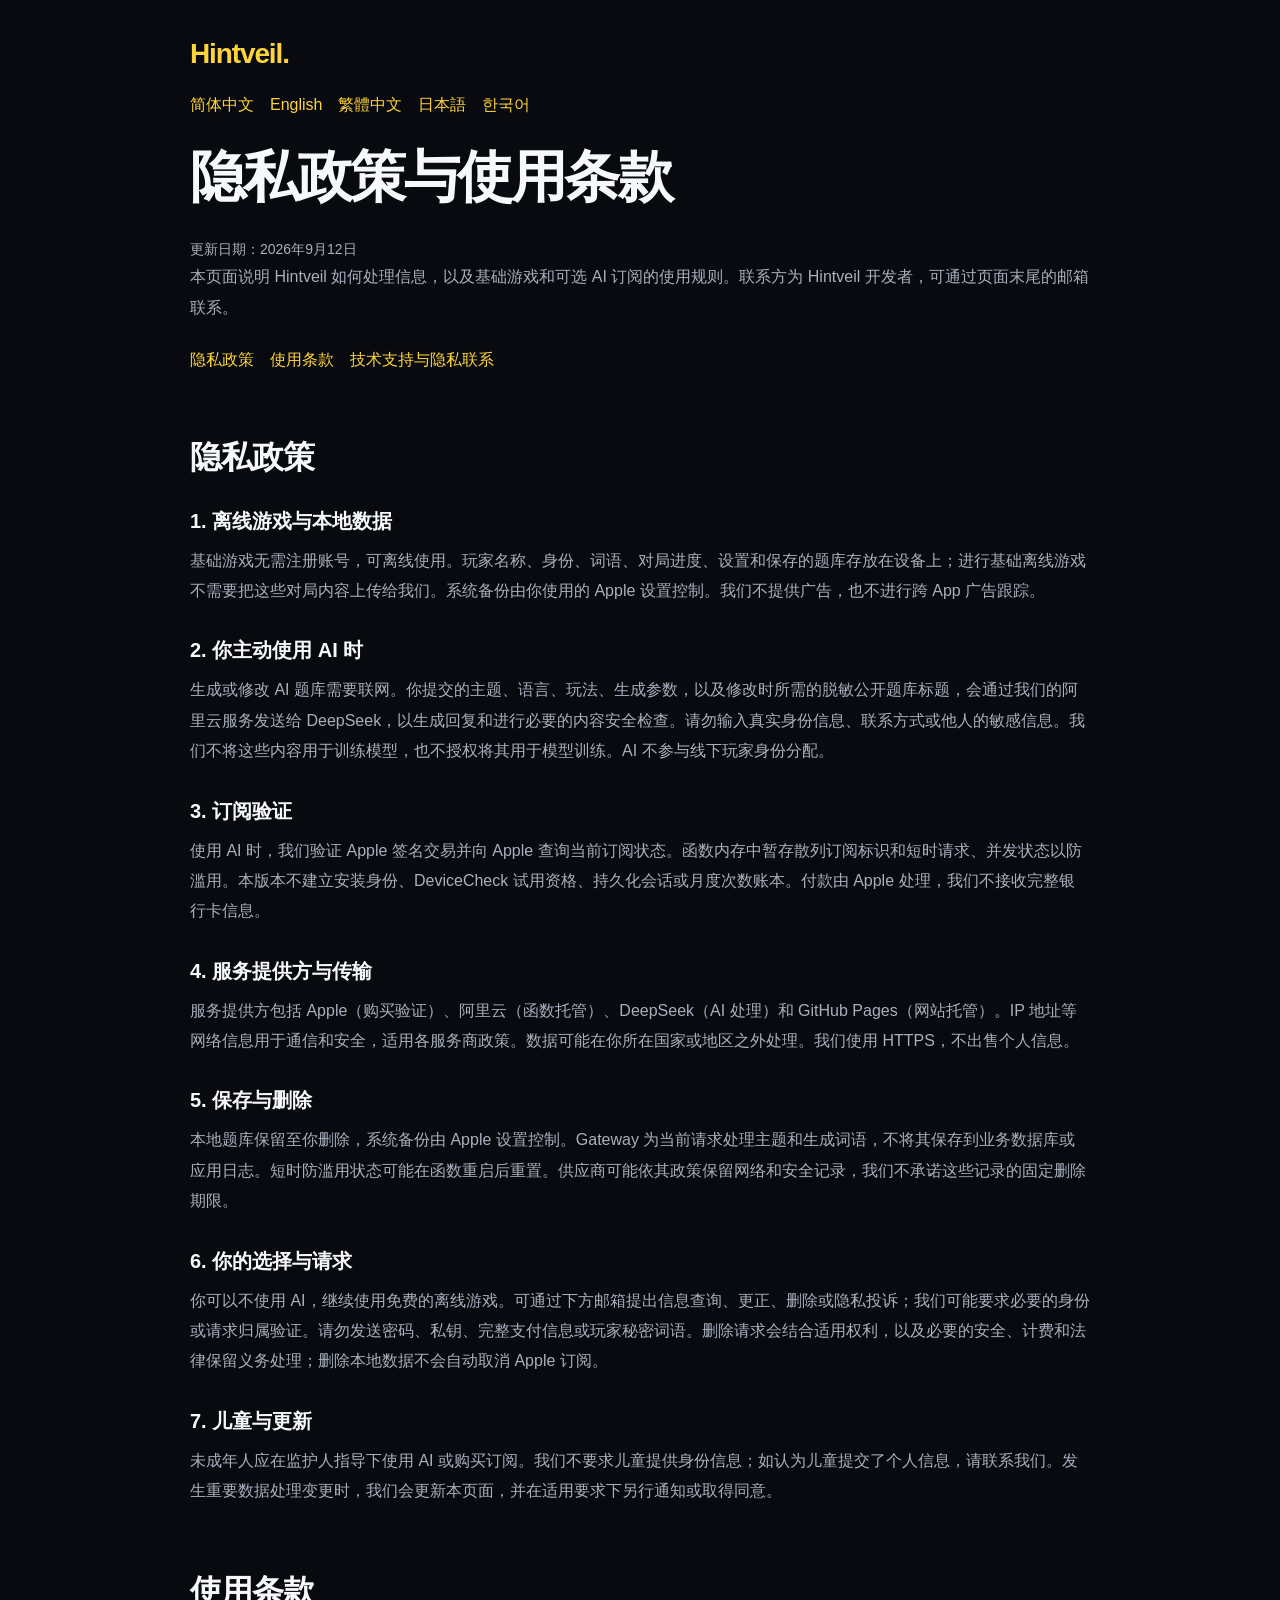
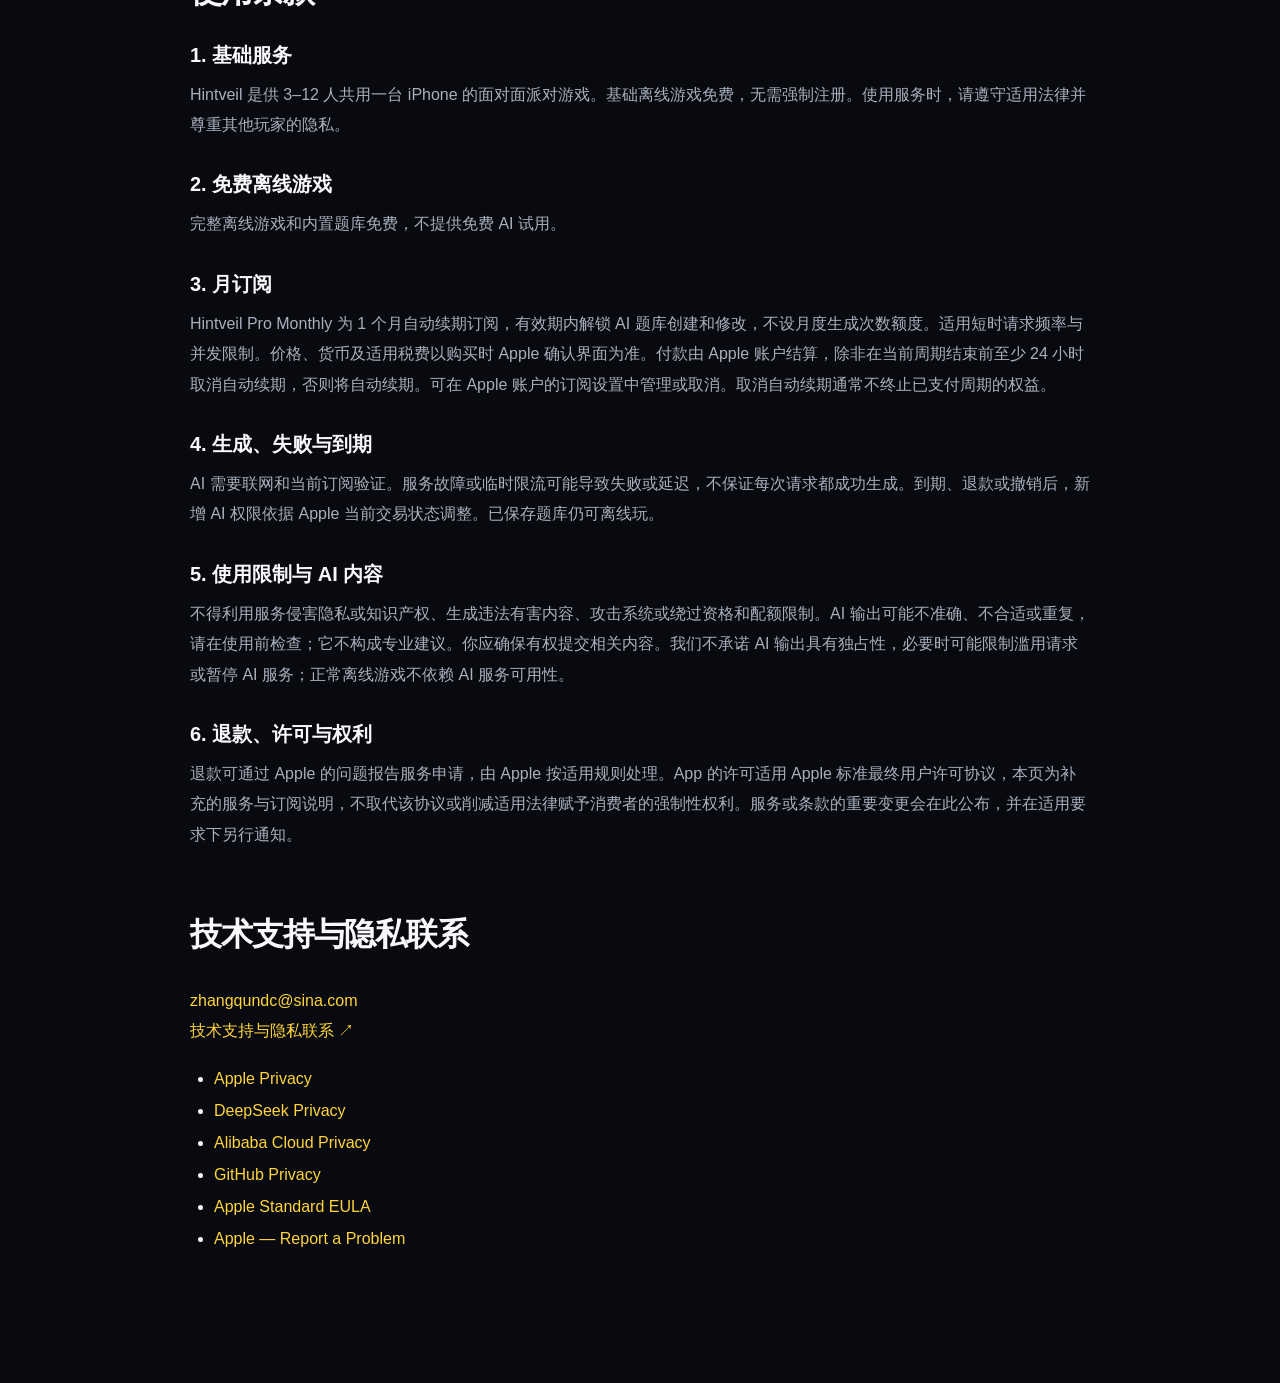
<file: legal.html>
<!doctype html><html lang="zh-Hans"><head><meta charset="utf-8"><meta name="viewport" content="width=device-width,initial-scale=1"><title>Hintveil — 隐私政策与使用条款</title><meta name="description" content="本页面说明 Hintveil 如何处理信息，以及基础游戏和可选 AI 订阅的使用规则。联系方为 Hintveil 开发者，可通过页面末尾的邮箱联系。"><link rel="canonical" href="https://zhangqun2009-netizen.github.io/Hintveil-website/legal.html"><link rel="alternate" hreflang="zh-Hans" href="https://zhangqun2009-netizen.github.io/Hintveil-website/legal.html"><link rel="alternate" hreflang="en" href="https://zhangqun2009-netizen.github.io/Hintveil-website/en/legal.html"><link rel="alternate" hreflang="zh-Hant" href="https://zhangqun2009-netizen.github.io/Hintveil-website/zh-Hant/legal.html"><link rel="alternate" hreflang="ja" href="https://zhangqun2009-netizen.github.io/Hintveil-website/ja/legal.html"><link rel="alternate" hreflang="ko" href="https://zhangqun2009-netizen.github.io/Hintveil-website/ko/legal.html"><link rel="stylesheet" href="styles.css"><style>.legal{max-width:900px;padding-top:40px;padding-bottom:64px}.legal h1{font-size:clamp(2rem,5vw,3.5rem);margin-bottom:24px}.legal h2{font-size:2rem;margin-bottom:32px}.legal h3{font-size:1.25rem;margin:32px 0 12px}.legal p{line-height:1.9;overflow-wrap:anywhere}.legal nav{display:flex;flex-wrap:wrap;gap:16px;margin:24px 0}.legal a{color:var(--yellow,#FFD43B)}.legal section{scroll-margin-top:24px}.legal ul{padding-left:24px;line-height:2}.legal .support-section{margin-top:64px}.legal a:focus-visible{outline:2px solid currentColor;outline-offset:4px}</style></head><body><main class="wrap legal" id="main"><a href="index.html" class="brand">Hintveil.</a><nav aria-label="Language"><a href="legal.html" lang="zh-Hans" hreflang="zh-Hans" aria-current="page">简体中文</a><a href="en/legal.html" lang="en" hreflang="en">English</a><a href="zh-Hant/legal.html" lang="zh-Hant" hreflang="zh-Hant">繁體中文</a><a href="ja/legal.html" lang="ja" hreflang="ja">日本語</a><a href="ko/legal.html" lang="ko" hreflang="ko">한국어</a></nav><h1>隐私政策与使用条款</h1><p class="small">更新日期：2026年9月12日</p><p>本页面说明 Hintveil 如何处理信息，以及基础游戏和可选 AI 订阅的使用规则。联系方为 Hintveil 开发者，可通过页面末尾的邮箱联系。</p><nav><a href="#privacy">隐私政策</a><a href="#terms">使用条款</a><a href="#contact">技术支持与隐私联系</a></nav><section id="privacy" class="support-section"><h2>隐私政策</h2><article><h3>1. 离线游戏与本地数据</h3><p>基础游戏无需注册账号，可离线使用。玩家名称、身份、词语、对局进度、设置和保存的题库存放在设备上；进行基础离线游戏不需要把这些对局内容上传给我们。系统备份由你使用的 Apple 设置控制。我们不提供广告，也不进行跨 App 广告跟踪。</p></article><article><h3>2. 你主动使用 AI 时</h3><p>生成或修改 AI 题库需要联网。你提交的主题、语言、玩法、生成参数，以及修改时所需的脱敏公开题库标题，会通过我们的阿里云服务发送给 DeepSeek，以生成回复和进行必要的内容安全检查。请勿输入真实身份信息、联系方式或他人的敏感信息。我们不将这些内容用于训练模型，也不授权将其用于模型训练。AI 不参与线下玩家身份分配。</p></article><article><h3>3. 订阅验证</h3><p>使用 AI 时，我们验证 Apple 签名交易并向 Apple 查询当前订阅状态。函数内存中暂存散列订阅标识和短时请求、并发状态以防滥用。本版本不建立安装身份、DeviceCheck 试用资格、持久化会话或月度次数账本。付款由 Apple 处理，我们不接收完整银行卡信息。</p></article><article><h3>4. 服务提供方与传输</h3><p>服务提供方包括 Apple（购买验证）、阿里云（函数托管）、DeepSeek（AI 处理）和 GitHub Pages（网站托管）。IP 地址等网络信息用于通信和安全，适用各服务商政策。数据可能在你所在国家或地区之外处理。我们使用 HTTPS，不出售个人信息。</p></article><article><h3>5. 保存与删除</h3><p>本地题库保留至你删除，系统备份由 Apple 设置控制。Gateway 为当前请求处理主题和生成词语，不将其保存到业务数据库或应用日志。短时防滥用状态可能在函数重启后重置。供应商可能依其政策保留网络和安全记录，我们不承诺这些记录的固定删除期限。</p></article><article><h3>6. 你的选择与请求</h3><p>你可以不使用 AI，继续使用免费的离线游戏。可通过下方邮箱提出信息查询、更正、删除或隐私投诉；我们可能要求必要的身份或请求归属验证。请勿发送密码、私钥、完整支付信息或玩家秘密词语。删除请求会结合适用权利，以及必要的安全、计费和法律保留义务处理；删除本地数据不会自动取消 Apple 订阅。</p></article><article><h3>7. 儿童与更新</h3><p>未成年人应在监护人指导下使用 AI 或购买订阅。我们不要求儿童提供身份信息；如认为儿童提交了个人信息，请联系我们。发生重要数据处理变更时，我们会更新本页面，并在适用要求下另行通知或取得同意。</p></article></section><section id="terms" class="support-section"><h2>使用条款</h2><article><h3>1. 基础服务</h3><p>Hintveil 是供 3–12 人共用一台 iPhone 的面对面派对游戏。基础离线游戏免费，无需强制注册。使用服务时，请遵守适用法律并尊重其他玩家的隐私。</p></article><article><h3>2. 免费离线游戏</h3><p>完整离线游戏和内置题库免费，不提供免费 AI 试用。</p></article><article><h3>3. 月订阅</h3><p>Hintveil Pro Monthly 为 1 个月自动续期订阅，有效期内解锁 AI 题库创建和修改，不设月度生成次数额度。适用短时请求频率与并发限制。价格、货币及适用税费以购买时 Apple 确认界面为准。付款由 Apple 账户结算，除非在当前周期结束前至少 24 小时取消自动续期，否则将自动续期。可在 Apple 账户的订阅设置中管理或取消。取消自动续期通常不终止已支付周期的权益。</p></article><article><h3>4. 生成、失败与到期</h3><p>AI 需要联网和当前订阅验证。服务故障或临时限流可能导致失败或延迟，不保证每次请求都成功生成。到期、退款或撤销后，新增 AI 权限依据 Apple 当前交易状态调整。已保存题库仍可离线玩。</p></article><article><h3>5. 使用限制与 AI 内容</h3><p>不得利用服务侵害隐私或知识产权、生成违法有害内容、攻击系统或绕过资格和配额限制。AI 输出可能不准确、不合适或重复，请在使用前检查；它不构成专业建议。你应确保有权提交相关内容。我们不承诺 AI 输出具有独占性，必要时可能限制滥用请求或暂停 AI 服务；正常离线游戏不依赖 AI 服务可用性。</p></article><article><h3>6. 退款、许可与权利</h3><p>退款可通过 Apple 的问题报告服务申请，由 Apple 按适用规则处理。App 的许可适用 Apple 标准最终用户许可协议，本页为补充的服务与订阅说明，不取代该协议或削减适用法律赋予消费者的强制性权利。服务或条款的重要变更会在此公布，并在适用要求下另行通知。</p></article></section><section id="contact" class="support-section"><h2>技术支持与隐私联系</h2><p><a href="mailto:zhangqundc@sina.com">zhangqundc@sina.com</a></p><p><a href="support/index.html">技术支持与隐私联系 ↗</a></p><ul><li><a href="https://www.apple.com/legal/privacy/">Apple Privacy</a></li><li><a href="https://cdn.deepseek.com/policies/en-US/deepseek-privacy-policy.html">DeepSeek Privacy</a></li><li><a href="https://www.alibabacloud.com/help/en/legal/latest/alibaba-cloud-international-website-privacy-policy">Alibaba Cloud Privacy</a></li><li><a href="https://docs.github.com/en/site-policy/privacy-policies/github-general-privacy-statement">GitHub Privacy</a></li><li><a href="https://www.apple.com/legal/internet-services/itunes/dev/stdeula/">Apple Standard EULA</a></li><li><a href="https://reportaproblem.apple.com/">Apple — Report a Problem</a></li></ul></section></main></body></html>
</file>
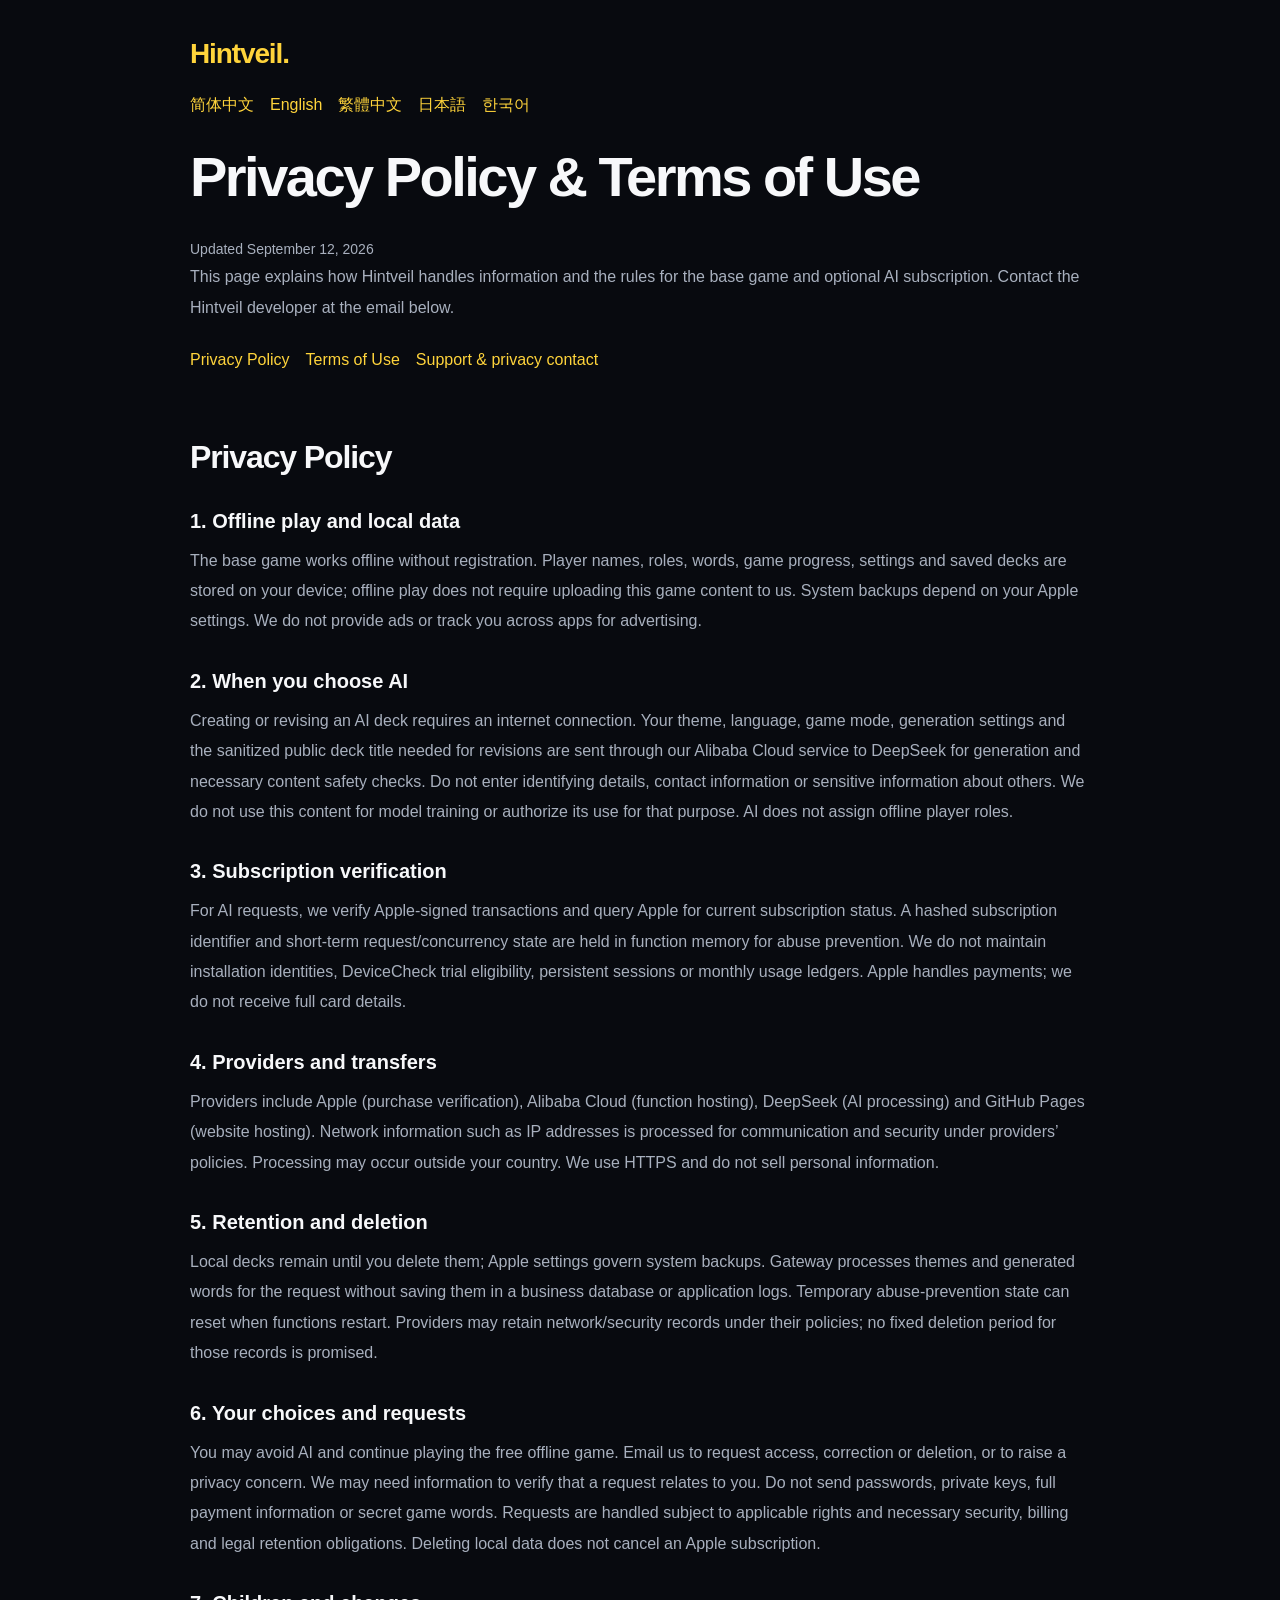
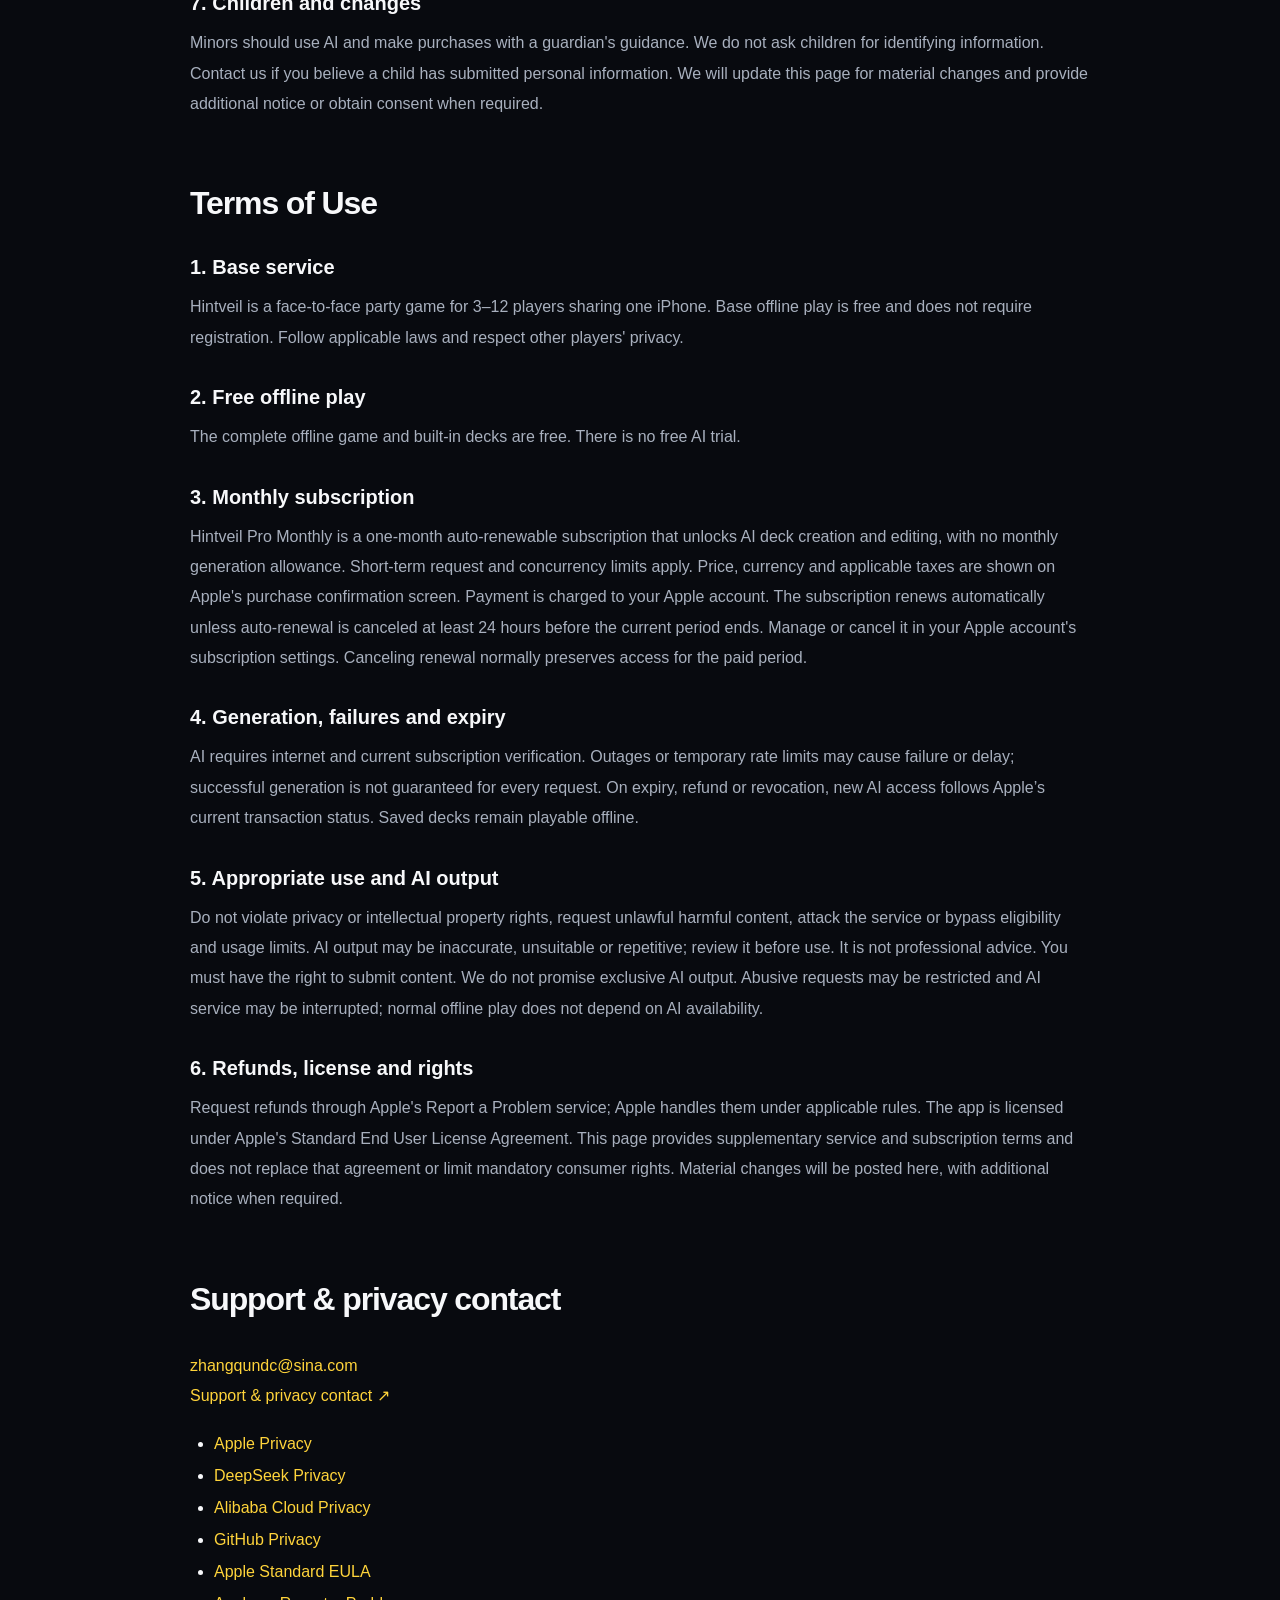
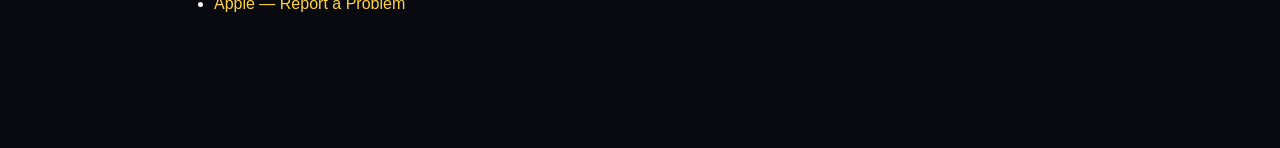
<file: en/legal.html>
<!doctype html><html lang="en"><head><meta charset="utf-8"><meta name="viewport" content="width=device-width,initial-scale=1"><title>Hintveil — Privacy Policy &amp; Terms of Use</title><meta name="description" content="This page explains how Hintveil handles information and the rules for the base game and optional AI subscription. Contact the Hintveil developer at the email below."><link rel="canonical" href="https://zhangqun2009-netizen.github.io/Hintveil-website/en/legal.html"><link rel="alternate" hreflang="zh-Hans" href="https://zhangqun2009-netizen.github.io/Hintveil-website/legal.html"><link rel="alternate" hreflang="en" href="https://zhangqun2009-netizen.github.io/Hintveil-website/en/legal.html"><link rel="alternate" hreflang="zh-Hant" href="https://zhangqun2009-netizen.github.io/Hintveil-website/zh-Hant/legal.html"><link rel="alternate" hreflang="ja" href="https://zhangqun2009-netizen.github.io/Hintveil-website/ja/legal.html"><link rel="alternate" hreflang="ko" href="https://zhangqun2009-netizen.github.io/Hintveil-website/ko/legal.html"><link rel="stylesheet" href="../styles.css"><style>.legal{max-width:900px;padding-top:40px;padding-bottom:64px}.legal h1{font-size:clamp(2rem,5vw,3.5rem);margin-bottom:24px}.legal h2{font-size:2rem;margin-bottom:32px}.legal h3{font-size:1.25rem;margin:32px 0 12px}.legal p{line-height:1.9;overflow-wrap:anywhere}.legal nav{display:flex;flex-wrap:wrap;gap:16px;margin:24px 0}.legal a{color:var(--yellow,#FFD43B)}.legal section{scroll-margin-top:24px}.legal ul{padding-left:24px;line-height:2}.legal .support-section{margin-top:64px}.legal a:focus-visible{outline:2px solid currentColor;outline-offset:4px}</style></head><body><main class="wrap legal" id="main"><a href="../index.html" class="brand">Hintveil.</a><nav aria-label="Language"><a href="../legal.html" lang="zh-Hans" hreflang="zh-Hans">简体中文</a><a href="../en/legal.html" lang="en" hreflang="en" aria-current="page">English</a><a href="../zh-Hant/legal.html" lang="zh-Hant" hreflang="zh-Hant">繁體中文</a><a href="../ja/legal.html" lang="ja" hreflang="ja">日本語</a><a href="../ko/legal.html" lang="ko" hreflang="ko">한국어</a></nav><h1>Privacy Policy &amp; Terms of Use</h1><p class="small">Updated September 12, 2026</p><p>This page explains how Hintveil handles information and the rules for the base game and optional AI subscription. Contact the Hintveil developer at the email below.</p><nav><a href="#privacy">Privacy Policy</a><a href="#terms">Terms of Use</a><a href="#contact">Support &amp; privacy contact</a></nav><section id="privacy" class="support-section"><h2>Privacy Policy</h2><article><h3>1. Offline play and local data</h3><p>The base game works offline without registration. Player names, roles, words, game progress, settings and saved decks are stored on your device; offline play does not require uploading this game content to us. System backups depend on your Apple settings. We do not provide ads or track you across apps for advertising.</p></article><article><h3>2. When you choose AI</h3><p>Creating or revising an AI deck requires an internet connection. Your theme, language, game mode, generation settings and the sanitized public deck title needed for revisions are sent through our Alibaba Cloud service to DeepSeek for generation and necessary content safety checks. Do not enter identifying details, contact information or sensitive information about others. We do not use this content for model training or authorize its use for that purpose. AI does not assign offline player roles.</p></article><article><h3>3. Subscription verification</h3><p>For AI requests, we verify Apple-signed transactions and query Apple for current subscription status. A hashed subscription identifier and short-term request/concurrency state are held in function memory for abuse prevention. We do not maintain installation identities, DeviceCheck trial eligibility, persistent sessions or monthly usage ledgers. Apple handles payments; we do not receive full card details.</p></article><article><h3>4. Providers and transfers</h3><p>Providers include Apple (purchase verification), Alibaba Cloud (function hosting), DeepSeek (AI processing) and GitHub Pages (website hosting). Network information such as IP addresses is processed for communication and security under providers’ policies. Processing may occur outside your country. We use HTTPS and do not sell personal information.</p></article><article><h3>5. Retention and deletion</h3><p>Local decks remain until you delete them; Apple settings govern system backups. Gateway processes themes and generated words for the request without saving them in a business database or application logs. Temporary abuse-prevention state can reset when functions restart. Providers may retain network/security records under their policies; no fixed deletion period for those records is promised.</p></article><article><h3>6. Your choices and requests</h3><p>You may avoid AI and continue playing the free offline game. Email us to request access, correction or deletion, or to raise a privacy concern. We may need information to verify that a request relates to you. Do not send passwords, private keys, full payment information or secret game words. Requests are handled subject to applicable rights and necessary security, billing and legal retention obligations. Deleting local data does not cancel an Apple subscription.</p></article><article><h3>7. Children and changes</h3><p>Minors should use AI and make purchases with a guardian&#x27;s guidance. We do not ask children for identifying information. Contact us if you believe a child has submitted personal information. We will update this page for material changes and provide additional notice or obtain consent when required.</p></article></section><section id="terms" class="support-section"><h2>Terms of Use</h2><article><h3>1. Base service</h3><p>Hintveil is a face-to-face party game for 3–12 players sharing one iPhone. Base offline play is free and does not require registration. Follow applicable laws and respect other players&#x27; privacy.</p></article><article><h3>2. Free offline play</h3><p>The complete offline game and built-in decks are free. There is no free AI trial.</p></article><article><h3>3. Monthly subscription</h3><p>Hintveil Pro Monthly is a one-month auto-renewable subscription that unlocks AI deck creation and editing, with no monthly generation allowance. Short-term request and concurrency limits apply. Price, currency and applicable taxes are shown on Apple&#x27;s purchase confirmation screen. Payment is charged to your Apple account. The subscription renews automatically unless auto-renewal is canceled at least 24 hours before the current period ends. Manage or cancel it in your Apple account&#x27;s subscription settings. Canceling renewal normally preserves access for the paid period.</p></article><article><h3>4. Generation, failures and expiry</h3><p>AI requires internet and current subscription verification. Outages or temporary rate limits may cause failure or delay; successful generation is not guaranteed for every request. On expiry, refund or revocation, new AI access follows Apple’s current transaction status. Saved decks remain playable offline.</p></article><article><h3>5. Appropriate use and AI output</h3><p>Do not violate privacy or intellectual property rights, request unlawful harmful content, attack the service or bypass eligibility and usage limits. AI output may be inaccurate, unsuitable or repetitive; review it before use. It is not professional advice. You must have the right to submit content. We do not promise exclusive AI output. Abusive requests may be restricted and AI service may be interrupted; normal offline play does not depend on AI availability.</p></article><article><h3>6. Refunds, license and rights</h3><p>Request refunds through Apple&#x27;s Report a Problem service; Apple handles them under applicable rules. The app is licensed under Apple&#x27;s Standard End User License Agreement. This page provides supplementary service and subscription terms and does not replace that agreement or limit mandatory consumer rights. Material changes will be posted here, with additional notice when required.</p></article></section><section id="contact" class="support-section"><h2>Support &amp; privacy contact</h2><p><a href="mailto:zhangqundc@sina.com">zhangqundc@sina.com</a></p><p><a href="support/index.html">Support &amp; privacy contact ↗</a></p><ul><li><a href="https://www.apple.com/legal/privacy/">Apple Privacy</a></li><li><a href="https://cdn.deepseek.com/policies/en-US/deepseek-privacy-policy.html">DeepSeek Privacy</a></li><li><a href="https://www.alibabacloud.com/help/en/legal/latest/alibaba-cloud-international-website-privacy-policy">Alibaba Cloud Privacy</a></li><li><a href="https://docs.github.com/en/site-policy/privacy-policies/github-general-privacy-statement">GitHub Privacy</a></li><li><a href="https://www.apple.com/legal/internet-services/itunes/dev/stdeula/">Apple Standard EULA</a></li><li><a href="https://reportaproblem.apple.com/">Apple — Report a Problem</a></li></ul></section></main></body></html>
</file>
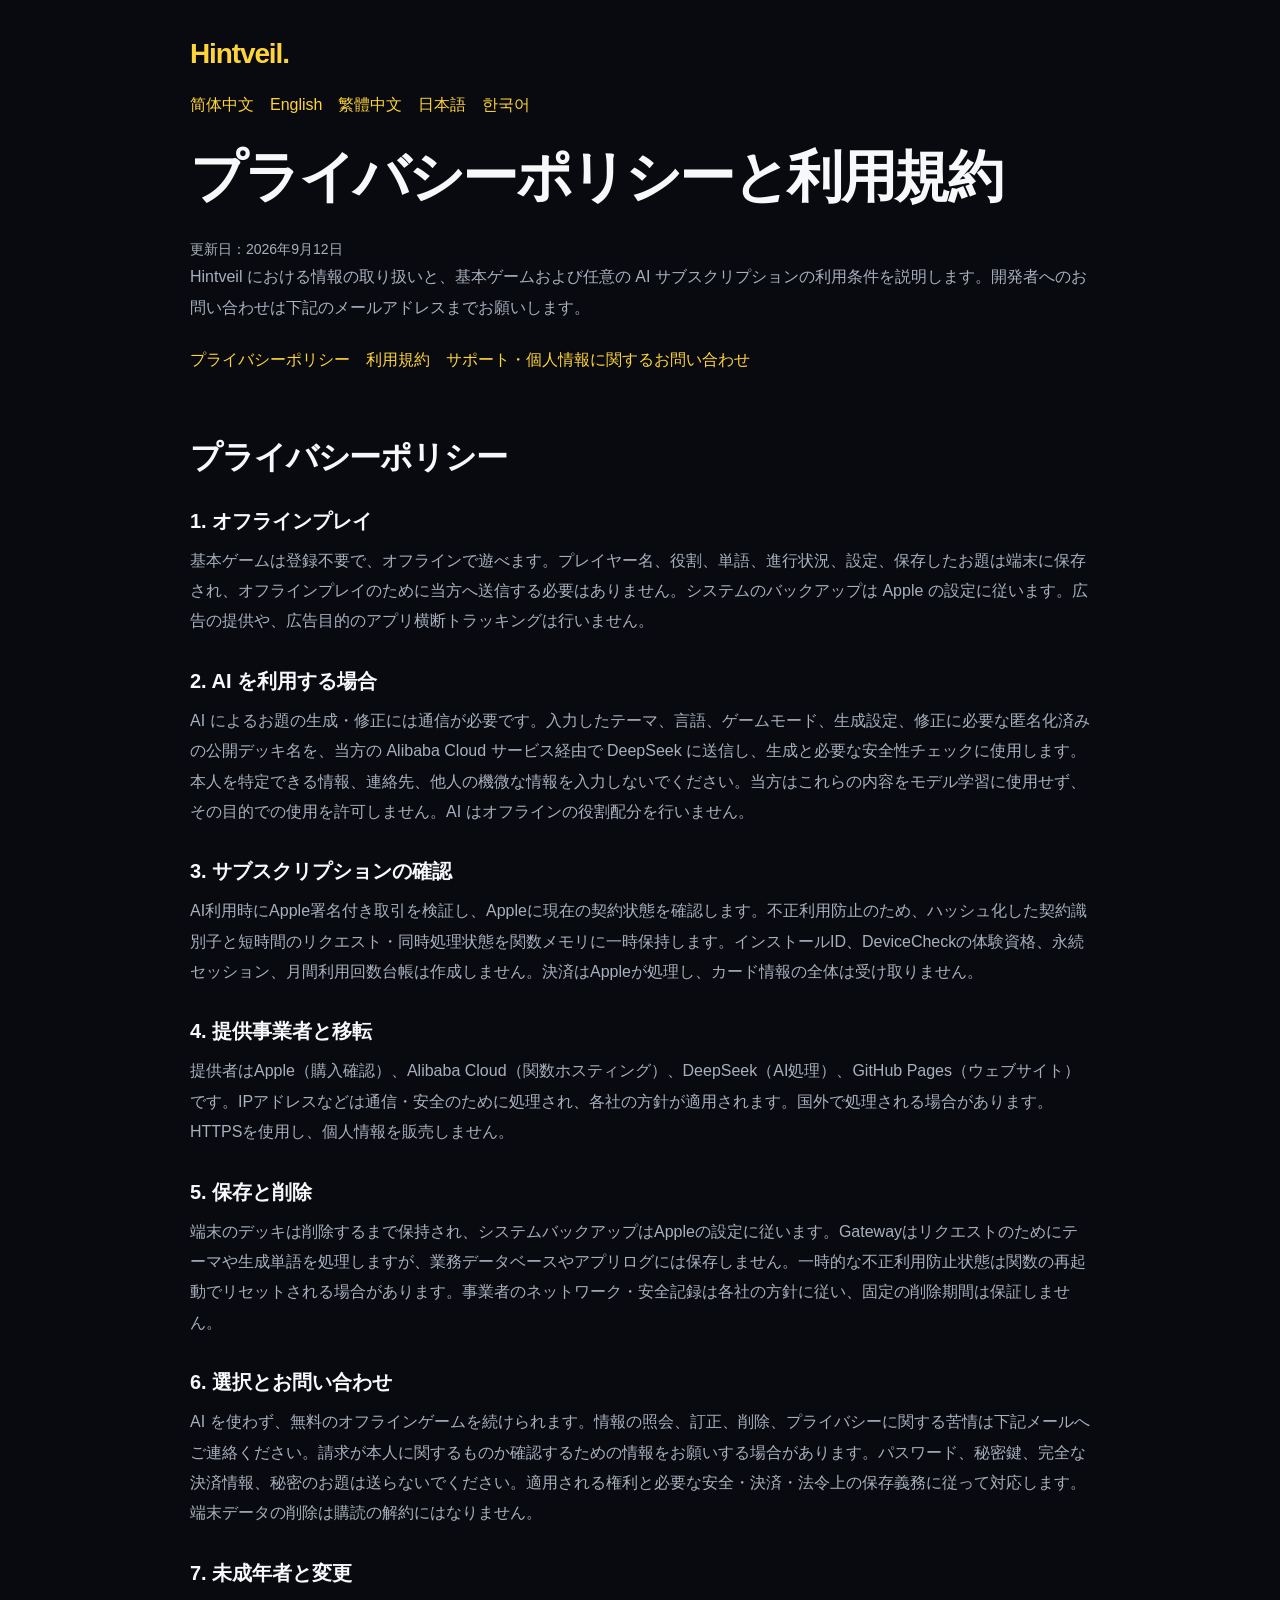
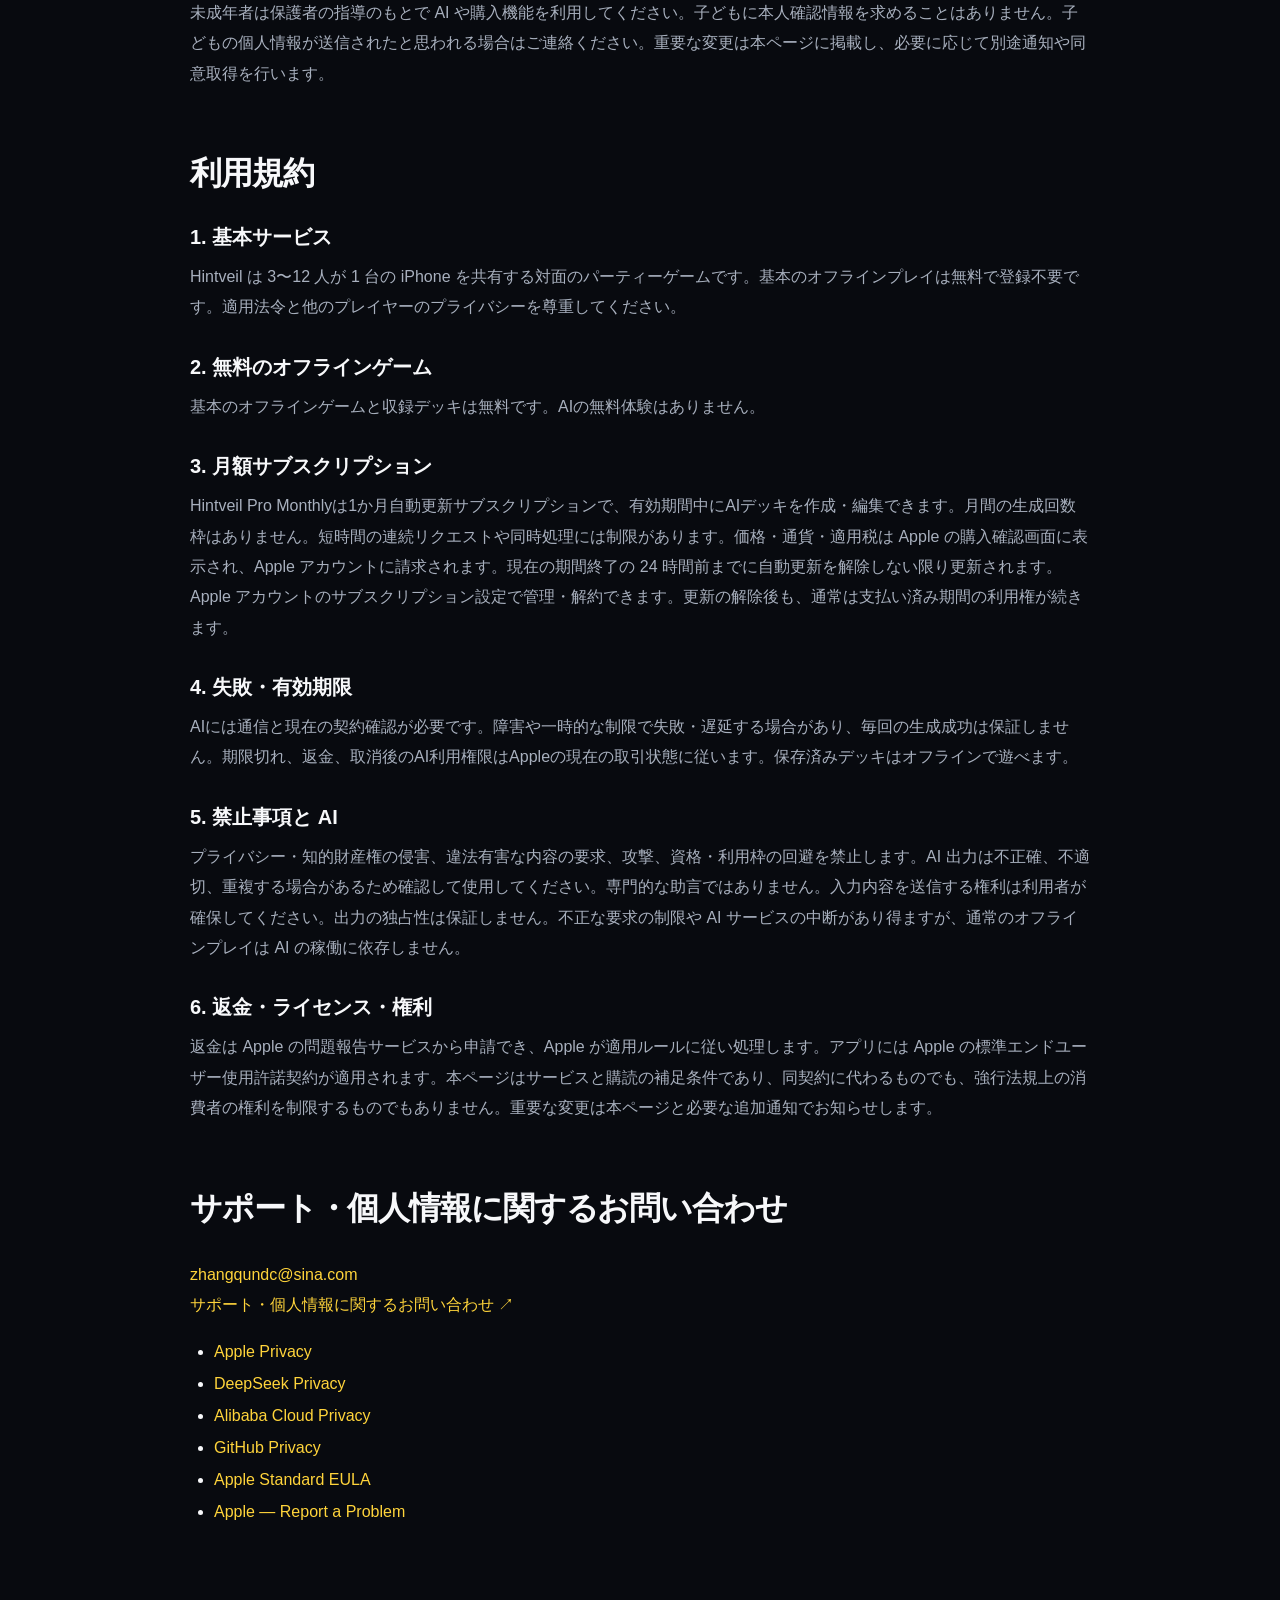
<file: ja/legal.html>
<!doctype html><html lang="ja"><head><meta charset="utf-8"><meta name="viewport" content="width=device-width,initial-scale=1"><title>Hintveil — プライバシーポリシーと利用規約</title><meta name="description" content="Hintveil における情報の取り扱いと、基本ゲームおよび任意の AI サブスクリプションの利用条件を説明します。開発者へのお問い合わせは下記のメールアドレスまでお願いします。"><link rel="canonical" href="https://zhangqun2009-netizen.github.io/Hintveil-website/ja/legal.html"><link rel="alternate" hreflang="zh-Hans" href="https://zhangqun2009-netizen.github.io/Hintveil-website/legal.html"><link rel="alternate" hreflang="en" href="https://zhangqun2009-netizen.github.io/Hintveil-website/en/legal.html"><link rel="alternate" hreflang="zh-Hant" href="https://zhangqun2009-netizen.github.io/Hintveil-website/zh-Hant/legal.html"><link rel="alternate" hreflang="ja" href="https://zhangqun2009-netizen.github.io/Hintveil-website/ja/legal.html"><link rel="alternate" hreflang="ko" href="https://zhangqun2009-netizen.github.io/Hintveil-website/ko/legal.html"><link rel="stylesheet" href="../styles.css"><style>.legal{max-width:900px;padding-top:40px;padding-bottom:64px}.legal h1{font-size:clamp(2rem,5vw,3.5rem);margin-bottom:24px}.legal h2{font-size:2rem;margin-bottom:32px}.legal h3{font-size:1.25rem;margin:32px 0 12px}.legal p{line-height:1.9;overflow-wrap:anywhere}.legal nav{display:flex;flex-wrap:wrap;gap:16px;margin:24px 0}.legal a{color:var(--yellow,#FFD43B)}.legal section{scroll-margin-top:24px}.legal ul{padding-left:24px;line-height:2}.legal .support-section{margin-top:64px}.legal a:focus-visible{outline:2px solid currentColor;outline-offset:4px}</style></head><body><main class="wrap legal" id="main"><a href="../index.html" class="brand">Hintveil.</a><nav aria-label="Language"><a href="../legal.html" lang="zh-Hans" hreflang="zh-Hans">简体中文</a><a href="../en/legal.html" lang="en" hreflang="en">English</a><a href="../zh-Hant/legal.html" lang="zh-Hant" hreflang="zh-Hant">繁體中文</a><a href="../ja/legal.html" lang="ja" hreflang="ja" aria-current="page">日本語</a><a href="../ko/legal.html" lang="ko" hreflang="ko">한국어</a></nav><h1>プライバシーポリシーと利用規約</h1><p class="small">更新日：2026年9月12日</p><p>Hintveil における情報の取り扱いと、基本ゲームおよび任意の AI サブスクリプションの利用条件を説明します。開発者へのお問い合わせは下記のメールアドレスまでお願いします。</p><nav><a href="#privacy">プライバシーポリシー</a><a href="#terms">利用規約</a><a href="#contact">サポート・個人情報に関するお問い合わせ</a></nav><section id="privacy" class="support-section"><h2>プライバシーポリシー</h2><article><h3>1. オフラインプレイ</h3><p>基本ゲームは登録不要で、オフラインで遊べます。プレイヤー名、役割、単語、進行状況、設定、保存したお題は端末に保存され、オフラインプレイのために当方へ送信する必要はありません。システムのバックアップは Apple の設定に従います。広告の提供や、広告目的のアプリ横断トラッキングは行いません。</p></article><article><h3>2. AI を利用する場合</h3><p>AI によるお題の生成・修正には通信が必要です。入力したテーマ、言語、ゲームモード、生成設定、修正に必要な匿名化済みの公開デッキ名を、当方の Alibaba Cloud サービス経由で DeepSeek に送信し、生成と必要な安全性チェックに使用します。本人を特定できる情報、連絡先、他人の機微な情報を入力しないでください。当方はこれらの内容をモデル学習に使用せず、その目的での使用を許可しません。AI はオフラインの役割配分を行いません。</p></article><article><h3>3. サブスクリプションの確認</h3><p>AI利用時にApple署名付き取引を検証し、Appleに現在の契約状態を確認します。不正利用防止のため、ハッシュ化した契約識別子と短時間のリクエスト・同時処理状態を関数メモリに一時保持します。インストールID、DeviceCheckの体験資格、永続セッション、月間利用回数台帳は作成しません。決済はAppleが処理し、カード情報の全体は受け取りません。</p></article><article><h3>4. 提供事業者と移転</h3><p>提供者はApple（購入確認）、Alibaba Cloud（関数ホスティング）、DeepSeek（AI処理）、GitHub Pages（ウェブサイト）です。IPアドレスなどは通信・安全のために処理され、各社の方針が適用されます。国外で処理される場合があります。HTTPSを使用し、個人情報を販売しません。</p></article><article><h3>5. 保存と削除</h3><p>端末のデッキは削除するまで保持され、システムバックアップはAppleの設定に従います。Gatewayはリクエストのためにテーマや生成単語を処理しますが、業務データベースやアプリログには保存しません。一時的な不正利用防止状態は関数の再起動でリセットされる場合があります。事業者のネットワーク・安全記録は各社の方針に従い、固定の削除期間は保証しません。</p></article><article><h3>6. 選択とお問い合わせ</h3><p>AI を使わず、無料のオフラインゲームを続けられます。情報の照会、訂正、削除、プライバシーに関する苦情は下記メールへご連絡ください。請求が本人に関するものか確認するための情報をお願いする場合があります。パスワード、秘密鍵、完全な決済情報、秘密のお題は送らないでください。適用される権利と必要な安全・決済・法令上の保存義務に従って対応します。端末データの削除は購読の解約にはなりません。</p></article><article><h3>7. 未成年者と変更</h3><p>未成年者は保護者の指導のもとで AI や購入機能を利用してください。子どもに本人確認情報を求めることはありません。子どもの個人情報が送信されたと思われる場合はご連絡ください。重要な変更は本ページに掲載し、必要に応じて別途通知や同意取得を行います。</p></article></section><section id="terms" class="support-section"><h2>利用規約</h2><article><h3>1. 基本サービス</h3><p>Hintveil は 3〜12 人が 1 台の iPhone を共有する対面のパーティーゲームです。基本のオフラインプレイは無料で登録不要です。適用法令と他のプレイヤーのプライバシーを尊重してください。</p></article><article><h3>2. 無料のオフラインゲーム</h3><p>基本のオフラインゲームと収録デッキは無料です。AIの無料体験はありません。</p></article><article><h3>3. 月額サブスクリプション</h3><p>Hintveil Pro Monthlyは1か月自動更新サブスクリプションで、有効期間中にAIデッキを作成・編集できます。月間の生成回数枠はありません。短時間の連続リクエストや同時処理には制限があります。価格・通貨・適用税は Apple の購入確認画面に表示され、Apple アカウントに請求されます。現在の期間終了の 24 時間前までに自動更新を解除しない限り更新されます。Apple アカウントのサブスクリプション設定で管理・解約できます。更新の解除後も、通常は支払い済み期間の利用権が続きます。</p></article><article><h3>4. 失敗・有効期限</h3><p>AIには通信と現在の契約確認が必要です。障害や一時的な制限で失敗・遅延する場合があり、毎回の生成成功は保証しません。期限切れ、返金、取消後のAI利用権限はAppleの現在の取引状態に従います。保存済みデッキはオフラインで遊べます。</p></article><article><h3>5. 禁止事項と AI</h3><p>プライバシー・知的財産権の侵害、違法有害な内容の要求、攻撃、資格・利用枠の回避を禁止します。AI 出力は不正確、不適切、重複する場合があるため確認して使用してください。専門的な助言ではありません。入力内容を送信する権利は利用者が確保してください。出力の独占性は保証しません。不正な要求の制限や AI サービスの中断があり得ますが、通常のオフラインプレイは AI の稼働に依存しません。</p></article><article><h3>6. 返金・ライセンス・権利</h3><p>返金は Apple の問題報告サービスから申請でき、Apple が適用ルールに従い処理します。アプリには Apple の標準エンドユーザー使用許諾契約が適用されます。本ページはサービスと購読の補足条件であり、同契約に代わるものでも、強行法規上の消費者の権利を制限するものでもありません。重要な変更は本ページと必要な追加通知でお知らせします。</p></article></section><section id="contact" class="support-section"><h2>サポート・個人情報に関するお問い合わせ</h2><p><a href="mailto:zhangqundc@sina.com">zhangqundc@sina.com</a></p><p><a href="support/index.html">サポート・個人情報に関するお問い合わせ ↗</a></p><ul><li><a href="https://www.apple.com/legal/privacy/">Apple Privacy</a></li><li><a href="https://cdn.deepseek.com/policies/en-US/deepseek-privacy-policy.html">DeepSeek Privacy</a></li><li><a href="https://www.alibabacloud.com/help/en/legal/latest/alibaba-cloud-international-website-privacy-policy">Alibaba Cloud Privacy</a></li><li><a href="https://docs.github.com/en/site-policy/privacy-policies/github-general-privacy-statement">GitHub Privacy</a></li><li><a href="https://www.apple.com/legal/internet-services/itunes/dev/stdeula/">Apple Standard EULA</a></li><li><a href="https://reportaproblem.apple.com/">Apple — Report a Problem</a></li></ul></section></main></body></html>
</file>
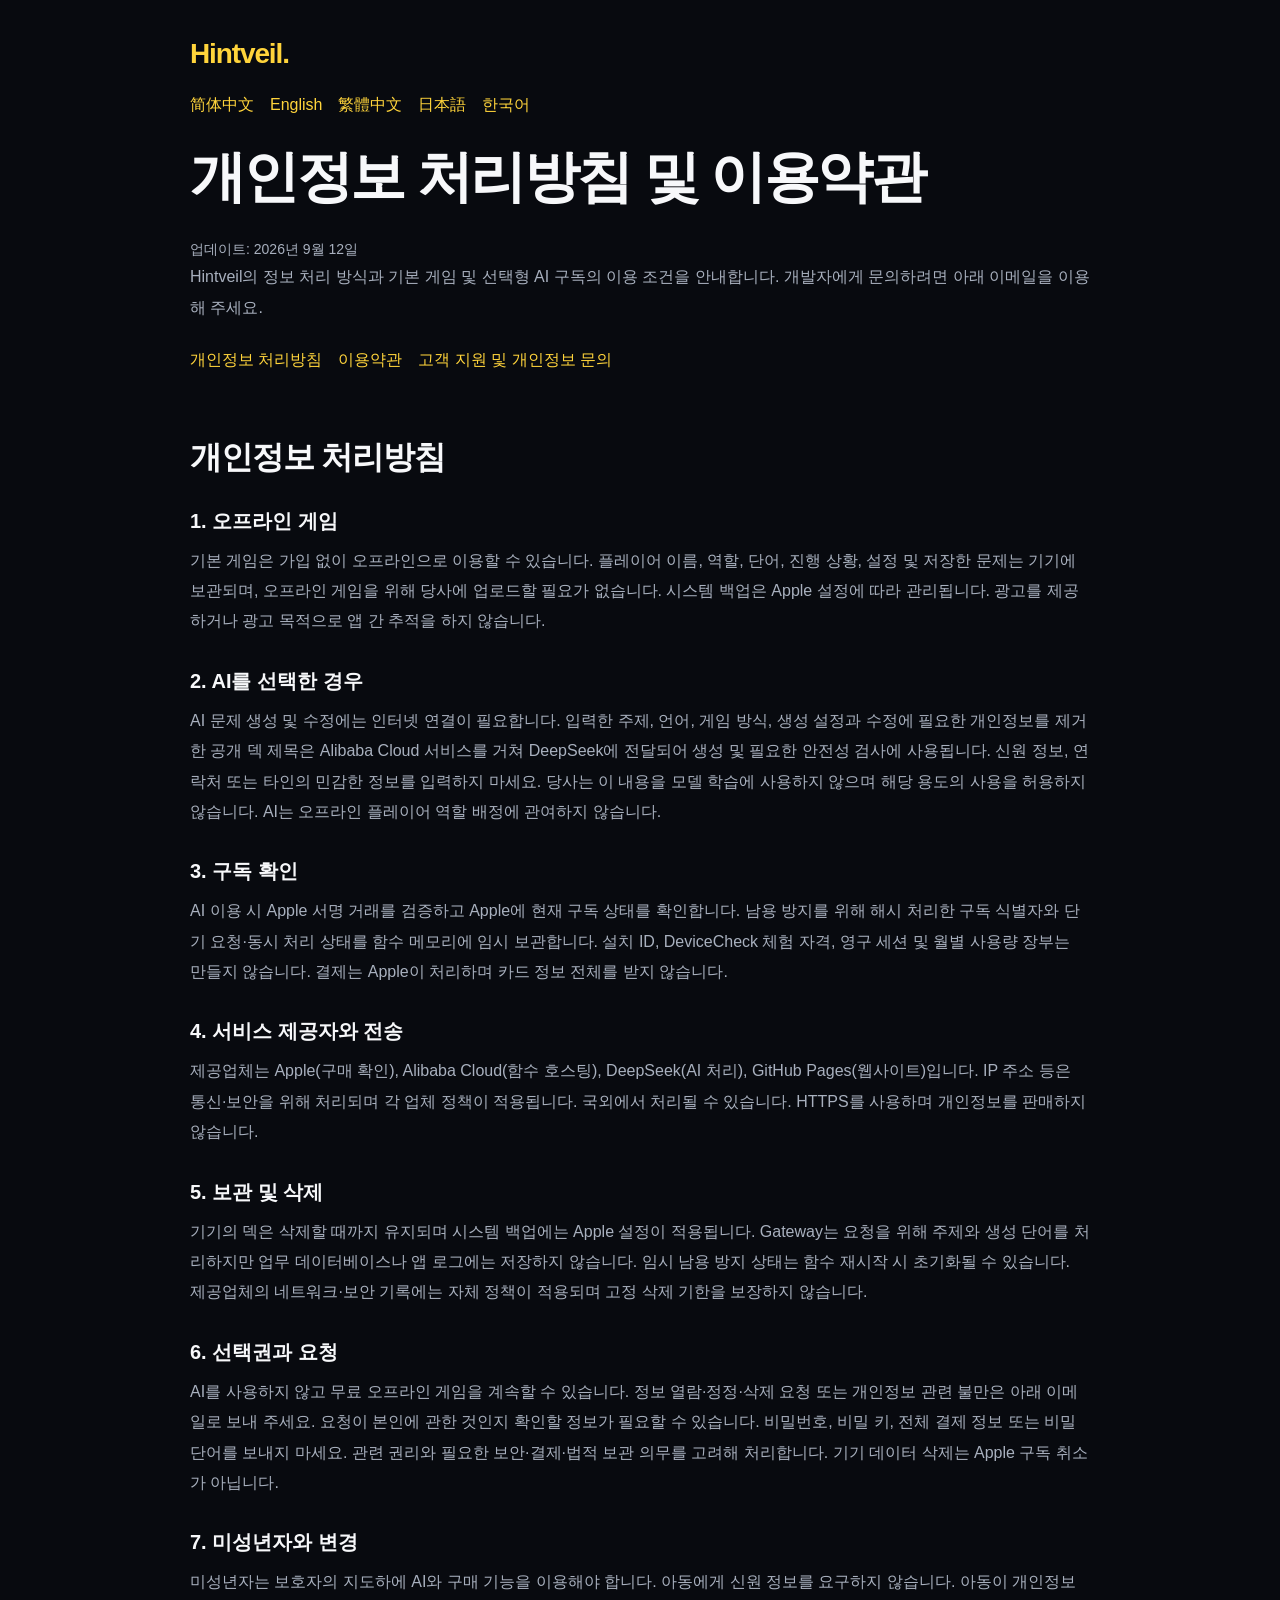
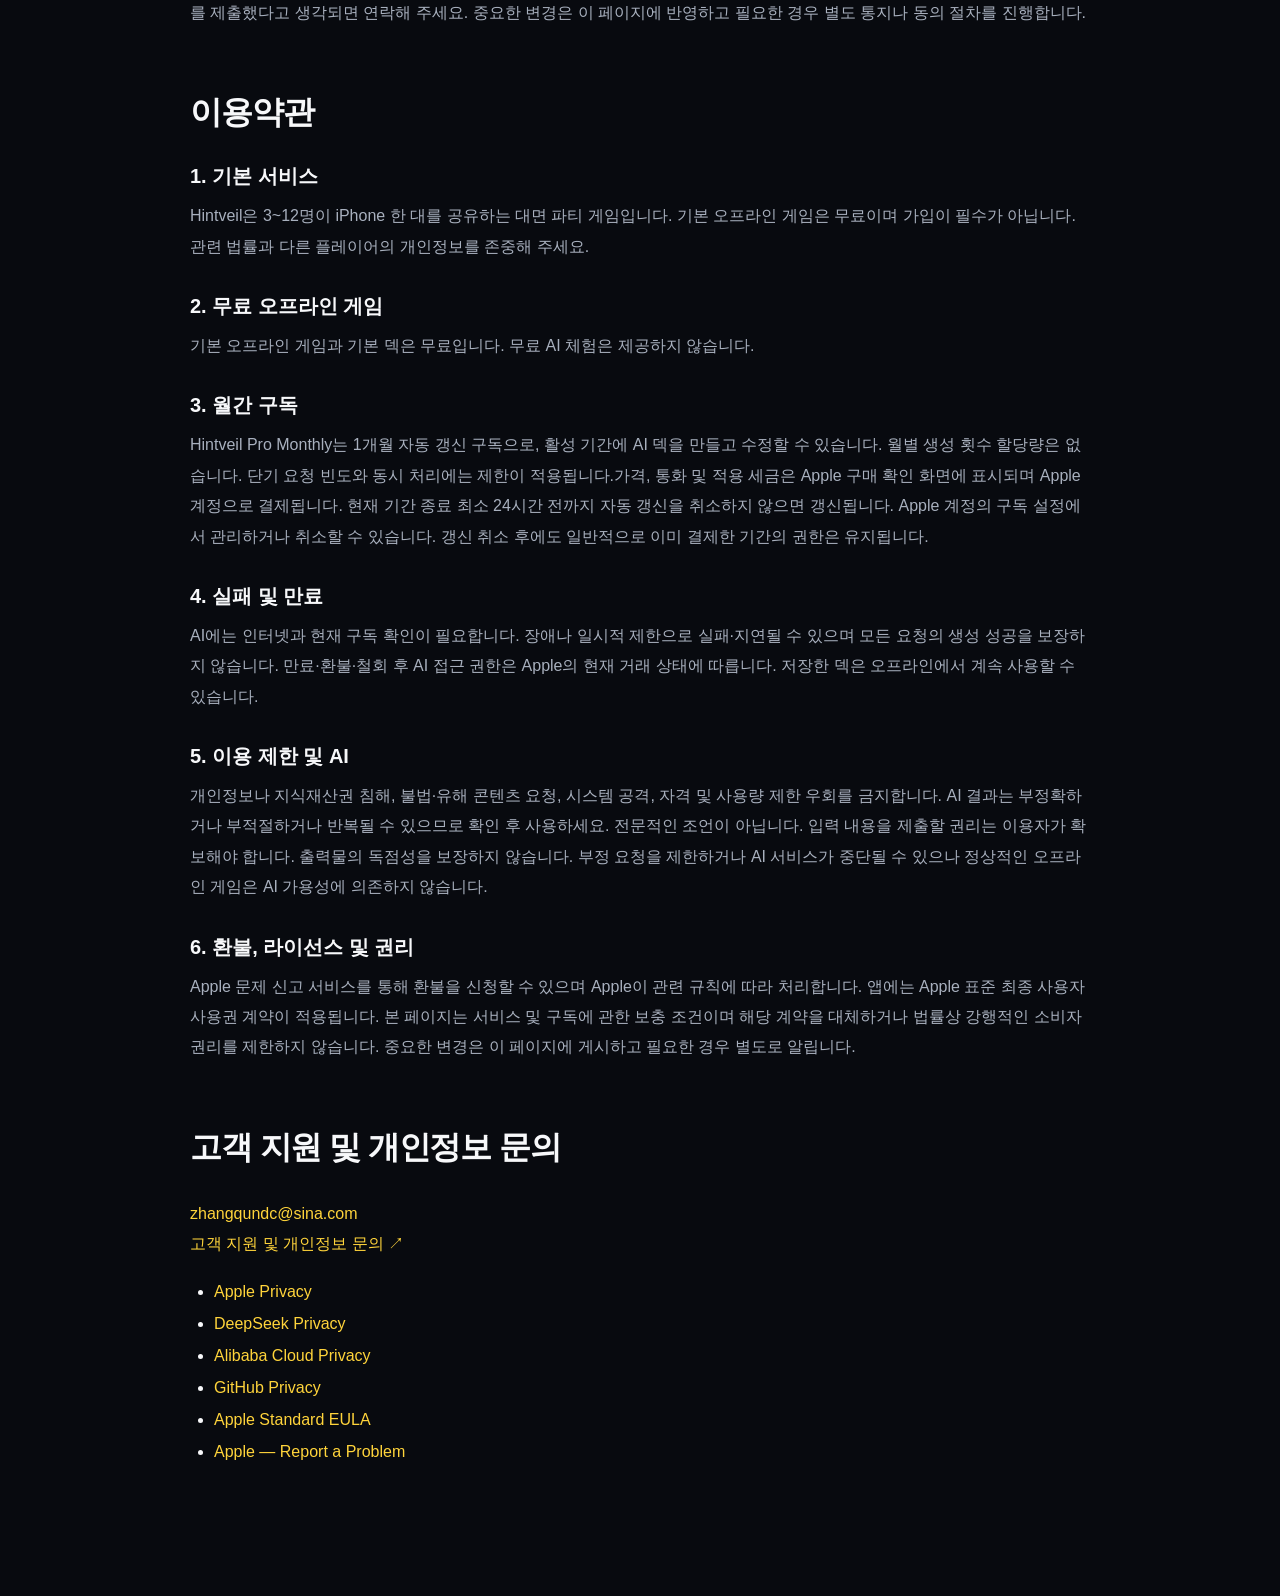
<file: ko/legal.html>
<!doctype html><html lang="ko"><head><meta charset="utf-8"><meta name="viewport" content="width=device-width,initial-scale=1"><title>Hintveil — 개인정보 처리방침 및 이용약관</title><meta name="description" content="Hintveil의 정보 처리 방식과 기본 게임 및 선택형 AI 구독의 이용 조건을 안내합니다. 개발자에게 문의하려면 아래 이메일을 이용해 주세요."><link rel="canonical" href="https://zhangqun2009-netizen.github.io/Hintveil-website/ko/legal.html"><link rel="alternate" hreflang="zh-Hans" href="https://zhangqun2009-netizen.github.io/Hintveil-website/legal.html"><link rel="alternate" hreflang="en" href="https://zhangqun2009-netizen.github.io/Hintveil-website/en/legal.html"><link rel="alternate" hreflang="zh-Hant" href="https://zhangqun2009-netizen.github.io/Hintveil-website/zh-Hant/legal.html"><link rel="alternate" hreflang="ja" href="https://zhangqun2009-netizen.github.io/Hintveil-website/ja/legal.html"><link rel="alternate" hreflang="ko" href="https://zhangqun2009-netizen.github.io/Hintveil-website/ko/legal.html"><link rel="stylesheet" href="../styles.css"><style>.legal{max-width:900px;padding-top:40px;padding-bottom:64px}.legal h1{font-size:clamp(2rem,5vw,3.5rem);margin-bottom:24px}.legal h2{font-size:2rem;margin-bottom:32px}.legal h3{font-size:1.25rem;margin:32px 0 12px}.legal p{line-height:1.9;overflow-wrap:anywhere}.legal nav{display:flex;flex-wrap:wrap;gap:16px;margin:24px 0}.legal a{color:var(--yellow,#FFD43B)}.legal section{scroll-margin-top:24px}.legal ul{padding-left:24px;line-height:2}.legal .support-section{margin-top:64px}.legal a:focus-visible{outline:2px solid currentColor;outline-offset:4px}</style></head><body><main class="wrap legal" id="main"><a href="../index.html" class="brand">Hintveil.</a><nav aria-label="Language"><a href="../legal.html" lang="zh-Hans" hreflang="zh-Hans">简体中文</a><a href="../en/legal.html" lang="en" hreflang="en">English</a><a href="../zh-Hant/legal.html" lang="zh-Hant" hreflang="zh-Hant">繁體中文</a><a href="../ja/legal.html" lang="ja" hreflang="ja">日本語</a><a href="../ko/legal.html" lang="ko" hreflang="ko" aria-current="page">한국어</a></nav><h1>개인정보 처리방침 및 이용약관</h1><p class="small">업데이트: 2026년 9월 12일</p><p>Hintveil의 정보 처리 방식과 기본 게임 및 선택형 AI 구독의 이용 조건을 안내합니다. 개발자에게 문의하려면 아래 이메일을 이용해 주세요.</p><nav><a href="#privacy">개인정보 처리방침</a><a href="#terms">이용약관</a><a href="#contact">고객 지원 및 개인정보 문의</a></nav><section id="privacy" class="support-section"><h2>개인정보 처리방침</h2><article><h3>1. 오프라인 게임</h3><p>기본 게임은 가입 없이 오프라인으로 이용할 수 있습니다. 플레이어 이름, 역할, 단어, 진행 상황, 설정 및 저장한 문제는 기기에 보관되며, 오프라인 게임을 위해 당사에 업로드할 필요가 없습니다. 시스템 백업은 Apple 설정에 따라 관리됩니다. 광고를 제공하거나 광고 목적으로 앱 간 추적을 하지 않습니다.</p></article><article><h3>2. AI를 선택한 경우</h3><p>AI 문제 생성 및 수정에는 인터넷 연결이 필요합니다. 입력한 주제, 언어, 게임 방식, 생성 설정과 수정에 필요한 개인정보를 제거한 공개 덱 제목은 Alibaba Cloud 서비스를 거쳐 DeepSeek에 전달되어 생성 및 필요한 안전성 검사에 사용됩니다. 신원 정보, 연락처 또는 타인의 민감한 정보를 입력하지 마세요. 당사는 이 내용을 모델 학습에 사용하지 않으며 해당 용도의 사용을 허용하지 않습니다. AI는 오프라인 플레이어 역할 배정에 관여하지 않습니다.</p></article><article><h3>3. 구독 확인</h3><p>AI 이용 시 Apple 서명 거래를 검증하고 Apple에 현재 구독 상태를 확인합니다. 남용 방지를 위해 해시 처리한 구독 식별자와 단기 요청·동시 처리 상태를 함수 메모리에 임시 보관합니다. 설치 ID, DeviceCheck 체험 자격, 영구 세션 및 월별 사용량 장부는 만들지 않습니다. 결제는 Apple이 처리하며 카드 정보 전체를 받지 않습니다.</p></article><article><h3>4. 서비스 제공자와 전송</h3><p>제공업체는 Apple(구매 확인), Alibaba Cloud(함수 호스팅), DeepSeek(AI 처리), GitHub Pages(웹사이트)입니다. IP 주소 등은 통신·보안을 위해 처리되며 각 업체 정책이 적용됩니다. 국외에서 처리될 수 있습니다. HTTPS를 사용하며 개인정보를 판매하지 않습니다.</p></article><article><h3>5. 보관 및 삭제</h3><p>기기의 덱은 삭제할 때까지 유지되며 시스템 백업에는 Apple 설정이 적용됩니다. Gateway는 요청을 위해 주제와 생성 단어를 처리하지만 업무 데이터베이스나 앱 로그에는 저장하지 않습니다. 임시 남용 방지 상태는 함수 재시작 시 초기화될 수 있습니다. 제공업체의 네트워크·보안 기록에는 자체 정책이 적용되며 고정 삭제 기한을 보장하지 않습니다.</p></article><article><h3>6. 선택권과 요청</h3><p>AI를 사용하지 않고 무료 오프라인 게임을 계속할 수 있습니다. 정보 열람·정정·삭제 요청 또는 개인정보 관련 불만은 아래 이메일로 보내 주세요. 요청이 본인에 관한 것인지 확인할 정보가 필요할 수 있습니다. 비밀번호, 비밀 키, 전체 결제 정보 또는 비밀 단어를 보내지 마세요. 관련 권리와 필요한 보안·결제·법적 보관 의무를 고려해 처리합니다. 기기 데이터 삭제는 Apple 구독 취소가 아닙니다.</p></article><article><h3>7. 미성년자와 변경</h3><p>미성년자는 보호자의 지도하에 AI와 구매 기능을 이용해야 합니다. 아동에게 신원 정보를 요구하지 않습니다. 아동이 개인정보를 제출했다고 생각되면 연락해 주세요. 중요한 변경은 이 페이지에 반영하고 필요한 경우 별도 통지나 동의 절차를 진행합니다.</p></article></section><section id="terms" class="support-section"><h2>이용약관</h2><article><h3>1. 기본 서비스</h3><p>Hintveil은 3~12명이 iPhone 한 대를 공유하는 대면 파티 게임입니다. 기본 오프라인 게임은 무료이며 가입이 필수가 아닙니다. 관련 법률과 다른 플레이어의 개인정보를 존중해 주세요.</p></article><article><h3>2. 무료 오프라인 게임</h3><p>기본 오프라인 게임과 기본 덱은 무료입니다. 무료 AI 체험은 제공하지 않습니다.</p></article><article><h3>3. 월간 구독</h3><p>Hintveil Pro Monthly는 1개월 자동 갱신 구독으로, 활성 기간에 AI 덱을 만들고 수정할 수 있습니다. 월별 생성 횟수 할당량은 없습니다. 단기 요청 빈도와 동시 처리에는 제한이 적용됩니다.가격, 통화 및 적용 세금은 Apple 구매 확인 화면에 표시되며 Apple 계정으로 결제됩니다. 현재 기간 종료 최소 24시간 전까지 자동 갱신을 취소하지 않으면 갱신됩니다. Apple 계정의 구독 설정에서 관리하거나 취소할 수 있습니다. 갱신 취소 후에도 일반적으로 이미 결제한 기간의 권한은 유지됩니다.</p></article><article><h3>4. 실패 및 만료</h3><p>AI에는 인터넷과 현재 구독 확인이 필요합니다. 장애나 일시적 제한으로 실패·지연될 수 있으며 모든 요청의 생성 성공을 보장하지 않습니다. 만료·환불·철회 후 AI 접근 권한은 Apple의 현재 거래 상태에 따릅니다. 저장한 덱은 오프라인에서 계속 사용할 수 있습니다.</p></article><article><h3>5. 이용 제한 및 AI</h3><p>개인정보나 지식재산권 침해, 불법·유해 콘텐츠 요청, 시스템 공격, 자격 및 사용량 제한 우회를 금지합니다. AI 결과는 부정확하거나 부적절하거나 반복될 수 있으므로 확인 후 사용하세요. 전문적인 조언이 아닙니다. 입력 내용을 제출할 권리는 이용자가 확보해야 합니다. 출력물의 독점성을 보장하지 않습니다. 부정 요청을 제한하거나 AI 서비스가 중단될 수 있으나 정상적인 오프라인 게임은 AI 가용성에 의존하지 않습니다.</p></article><article><h3>6. 환불, 라이선스 및 권리</h3><p>Apple 문제 신고 서비스를 통해 환불을 신청할 수 있으며 Apple이 관련 규칙에 따라 처리합니다. 앱에는 Apple 표준 최종 사용자 사용권 계약이 적용됩니다. 본 페이지는 서비스 및 구독에 관한 보충 조건이며 해당 계약을 대체하거나 법률상 강행적인 소비자 권리를 제한하지 않습니다. 중요한 변경은 이 페이지에 게시하고 필요한 경우 별도로 알립니다.</p></article></section><section id="contact" class="support-section"><h2>고객 지원 및 개인정보 문의</h2><p><a href="mailto:zhangqundc@sina.com">zhangqundc@sina.com</a></p><p><a href="support/index.html">고객 지원 및 개인정보 문의 ↗</a></p><ul><li><a href="https://www.apple.com/legal/privacy/">Apple Privacy</a></li><li><a href="https://cdn.deepseek.com/policies/en-US/deepseek-privacy-policy.html">DeepSeek Privacy</a></li><li><a href="https://www.alibabacloud.com/help/en/legal/latest/alibaba-cloud-international-website-privacy-policy">Alibaba Cloud Privacy</a></li><li><a href="https://docs.github.com/en/site-policy/privacy-policies/github-general-privacy-statement">GitHub Privacy</a></li><li><a href="https://www.apple.com/legal/internet-services/itunes/dev/stdeula/">Apple Standard EULA</a></li><li><a href="https://reportaproblem.apple.com/">Apple — Report a Problem</a></li></ul></section></main></body></html>
</file>
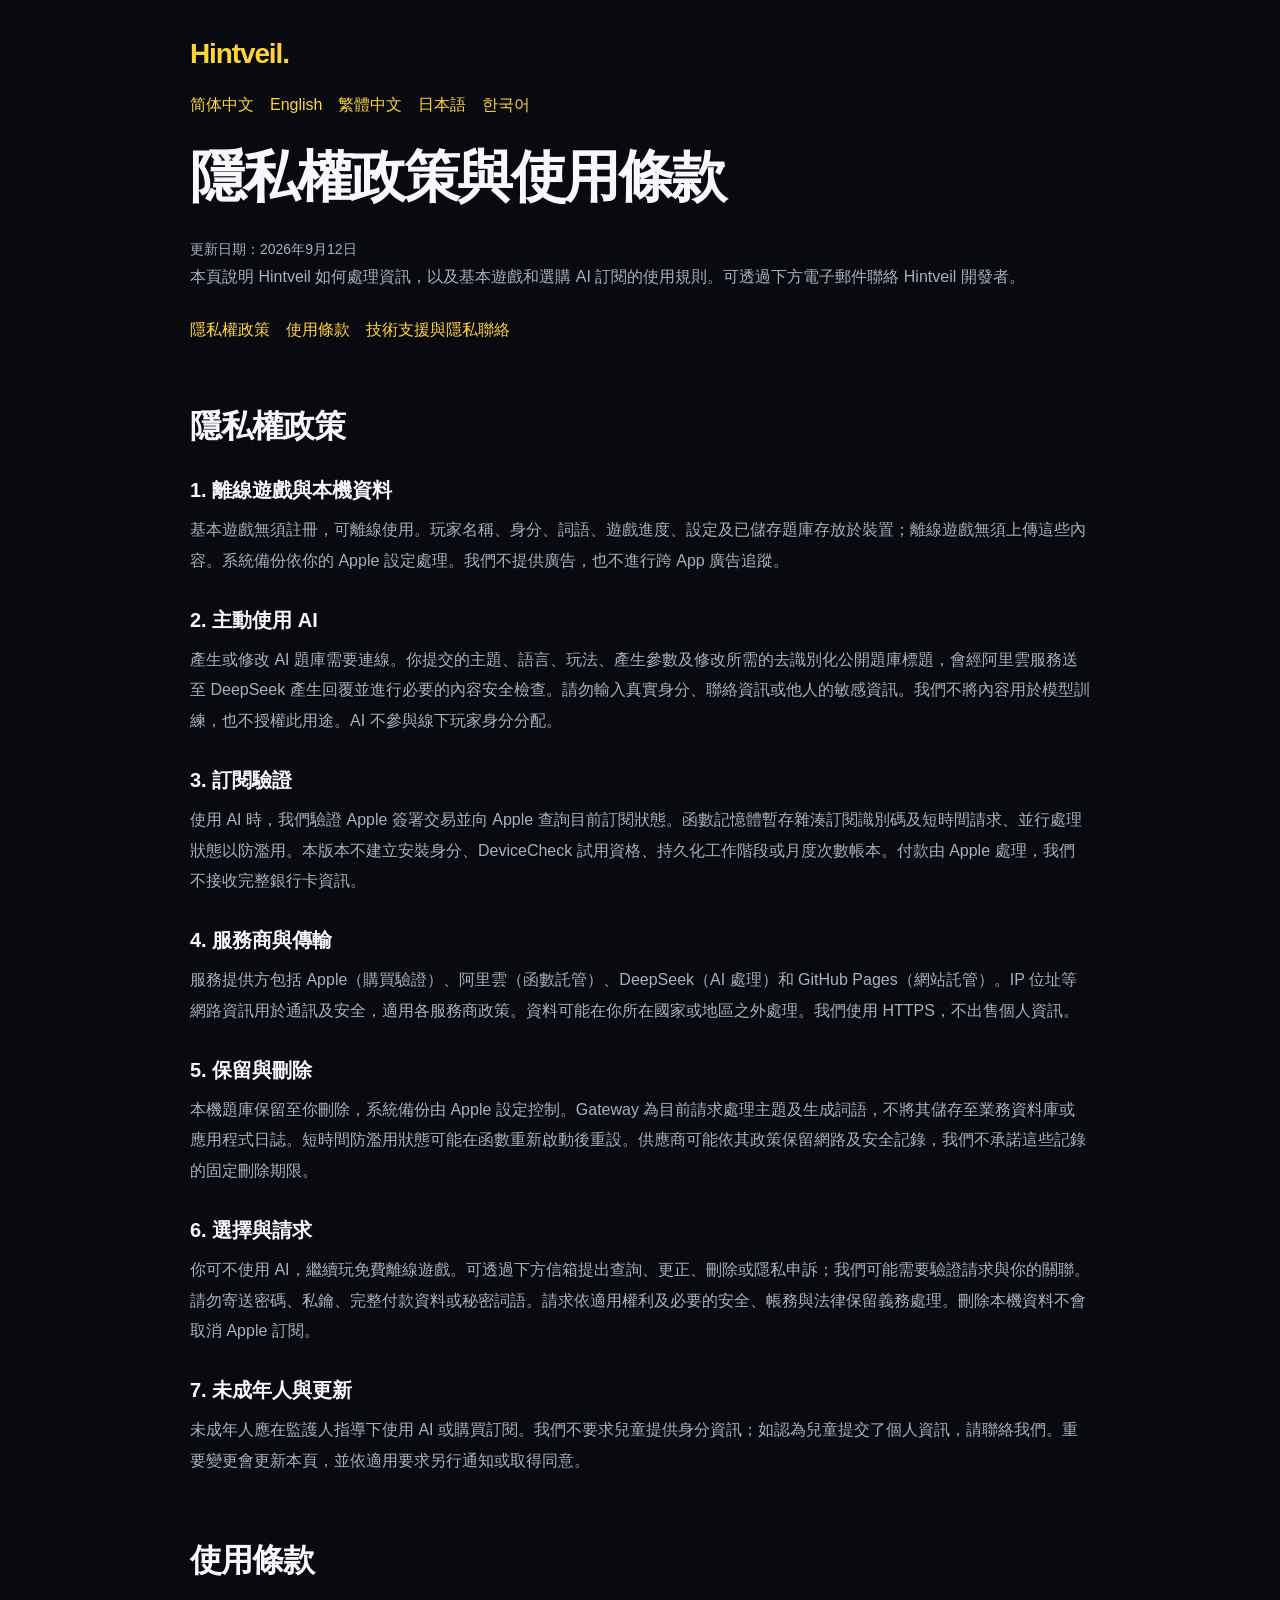
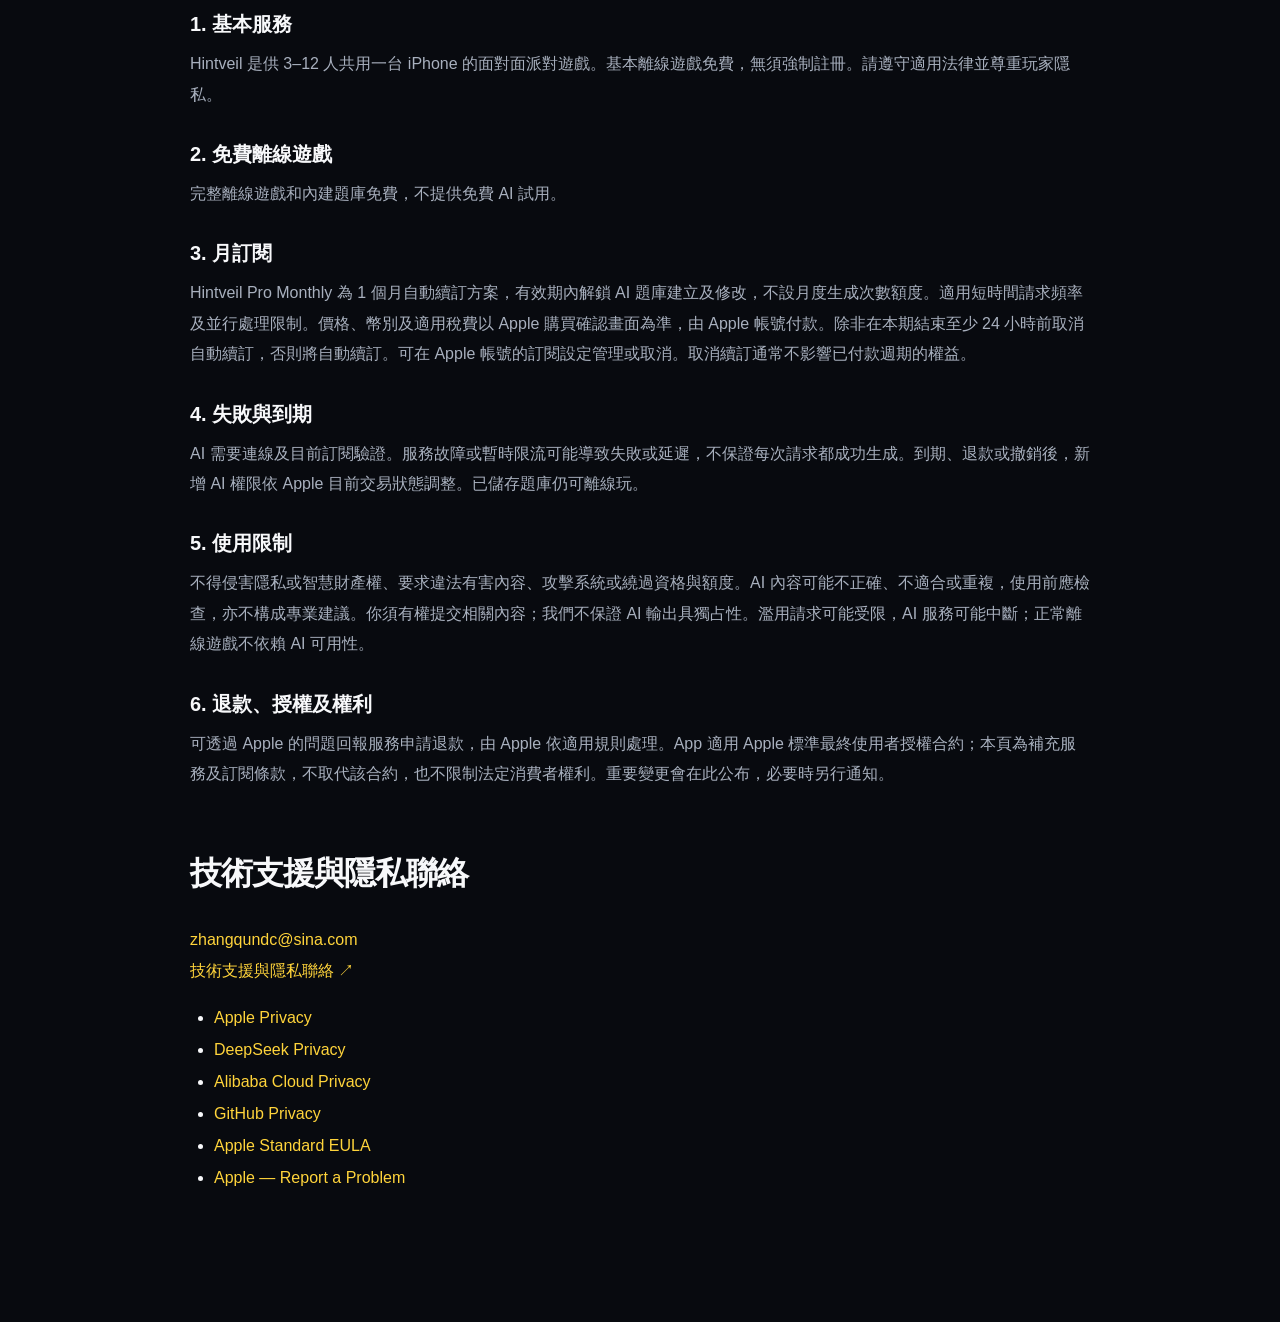
<file: zh-Hant/legal.html>
<!doctype html><html lang="zh-Hant"><head><meta charset="utf-8"><meta name="viewport" content="width=device-width,initial-scale=1"><title>Hintveil — 隱私權政策與使用條款</title><meta name="description" content="本頁說明 Hintveil 如何處理資訊，以及基本遊戲和選購 AI 訂閱的使用規則。可透過下方電子郵件聯絡 Hintveil 開發者。"><link rel="canonical" href="https://zhangqun2009-netizen.github.io/Hintveil-website/zh-Hant/legal.html"><link rel="alternate" hreflang="zh-Hans" href="https://zhangqun2009-netizen.github.io/Hintveil-website/legal.html"><link rel="alternate" hreflang="en" href="https://zhangqun2009-netizen.github.io/Hintveil-website/en/legal.html"><link rel="alternate" hreflang="zh-Hant" href="https://zhangqun2009-netizen.github.io/Hintveil-website/zh-Hant/legal.html"><link rel="alternate" hreflang="ja" href="https://zhangqun2009-netizen.github.io/Hintveil-website/ja/legal.html"><link rel="alternate" hreflang="ko" href="https://zhangqun2009-netizen.github.io/Hintveil-website/ko/legal.html"><link rel="stylesheet" href="../styles.css"><style>.legal{max-width:900px;padding-top:40px;padding-bottom:64px}.legal h1{font-size:clamp(2rem,5vw,3.5rem);margin-bottom:24px}.legal h2{font-size:2rem;margin-bottom:32px}.legal h3{font-size:1.25rem;margin:32px 0 12px}.legal p{line-height:1.9;overflow-wrap:anywhere}.legal nav{display:flex;flex-wrap:wrap;gap:16px;margin:24px 0}.legal a{color:var(--yellow,#FFD43B)}.legal section{scroll-margin-top:24px}.legal ul{padding-left:24px;line-height:2}.legal .support-section{margin-top:64px}.legal a:focus-visible{outline:2px solid currentColor;outline-offset:4px}</style></head><body><main class="wrap legal" id="main"><a href="../index.html" class="brand">Hintveil.</a><nav aria-label="Language"><a href="../legal.html" lang="zh-Hans" hreflang="zh-Hans">简体中文</a><a href="../en/legal.html" lang="en" hreflang="en">English</a><a href="../zh-Hant/legal.html" lang="zh-Hant" hreflang="zh-Hant" aria-current="page">繁體中文</a><a href="../ja/legal.html" lang="ja" hreflang="ja">日本語</a><a href="../ko/legal.html" lang="ko" hreflang="ko">한국어</a></nav><h1>隱私權政策與使用條款</h1><p class="small">更新日期：2026年9月12日</p><p>本頁說明 Hintveil 如何處理資訊，以及基本遊戲和選購 AI 訂閱的使用規則。可透過下方電子郵件聯絡 Hintveil 開發者。</p><nav><a href="#privacy">隱私權政策</a><a href="#terms">使用條款</a><a href="#contact">技術支援與隱私聯絡</a></nav><section id="privacy" class="support-section"><h2>隱私權政策</h2><article><h3>1. 離線遊戲與本機資料</h3><p>基本遊戲無須註冊，可離線使用。玩家名稱、身分、詞語、遊戲進度、設定及已儲存題庫存放於裝置；離線遊戲無須上傳這些內容。系統備份依你的 Apple 設定處理。我們不提供廣告，也不進行跨 App 廣告追蹤。</p></article><article><h3>2. 主動使用 AI</h3><p>產生或修改 AI 題庫需要連線。你提交的主題、語言、玩法、產生參數及修改所需的去識別化公開題庫標題，會經阿里雲服務送至 DeepSeek 產生回覆並進行必要的內容安全檢查。請勿輸入真實身分、聯絡資訊或他人的敏感資訊。我們不將內容用於模型訓練，也不授權此用途。AI 不參與線下玩家身分分配。</p></article><article><h3>3. 訂閱驗證</h3><p>使用 AI 時，我們驗證 Apple 簽署交易並向 Apple 查詢目前訂閱狀態。函數記憶體暫存雜湊訂閱識別碼及短時間請求、並行處理狀態以防濫用。本版本不建立安裝身分、DeviceCheck 試用資格、持久化工作階段或月度次數帳本。付款由 Apple 處理，我們不接收完整銀行卡資訊。</p></article><article><h3>4. 服務商與傳輸</h3><p>服務提供方包括 Apple（購買驗證）、阿里雲（函數託管）、DeepSeek（AI 處理）和 GitHub Pages（網站託管）。IP 位址等網路資訊用於通訊及安全，適用各服務商政策。資料可能在你所在國家或地區之外處理。我們使用 HTTPS，不出售個人資訊。</p></article><article><h3>5. 保留與刪除</h3><p>本機題庫保留至你刪除，系統備份由 Apple 設定控制。Gateway 為目前請求處理主題及生成詞語，不將其儲存至業務資料庫或應用程式日誌。短時間防濫用狀態可能在函數重新啟動後重設。供應商可能依其政策保留網路及安全記錄，我們不承諾這些記錄的固定刪除期限。</p></article><article><h3>6. 選擇與請求</h3><p>你可不使用 AI，繼續玩免費離線遊戲。可透過下方信箱提出查詢、更正、刪除或隱私申訴；我們可能需要驗證請求與你的關聯。請勿寄送密碼、私鑰、完整付款資料或秘密詞語。請求依適用權利及必要的安全、帳務與法律保留義務處理。刪除本機資料不會取消 Apple 訂閱。</p></article><article><h3>7. 未成年人與更新</h3><p>未成年人應在監護人指導下使用 AI 或購買訂閱。我們不要求兒童提供身分資訊；如認為兒童提交了個人資訊，請聯絡我們。重要變更會更新本頁，並依適用要求另行通知或取得同意。</p></article></section><section id="terms" class="support-section"><h2>使用條款</h2><article><h3>1. 基本服務</h3><p>Hintveil 是供 3–12 人共用一台 iPhone 的面對面派對遊戲。基本離線遊戲免費，無須強制註冊。請遵守適用法律並尊重玩家隱私。</p></article><article><h3>2. 免費離線遊戲</h3><p>完整離線遊戲和內建題庫免費，不提供免費 AI 試用。</p></article><article><h3>3. 月訂閱</h3><p>Hintveil Pro Monthly 為 1 個月自動續訂方案，有效期內解鎖 AI 題庫建立及修改，不設月度生成次數額度。適用短時間請求頻率及並行處理限制。價格、幣別及適用稅費以 Apple 購買確認畫面為準，由 Apple 帳號付款。除非在本期結束至少 24 小時前取消自動續訂，否則將自動續訂。可在 Apple 帳號的訂閱設定管理或取消。取消續訂通常不影響已付款週期的權益。</p></article><article><h3>4. 失敗與到期</h3><p>AI 需要連線及目前訂閱驗證。服務故障或暫時限流可能導致失敗或延遲，不保證每次請求都成功生成。到期、退款或撤銷後，新增 AI 權限依 Apple 目前交易狀態調整。已儲存題庫仍可離線玩。</p></article><article><h3>5. 使用限制</h3><p>不得侵害隱私或智慧財產權、要求違法有害內容、攻擊系統或繞過資格與額度。AI 內容可能不正確、不適合或重複，使用前應檢查，亦不構成專業建議。你須有權提交相關內容；我們不保證 AI 輸出具獨占性。濫用請求可能受限，AI 服務可能中斷；正常離線遊戲不依賴 AI 可用性。</p></article><article><h3>6. 退款、授權及權利</h3><p>可透過 Apple 的問題回報服務申請退款，由 Apple 依適用規則處理。App 適用 Apple 標準最終使用者授權合約；本頁為補充服務及訂閱條款，不取代該合約，也不限制法定消費者權利。重要變更會在此公布，必要時另行通知。</p></article></section><section id="contact" class="support-section"><h2>技術支援與隱私聯絡</h2><p><a href="mailto:zhangqundc@sina.com">zhangqundc@sina.com</a></p><p><a href="support/index.html">技術支援與隱私聯絡 ↗</a></p><ul><li><a href="https://www.apple.com/legal/privacy/">Apple Privacy</a></li><li><a href="https://cdn.deepseek.com/policies/en-US/deepseek-privacy-policy.html">DeepSeek Privacy</a></li><li><a href="https://www.alibabacloud.com/help/en/legal/latest/alibaba-cloud-international-website-privacy-policy">Alibaba Cloud Privacy</a></li><li><a href="https://docs.github.com/en/site-policy/privacy-policies/github-general-privacy-statement">GitHub Privacy</a></li><li><a href="https://www.apple.com/legal/internet-services/itunes/dev/stdeula/">Apple Standard EULA</a></li><li><a href="https://reportaproblem.apple.com/">Apple — Report a Problem</a></li></ul></section></main></body></html>
</file>
<file: styles.css>
:root{--bg:#080a0f;--surface:#10141c;--elevated:#171d27;--yellow:#ffd43b;--cyan:#45d7ff;--text:#f7f8fa;--muted:#a8b0be;--border:rgba(255,255,255,.12);--strong:rgba(255,255,255,.22);--radius:24px;--body:1rem;--h1:clamp(2.25rem,4vw,3.5rem);--h2:clamp(1.75rem,3vw,2.5rem);--space:clamp(24px,5vw,64px)}
*{box-sizing:border-box}html{scroll-behavior:smooth;scroll-padding-top:32px}body{margin:0;background:var(--bg);color:var(--text);font-family:-apple-system,BlinkMacSystemFont,"Segoe UI","PingFang SC","Hiragino Sans","Malgun Gothic",sans-serif;font-size:var(--body);line-height:1.6;-webkit-font-smoothing:antialiased}a{color:inherit;text-decoration:none}button,summary,a{-webkit-tap-highlight-color:transparent}a,summary{touch-action:manipulation}a:focus-visible,summary:focus-visible{outline:2px solid var(--yellow);outline-offset:6px}::selection{color:var(--bg);background:var(--yellow)}img{max-width:100%;display:block}p,h1,h2,h3,figure{margin:0}p{color:var(--muted)}h1,h2,h3{line-height:1.25;text-wrap:balance}h1{font-size:var(--h1);font-weight:700;letter-spacing:-.045em}h2{font-size:var(--h2);letter-spacing:-.035em;font-weight:600}h3{font-size:1.375rem;font-weight:600}em{font-style:normal;color:var(--yellow)}.wrap{width:min(1248px,100% - var(--space)*2);margin-inline:auto}.header{display:flex;align-items:center;gap:32px;padding-block:24px;border-bottom:1px solid var(--border);position:relative;z-index:3}.brand{font-size:1.75rem;font-weight:750;letter-spacing:-.04em;display:flex;align-items:center;gap:12px;line-height:1}.brand img{border-radius:10px}.brand-period{color:var(--yellow);margin-left:-10px}.main-nav{display:flex;gap:32px;margin-left:auto;font-size:.875rem}.main-nav a:hover,.footer a:hover{color:var(--yellow)}[aria-current=page]{color:var(--yellow)}.language{font-size:.875rem;position:relative}.language summary{list-style:none;cursor:pointer;border:1px solid var(--border);border-radius:999px;padding:8px 16px;display:flex;gap:8px;align-items:center;min-height:44px}.language summary::-webkit-details-marker{display:none}.language nav{position:absolute;right:0;top:calc(100% + 8px);width:180px;background:var(--elevated);border:1px solid var(--strong);border-radius:16px;padding:8px;box-shadow:0 12px 32px #00000047}.language nav a{display:block;padding:8px 12px;border-radius:10px}.language nav a:hover{background:var(--surface);color:var(--yellow)}.skip{position:absolute;left:16px;top:-80px;padding:12px;background:var(--yellow);color:var(--bg);z-index:10}.skip:focus{top:16px}.hero{min-height:680px;display:grid;grid-template-columns:1.18fr 1fr;align-items:center;gap:24px;padding-block:64px}.eyebrow{font-size:.875rem;letter-spacing:.1em;font-weight:500;color:var(--muted);margin-bottom:24px;display:flex;align-items:center;gap:12px}.tiny-line{width:24px;height:1px;background:var(--yellow)}.lede{font-size:1.125rem;line-height:1.8;margin-top:24px;max-width:520px}.hero-actions{margin-top:40px;display:flex;align-items:center;flex-wrap:wrap;gap:24px}.button{display:inline-flex;align-items:center;justify-content:space-between;gap:32px;min-height:56px;padding:16px 24px;border-radius:999px;background:var(--yellow);color:var(--bg);font-weight:650;line-height:1.5;transition:transform .2s,filter .2s}.button:hover{transform:translateY(-2px);filter:brightness(1.06)}.availability{font-size:.875rem;color:var(--muted);display:inline-block}.hero-art{position:relative;display:flex;align-items:center;justify-content:center;min-height:510px;border-left:1px solid var(--border);isolation:isolate}.emblem{width:90%;height:470px;object-fit:contain;animation:float 9s ease-in-out infinite}.art-label{position:absolute;top:0;right:0;font-size:.75rem;letter-spacing:.12em;color:var(--muted)}.art-coordinate{position:absolute;bottom:4px;left:24px;font-size:.75rem;color:var(--muted);font-variant-numeric:tabular-nums}.art-caption{position:absolute;bottom:0;right:0;font-size:.875rem;color:var(--muted)}.stats{display:grid;grid-template-columns:repeat(3,1fr);border-block:1px solid var(--border);padding-block:32px}.stats div{display:flex;align-items:center;justify-content:center;gap:20px;border-right:1px solid var(--border)}.stats div:last-child{border:0}.stats strong{font-size:2.5rem;line-height:1.2;font-weight:500;letter-spacing:-.04em}.stats span{font-size:.875rem;color:var(--muted);max-width:160px}.modes-section{padding-block:clamp(64px,8vw,128px)}.section-head{display:grid;grid-template-columns:1fr 2fr;gap:32px;margin-bottom:48px}.modes{display:grid;grid-template-columns:1fr 1fr;gap:24px}.mode{background:var(--surface);border:1px solid var(--border);border-radius:var(--radius);padding:32px;transition:border-color .2s,transform .2s}.mode:hover{border-color:var(--strong);transform:translateY(-4px)}.mode-top{display:flex;align-items:start;justify-content:space-between;gap:24px;margin-bottom:48px}.mode-top .eyebrow{color:var(--yellow);letter-spacing:.05em}.mode-glyph{font-size:3.5rem;line-height:1;color:var(--muted);font-weight:300}.mode p{margin-top:16px;max-width:480px}.how-section{display:grid;grid-template-columns:1fr 1fr;gap:64px;align-items:center;padding-bottom:96px}.screen-stage{background:var(--surface);border-radius:var(--radius);padding:48px 24px 24px;border:1px solid var(--border)}.screen-stage figure{max-width:280px;margin:auto}.app-screen{width:100%;height:auto;border:1px solid var(--strong);border-radius:24px;box-shadow:0 12px 32px #00000047}.screen-stage figcaption{text-align:center;color:var(--muted);font-size:.75rem;margin-top:24px}.steps{list-style:none;margin:32px 0 0;padding:0}.steps li{display:flex;gap:24px;padding-block:24px;border-bottom:1px solid var(--border)}.steps li:last-child{border-bottom:0}.step-number{color:var(--yellow);font-size:.875rem;padding-top:4px;font-variant-numeric:tabular-nums}.steps h3{font-size:1.125rem;margin-bottom:8px}.ai-section{border-block:1px solid var(--border);padding-block:64px}.ai-section .eyebrow{color:var(--cyan)}.ai-grid{display:grid;grid-template-columns:1fr 1fr;gap:64px}.ai-grid .lede{margin-top:0}.small{font-size:.875rem;line-height:1.7;margin-top:16px}.closing{text-align:center;padding-block:96px}.closing .eyebrow{justify-content:center;letter-spacing:0}.closing h2{font-size:var(--h1)}.closing p:not(.eyebrow){margin:24px auto 32px;max-width:580px}.closing .availability{border:1px solid var(--strong);border-radius:999px;padding:12px 24px}.footer{display:flex;justify-content:space-between;align-items:start;gap:32px;padding-block:40px;border-top:1px solid var(--border)}.footer .brand{font-size:1.375rem}.footer p{font-size:.875rem;margin-top:16px}.footer-links{display:flex;gap:24px;flex-wrap:wrap;justify-content:flex-end;font-size:.875rem;max-width:440px}.footer-links span{width:100%;text-align:right;color:var(--muted);font-size:.75rem}.support-hero{padding-block:80px 64px}.support-hero .lede{max-width:680px}.quick-links{display:grid;grid-template-columns:repeat(3,1fr);gap:16px;margin-top:48px}.quick-links a{display:flex;align-items:center;gap:16px;border:1px solid var(--border);background:var(--surface);border-radius:16px;padding:20px 24px}.quick-links a:hover{border-color:var(--yellow)}.quick-links a span:first-child{font-size:.875rem;color:var(--muted)}.quick-links a span:last-child{margin-left:auto;color:var(--yellow)}.support-layout{display:grid;grid-template-columns:240px minmax(0,1fr);gap:64px;border-top:1px solid var(--border);padding-top:64px;padding-bottom:64px}.support-layout aside{position:sticky;top:32px;align-self:start;display:flex;flex-direction:column;gap:16px;font-size:.875rem}.support-layout aside .eyebrow{font-size:.75rem;margin-bottom:16px}.support-layout aside a:hover{color:var(--yellow)}.support-section{margin-bottom:64px;scroll-margin-top:32px}.support-section h2{margin-bottom:32px}.support-section .steps{margin-top:0}.faq-list{border-top:1px solid var(--border)}.faq{border-bottom:1px solid var(--border)}.faq summary{cursor:pointer;list-style:none;display:flex;justify-content:space-between;align-items:center;gap:24px;padding-block:24px;font-weight:500;font-size:1.125rem;line-height:1.6}.faq summary::-webkit-details-marker{display:none}.faq summary span{font-size:1.375rem;color:var(--yellow);flex-shrink:0;transition:transform .2s}.faq[open] summary span{transform:rotate(45deg)}.faq p{padding:0 32px 24px 0;line-height:1.9}.contact{padding:40px;background:var(--surface);border-radius:24px;border:1px solid var(--border);margin-bottom:0}.contact .button{margin-top:32px}.contact .email{display:block;margin-top:16px;color:var(--yellow);overflow-wrap:anywhere}.contact-missing{margin-top:24px;border-top:1px solid var(--border);padding-top:24px}@keyframes float{0%,100%{transform:translateY(0) rotate(-3deg)}50%{transform:translateY(-12px) rotate(2deg)}}
@media(min-width:1600px){.hero{min-height:760px}.emblem{height:520px}}
@media(max-width:1000px){.hero{min-height:600px;grid-template-columns:1.2fr 1fr}.hero-art{min-height:400px}.emblem{height:340px}.art-label{font-size:.75rem;max-width:220px;text-align:right}.stats div{gap:12px}.stats strong{font-size:2.25rem}.how-section{gap:32px}.support-layout{grid-template-columns:160px minmax(0,1fr);gap:32px}.quick-links a{padding:16px}.ai-grid{gap:32px}}
@media(max-width:700px){.header{gap:16px;flex-wrap:wrap;padding-block:16px}.brand{font-size:1.375rem;gap:8px}.brand img{width:32px;height:32px}.brand-period{margin-left:-6px}.language{margin-left:auto}.main-nav{order:3;width:100%;margin:0;gap:24px;padding-top:8px}.hero{grid-template-columns:1fr;padding-top:48px;gap:32px;min-height:auto}.hero h1{font-size:clamp(2rem,6.9vw,3rem);letter-spacing:-.035em}.hero-copy .eyebrow{font-size:.75rem}.hero-actions{margin-top:32px;gap:16px}.hero-art{border-left:0;min-height:340px;border-top:1px solid var(--border);padding-top:24px}.art-label{top:16px;font-size:.75rem}.emblem{height:300px;width:85%}.art-coordinate{left:0}.art-caption{font-size:.75rem}.lede{font-size:1rem}.stats{padding-block:24px;gap:8px}.stats div{flex-direction:column;gap:8px;padding-inline:4px;text-align:center}.stats strong{font-size:1.75rem}.stats span{font-size:.75rem}.section-head{grid-template-columns:1fr;gap:0;margin-bottom:32px}.modes{grid-template-columns:1fr}.mode{padding:24px}.mode-top{margin-bottom:32px}.how-section{grid-template-columns:1fr;padding-bottom:64px;gap:40px}.how-copy{order:1}.screen-stage{order:2}.screen-stage figure{max-width:240px}.steps li{gap:16px}.ai-grid{grid-template-columns:1fr;gap:24px}.closing{padding-block:64px}.footer{flex-direction:column}.footer-links{justify-content:flex-start}.footer-links span{text-align:left}.support-hero{padding-top:48px}.support-hero h1{font-size:2.25rem}.quick-links{grid-template-columns:1fr;gap:12px;margin-top:32px}.support-layout{grid-template-columns:1fr;padding-top:40px}.support-layout aside{display:none}.contact{padding:24px}.faq summary{font-size:1rem}.faq p{padding-right:0}.eyebrow{letter-spacing:.05em}.support-section{margin-bottom:48px}}
@media(prefers-reduced-motion:reduce){html{scroll-behavior:auto}*,*:before,*:after{animation:none!important;transition:none!important}}
</file>
